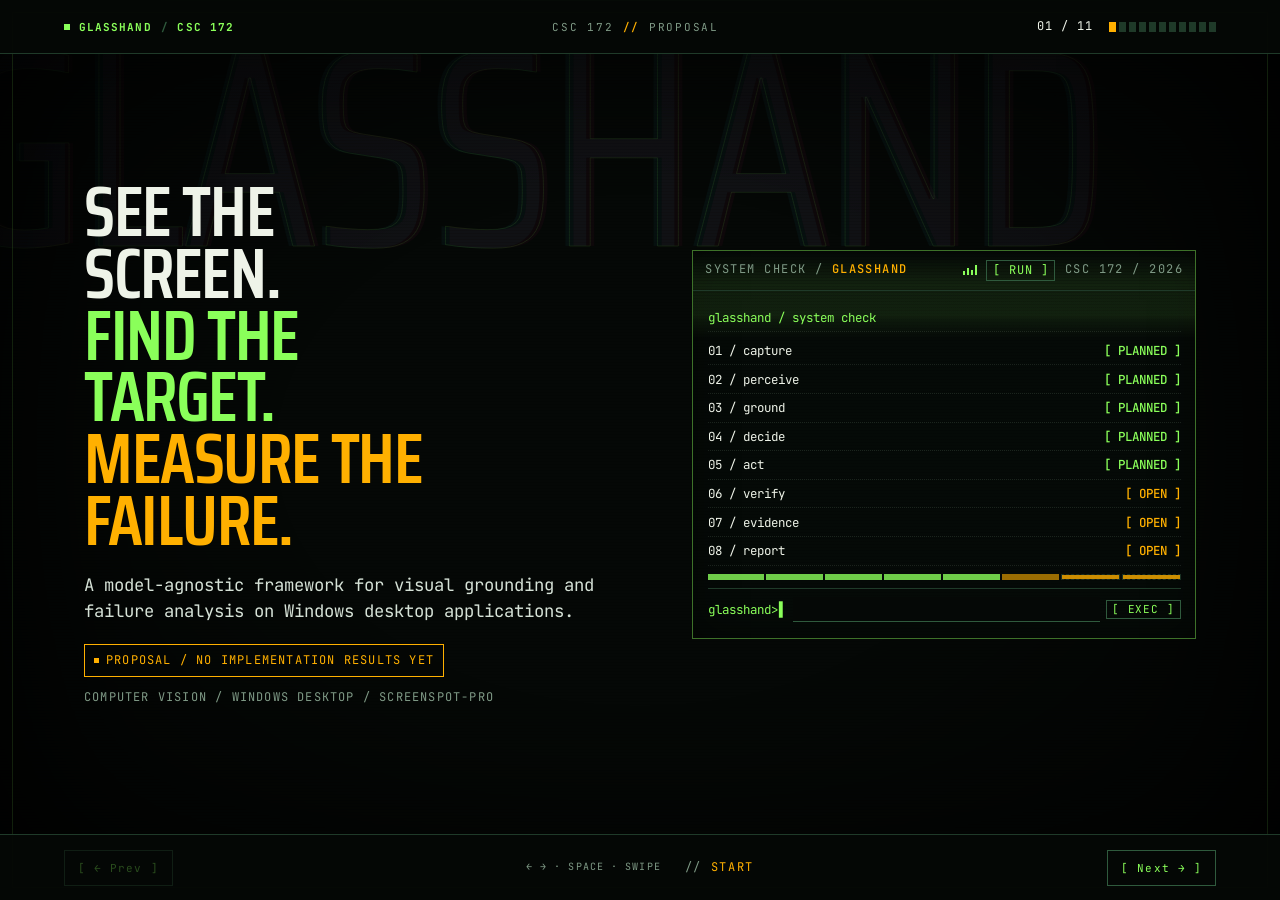
<file: presentation/index.html>
<!doctype html>
<html lang="en">
<head>
  <meta charset="utf-8">
  <meta name="viewport" content="width=device-width, initial-scale=1">
  <meta name="theme-color" content="#050806">
  <meta name="description" content="Proposal deck: a model-agnostic Computer Vision framework for Windows desktop automation, evaluated on ScreenSpot-Pro and analyzed with a CART decision tree.">
  <meta name="status" content="proposal">
  <title>Computer Vision–Driven Desktop Automation — CSC 172</title>
  <link rel="icon" type="image/svg+xml" href="favicon.svg">
  <link rel="stylesheet" href="tokens.css">
  <link rel="preconnect" href="https://fonts.googleapis.com">
  <link rel="preconnect" href="https://fonts.gstatic.com" crossorigin>
  <link href="https://fonts.googleapis.com/css2?family=Saira+Condensed:wght@400;500;600;700&family=JetBrains+Mono:wght@400;500;700&display=swap" rel="stylesheet">
  <style>
    /* ------------------------------------------------------------------
       Base and browser surfaces
       ------------------------------------------------------------------ */
    *{box-sizing:border-box}
    .sr-only{position:absolute;width:1px;height:1px;padding:0;margin:-1px;overflow:hidden;clip:rect(0,0,0,0);white-space:nowrap;border:0}
    html{scroll-behavior:smooth;scrollbar-width:thin;scrollbar-color:var(--phosphor-dim) var(--void)}
    body{
      margin:0;background:var(--void);color:var(--cream);
      font-family:var(--mono);font-size:clamp(16px,1.1vw,17px);line-height:1.65;font-weight:400;
      -webkit-font-smoothing:antialiased;text-rendering:optimizeLegibility;
      overflow-x:hidden;
    }
    ::selection{background:var(--phosphor);color:var(--void)}
    :focus-visible{outline:2px solid var(--amber);outline-offset:4px}
    ::-webkit-scrollbar{width:10px;height:10px}
    ::-webkit-scrollbar-track{background:var(--void)}
    ::-webkit-scrollbar-thumb{background:var(--line-2);border:2px solid var(--void)}
    a{color:var(--phosphor);text-decoration:underline;text-decoration-thickness:1px;text-underline-offset:.18em}
    a:hover{background:var(--phosphor);color:var(--void);text-decoration:none}
    button{font:inherit;color:inherit}
    h1,h2,h3,p{margin-top:0}
    h1,h2{font-family:var(--display);font-weight:600;text-transform:uppercase;text-wrap:balance;color:var(--cream)}
    h1{font-size:clamp(3.1rem,5.5vw,5.8rem);line-height:.88;letter-spacing:-.02em;margin:0 0 1.2rem;max-width:11ch}
    h2{font-size:clamp(2.4rem,4.6vw,4.6rem);line-height:.94;letter-spacing:-.02em;margin:0 0 1.1rem;max-width:18ch;text-wrap:balance}
    h3{font-family:var(--mono);font-size:clamp(.95rem,1.1vw,1.08rem);line-height:1.3;letter-spacing:.02em;text-transform:uppercase;font-weight:700;color:var(--cream);margin:0 0 .45rem}
    p{max-width:var(--measure);color:var(--body);margin:0 0 1rem}
    .phosphor{color:var(--phosphor)}
    .amber{color:var(--amber)}
    .lead{font-size:clamp(1.05rem,1.35vw,1.32rem);line-height:1.55;color:#d6e2d7;max-width:66ch;margin-bottom:1.2rem}
    .small{font-size:clamp(.86rem,.95vw,.96rem);line-height:1.6;color:var(--body)}
    .muted{color:var(--muted)}
    .boot-mask{
      position:fixed;inset:0;z-index:9999;background:var(--void);pointer-events:none;
      animation:bootMask .5s var(--ease) .04s both;
    }
    @keyframes bootMask{0%,50%{opacity:1;visibility:visible}100%{opacity:0;visibility:hidden}}

    /* ------------------------------------------------------------------
       CRT atmosphere
       The ghost, scanlines, roll, and vignette are fixed behind the deck.
       They never cover the content, so body copy keeps its contrast.
       ------------------------------------------------------------------ */
    .crt-ghost{
      position:fixed;left:-4vw;top:4vh;z-index:0;pointer-events:none;user-select:none;
      font-family:var(--display);font-size:clamp(12rem,22vw,24rem);line-height:.8;letter-spacing:-.02em;
      color:transparent;-webkit-text-stroke:1px rgba(138,255,90,.10);
      text-shadow:4px 0 rgba(255,46,136,.04),-4px 0 rgba(53,231,255,.04);
      white-space:nowrap;transition:opacity .7s var(--ease);
    }
    body:not([data-slide="1"]) .crt-ghost{opacity:.45}
    .crt-roll{
      position:fixed;left:0;right:0;top:-180px;height:180px;z-index:2;pointer-events:none;
      background:linear-gradient(180deg,transparent,rgba(138,255,90,.05),transparent);
      animation:roll 9s linear infinite;
    }
    @keyframes roll{to{transform:translateY(120vh)}}
    .crt-scanlines{
      position:fixed;inset:0;z-index:3;pointer-events:none;
      background:repeating-linear-gradient(0deg,rgba(0,0,0,.22) 0 1px,transparent 1px 3px);
      opacity:.5;
    }
    .crt-vignette{
      position:fixed;inset:0;z-index:3;pointer-events:none;
      background:radial-gradient(ellipse at center,transparent 40%,rgba(0,0,0,.72) 100%);
      box-shadow:inset 0 0 160px rgba(0,0,0,.85);
    }
    .crt-edge{position:fixed;inset:12px;z-index:3;border:1px solid rgba(138,255,90,.12);pointer-events:none}

    /* ------------------------------------------------------------------
       Fixed terminal chrome
       ------------------------------------------------------------------ */
    .top{
      position:fixed;inset:0 0 auto;z-index:30;height:var(--top-h);
      display:flex;align-items:center;justify-content:space-between;gap:1rem;
      padding:0 var(--gutter);border-bottom:1px solid var(--line);
      background:rgba(5,8,6,.94);font-size:11px;letter-spacing:.12em;text-transform:uppercase;color:var(--muted);
    }
    .brand{display:flex;align-items:center;gap:.55rem;color:var(--phosphor);font-weight:700;letter-spacing:.1em;white-space:nowrap}
    .brand .dot{width:6px;height:6px;background:var(--phosphor)}
    .brand .slash{color:var(--line-2)}
    .top-mid{color:var(--muted);letter-spacing:.16em;white-space:nowrap}
    .top-mid b{color:var(--amber);font-weight:500}
    .top-right{display:flex;align-items:center;gap:1rem}
    #count{color:var(--cream);font-size:12px;letter-spacing:.08em;white-space:nowrap}
    .progress{display:flex;align-items:center;gap:3px}
    .progress .seg{appearance:none;border:0;padding:0;display:block;width:7px;height:10px;background:var(--line);cursor:pointer;transition:background .3s var(--ease),transform .3s var(--ease),opacity .3s var(--ease)}
    .progress .seg.on{background:var(--phosphor)}
    .progress .seg.current{background:var(--amber);animation:segPulse 2.4s ease-in-out infinite}
    .progress .seg:hover{background:var(--cream);transform:scaleY(1.25)}
    .progress .seg:focus-visible{outline:2px solid var(--amber);outline-offset:3px}
    .controls{
      position:fixed;inset:auto 0 0;z-index:30;height:var(--bar-h);
      display:flex;align-items:center;justify-content:space-between;gap:1rem;
      padding:0 var(--gutter);border-top:1px solid var(--line);
      background:rgba(5,8,6,.94);font-size:11px;letter-spacing:.1em;text-transform:uppercase;
    }
    .controls button{
      appearance:none;border:1px solid var(--line-2);background:transparent;color:var(--phosphor);
      padding:.5rem .8rem;font-size:11px;letter-spacing:.1em;cursor:pointer;
      transition:background .2s var(--ease),color .2s var(--ease),border-color .2s var(--ease);
    }
    .controls button:hover:not(:disabled){background:var(--phosphor);color:var(--void);border-color:var(--phosphor)}
    .controls button:disabled{opacity:.28;cursor:not-allowed}
    .control-mid{display:flex;align-items:center;justify-content:center;gap:1.5rem;min-width:0}
    .keys{color:var(--muted);font-size:10px;white-space:nowrap}
    #label{color:var(--amber);font-size:12px;letter-spacing:.14em;white-space:nowrap}
    #label::before{content:"// ";color:var(--muted)}

    /* ------------------------------------------------------------------
       Slide frame and entrances
       ------------------------------------------------------------------ */
    main{position:relative;z-index:10}
    .slide{
      min-height:100svh;width:100%;margin:0;display:none;align-items:center;position:relative;
      padding:calc(var(--top-h) + 1.8rem) var(--gutter) calc(var(--bar-h) + 1.5rem);
    }
    .slide.active{display:flex}
    .slide.active .inner{animation:slideIn .5s var(--ease) both}
    @keyframes slideIn{from{opacity:0;transform:translateY(10px)}to{opacity:1;transform:none}}
    .slide.cover{padding:0;align-items:stretch}
    .slide.cover.active .cover-inner{animation:crtOn .55s var(--ease) both}
    @keyframes crtOn{
      0%{opacity:0;filter:brightness(2.2) blur(3px);clip-path:inset(0 0 100% 0)}
      45%{opacity:1;filter:brightness(1.25) blur(.6px);clip-path:inset(0)}
      100%{opacity:1;filter:none;clip-path:inset(0)}
    }
    .inner{width:min(100%,1180px);margin:0 auto;position:relative;z-index:10}
    .cover-inner{
      width:min(100%,1240px);margin:0 auto;min-height:100svh;position:relative;z-index:10;
      display:grid;grid-template-columns:1.05fr .95fr;gap:clamp(2rem,4vw,4rem);align-items:center;
      padding:calc(var(--top-h) + 1.6rem) var(--gutter) calc(var(--bar-h) + 1.6rem);
    }
    .cover-copy{min-width:0}
    .cover-line{display:block}
    .cover-copy .lead{max-width:52ch}
    .cover-status{display:flex;flex-wrap:wrap;align-items:center;gap:.7rem 1rem;margin-top:1rem}
    .status-chip{
      display:inline-flex;align-items:center;gap:.45rem;border:1px solid var(--amber);color:var(--amber);
      padding:.35rem .55rem;font-size:12px;letter-spacing:.1em;text-transform:uppercase;background:rgba(5,8,6,.45);
    }
    .status-chip::before{content:"";width:5px;height:5px;background:var(--amber)}
    .status-line{font-size:12px;letter-spacing:.1em;text-transform:uppercase;color:var(--muted)}

    /* ------------------------------------------------------------------
       Boot panel: the cover's demonstration of the loop
       ------------------------------------------------------------------ */
    .boot-panel{
      position:relative;align-self:center;border:1px solid rgba(138,255,90,.42);
      background:rgba(6,12,8,.9);box-shadow:inset 0 0 40px rgba(0,0,0,.5);overflow:hidden;
    }
    .boot-panel::before{
      content:"";position:absolute;left:0;right:0;top:0;height:18%;z-index:0;pointer-events:none;
      background:linear-gradient(180deg,transparent,rgba(138,255,90,.10),transparent);
      animation:bootScan 4.2s linear infinite;
    }
    .boot-panel::after{
      content:"";position:absolute;inset:0;pointer-events:none;
      background:repeating-linear-gradient(0deg,rgba(0,0,0,.16) 0 1px,transparent 1px 3px);
    }
    @keyframes bootScan{0%{transform:translateY(-120%)}100%{transform:translateY(650%)}}
    .boot-signal{display:inline-flex;align-items:flex-end;gap:2px;height:10px}
    .boot-signal i{display:block;width:2px;background:var(--phosphor);animation:signalBars 1.4s ease-in-out infinite;transform-origin:bottom}
    .boot-signal i:nth-child(1){height:4px;animation-delay:0s}
    .boot-signal i:nth-child(2){height:7px;animation-delay:.12s}
    .boot-signal i:nth-child(3){height:5px;animation-delay:.24s}
    .boot-signal i:nth-child(4){height:10px;animation-delay:.36s}
    @keyframes signalBars{0%,100%{transform:scaleY(.4);opacity:.5}50%{transform:scaleY(1);opacity:1}}
    .panel-head{
      display:flex;align-items:center;justify-content:space-between;gap:1rem;
      padding:.55rem .75rem;border-bottom:1px solid var(--line);
      font-size:12px;letter-spacing:.12em;text-transform:uppercase;color:var(--muted);
    }
    .panel-head b{color:var(--amber);font-weight:500}
    .panel-actions{display:flex;align-items:center;gap:.6rem;min-width:0}
    .panel-head button{
      appearance:none;border:1px solid var(--line-2);background:transparent;color:var(--phosphor);
      padding:.15rem .35rem;font:inherit;font-size:12px;line-height:1.2;letter-spacing:.08em;text-transform:uppercase;white-space:nowrap;cursor:pointer;
      transition:background .2s var(--ease),color .2s var(--ease),border-color .2s var(--ease);
    }
    .panel-head button:hover,.panel-head button:focus-visible{background:var(--phosphor);color:var(--void);border-color:var(--phosphor)}
    .panel-head button:focus-visible{outline:2px solid var(--amber);outline-offset:2px}
    .boot-panel .panel-head,.panel > .panel-head{position:relative;z-index:2}
    .boot-body{padding:.8rem .9rem 1rem;position:relative;z-index:1;font-size:clamp(.78rem,.88vw,.86rem);line-height:1.7}
    .boot-body::before{
      content:"";position:absolute;left:0;right:0;top:0;height:14%;z-index:2;pointer-events:none;
      background:linear-gradient(180deg,transparent,rgba(138,255,90,.08),transparent);
      animation:bootRowScan 3.6s linear infinite;
    }
    @keyframes bootRowScan{0%{transform:translateY(-150%)}100%{transform:translateY(820%)}}
    .boot-line{display:flex;justify-content:space-between;gap:1rem;border-bottom:1px dotted rgba(127,154,134,.18);padding:.2rem 0;opacity:0}
    .boot-panel.booted .boot-line{opacity:1}
    .boot-line b{font-weight:500;color:var(--phosphor)}
    .boot-line.pending b{color:var(--amber)}
    .boot-line.cmd{color:var(--phosphor);margin-bottom:.3rem}
    .boot-console{display:flex;align-items:center;gap:.4rem;margin-top:.5rem;border-top:1px solid var(--line);padding-top:.45rem}
    .boot-console .prompt{color:var(--phosphor);white-space:nowrap;font-size:.78rem}
    .boot-console .prompt::after{content:"▌";margin-left:.12rem;color:var(--phosphor);animation:cursorBlink .9s steps(2,end) infinite}
    @keyframes cursorBlink{0%,45%{opacity:1}46%,100%{opacity:0}}
    .boot-command{
      flex:1;min-width:0;appearance:none;border:0;border-bottom:1px solid var(--line-2);
      background:var(--void);color:var(--cream);font:inherit;font-size:.78rem;padding:.1rem .05rem;caret-color:var(--phosphor);
    }
    .boot-command:focus{outline:none;border-bottom-color:var(--phosphor)}
    .boot-console button{
      appearance:none;border:1px solid var(--line-2);background:transparent;color:var(--phosphor);
      padding:.12rem .3rem;font:inherit;font-size:11px;line-height:1.2;letter-spacing:.08em;text-transform:uppercase;cursor:pointer;
      transition:background .2s var(--ease),color .2s var(--ease);
    }
    .boot-console button:hover,.boot-console button:focus-visible{background:var(--phosphor);color:var(--void);border-color:var(--phosphor)}
    .console-out{margin:.35rem 0 0;min-height:1.15em;font-size:.78rem;line-height:1.4;color:var(--muted);white-space:pre-wrap}
    .console-out:empty{display:none}
    .console-out b{color:var(--phosphor);font-weight:500}
    .boot-bar{display:flex;gap:2px;margin-top:.55rem}
    .boot-bar i{display:block;position:relative;height:6px;flex:1;background:rgba(138,255,90,.14);opacity:.8;overflow:hidden}
    .boot-bar i::after{content:"";position:absolute;inset:0;background:var(--phosphor);transform:scaleX(0);transform-origin:left}
    .boot-panel.booted .boot-bar i::after{transform:scaleX(1)}
    .boot-panel.is-running .boot-bar i::after{animation:bootSegment .12s steps(1,end) both;animation-delay:var(--bar-d,0s)}
    @keyframes bootSegment{0%{transform:scaleX(0)}100%{transform:scaleX(1)}}
    .boot-bar i:nth-child(1){--bar-d:.08s}
    .boot-bar i:nth-child(2){--bar-d:.17s}
    .boot-bar i:nth-child(3){--bar-d:.31s}
    .boot-bar i:nth-child(4){--bar-d:.38s}
    .boot-bar i:nth-child(5){--bar-d:.52s}
    .boot-bar i:nth-child(6){--bar-d:.59s;background:rgba(255,176,0,.16);opacity:.6}
    .boot-bar i:nth-child(7){--bar-d:.74s;background:rgba(255,176,0,.08);border:1px dashed var(--line)}
    .boot-bar i:nth-child(8){--bar-d:.81s;background:transparent;border:1px dashed var(--line)}
    .boot-bar i:nth-child(6)::after,.boot-bar i:nth-child(7)::after,.boot-bar i:nth-child(8)::after{background:var(--amber)}

    /* ------------------------------------------------------------------
       Content primitives
       Rows and readouts replace the old card grid; panels are reserved for
       terminal windows (boot log, schema).
       ------------------------------------------------------------------ */
    .rows{border-top:1px solid var(--line)}
    .row{
      display:grid;grid-template-columns:3.2rem minmax(7rem,.7fr) minmax(0,1.3fr) auto;gap:1rem;
      align-items:start;padding:.85rem 0;border-bottom:1px solid var(--line);
    }
    .row .n{font-family:var(--display);font-size:1.5rem;line-height:1;color:var(--phosphor);letter-spacing:.02em}
    .row h3{margin:0 0 .25rem}
    .row p{margin:0;max-width:66ch;font-size:.9rem;line-height:1.55}
    .row .state{font-size:11px;letter-spacing:.1em;color:var(--amber);text-transform:uppercase;white-space:nowrap;padding-top:.2rem}
    .readout{display:grid;grid-template-columns:repeat(4,1fr);border-top:1px solid var(--line);border-bottom:1px solid var(--line);margin:.95rem 0}
    .readout div{padding:.75rem .8rem;border-right:1px solid var(--line)}
    .readout div:last-child{border-right:0}
    .readout b{display:block;font-family:var(--display);font-size:clamp(2rem,3.4vw,3.4rem);line-height:.9;letter-spacing:-.02em;color:var(--phosphor);font-weight:600}
    .readout span{display:block;margin-top:.35rem;font-size:11px;letter-spacing:.12em;text-transform:uppercase;color:var(--muted)}
    .pipeline{display:grid;grid-template-columns:repeat(6,1fr);gap:.55rem;margin:1.2rem 0 0}
    .node{position:relative;appearance:none;display:block;width:100%;text-align:left;font:inherit;color:inherit;cursor:pointer;border:1px solid var(--line);background:rgba(7,16,10,.78);padding:.7rem .65rem;min-height:7.6rem;overflow:hidden}
    .node > *{position:relative;z-index:1}
    .node .id{display:block;margin-bottom:.35rem;font-size:11px;letter-spacing:.12em;color:var(--muted)}
    .node b{display:block;margin-bottom:.35rem;font-family:var(--display);font-size:clamp(1.05rem,1.4vw,1.45rem);line-height:1;text-transform:uppercase;color:var(--cream);font-weight:600}
    .node small{display:block;font-size:.76rem;line-height:1.4;color:var(--body)}
    .boundaries{display:grid;grid-template-columns:3fr 1fr 2fr;gap:1px;background:var(--line);border:1px solid var(--line);margin-top:1rem}
    .boundaries div{background:rgba(5,8,6,.85);padding:.55rem .7rem;font-size:11px;letter-spacing:.12em;text-transform:uppercase;color:var(--muted)}
    .boundaries b{display:block;margin-bottom:.2rem;color:var(--cream);font-weight:500}
    .channels{display:grid;grid-template-columns:1fr 1fr;gap:1.2rem;margin-top:1rem}
    .channel{display:flex;flex-direction:column;height:100%;border-top:1px solid var(--line-2);padding-top:.8rem;transition:background .25s var(--ease)}
    .channel:hover{background:rgba(138,255,90,.025)}
    .channel .ch-head{display:flex;justify-content:space-between;gap:1rem;margin-bottom:.55rem;font-size:11px;letter-spacing:.1em;text-transform:uppercase;color:var(--muted)}
    .channel .ch-head b{color:var(--phosphor);font-weight:500}
    .channel:nth-child(2) .ch-head b{color:var(--amber)}
    .channel h3{font-family:var(--display);font-size:clamp(1.6rem,2.2vw,2.2rem);line-height:1;text-transform:uppercase;letter-spacing:-.01em;margin-bottom:.55rem}
    .channel p{font-size:.9rem;line-height:1.55;margin-bottom:.55rem}
    .channel ul{list-style:none;padding:0;margin:0;font-size:.8rem;line-height:1.6;color:var(--muted)}
    .channel li::before{content:"+ ";color:var(--phosphor)}
    .channel:nth-child(2) li::before{content:"+ ";color:var(--amber)}
    .channel-flow{position:relative;display:flex;align-items:center;gap:.4rem;margin-top:auto;border-top:1px solid var(--line);padding-top:.7rem;overflow:hidden}
    .channel-flow::after{content:"";position:absolute;top:0;bottom:0;left:0;width:18%;pointer-events:none;background:linear-gradient(90deg,transparent,rgba(138,255,90,.16),transparent);animation:flowScan 3.6s linear infinite}
    .channel:nth-child(2) .channel-flow::after{background:linear-gradient(90deg,transparent,rgba(255,176,0,.16),transparent);animation-delay:-1.2s}
    .channel-flow span{flex:1;text-align:center;border:1px solid var(--line-2);padding:.35rem .3rem;font-size:11px;line-height:1.3;letter-spacing:.08em;text-transform:uppercase;color:var(--body);background:rgba(5,8,6,.45)}
    .channel-flow i{font-style:normal;color:var(--phosphor);font-size:12px;line-height:1}
    .channel:nth-child(2) .channel-flow i{color:var(--amber)}
    .channel-flow span:last-child{color:var(--phosphor);border-color:var(--phosphor)}
    .channel:nth-child(2) .channel-flow span:last-child{color:var(--amber);border-color:var(--amber)}
    .queries{display:grid;gap:.8rem;margin-top:1.1rem}
    .questions-grid{display:grid;grid-template-columns:minmax(0,1.55fr) minmax(280px,.75fr);gap:1.2rem;align-items:start;margin-top:1.1rem}
    .questions-grid .queries{margin-top:0}
    .evidence-panel{display:flex;flex-direction:column;align-self:stretch}
    .evidence-chain{position:relative;padding:.65rem 0 .7rem 1rem;border-top:1px solid var(--line)}
    .evidence-chain::before{content:"";position:absolute;left:0;top:.8rem;bottom:.8rem;border-left:1px solid var(--line-2)}
    .evidence-chain::after{content:"";position:absolute;left:-2px;top:.8rem;width:5px;height:5px;background:var(--amber);animation:evidenceRun 3.8s linear infinite}
    .evidence-chain span{display:block;font-size:11px;line-height:1.35;letter-spacing:.1em;text-transform:uppercase;color:var(--muted)}
    .evidence-chain b{display:block;margin:.1rem 0;font-size:12px;line-height:1.3;letter-spacing:.04em;text-transform:uppercase;color:var(--phosphor);font-weight:500}
    .evidence-chain small{display:block;font-size:11px;line-height:1.4;letter-spacing:.02em;color:var(--muted)}
    .evidence-chain.amber b{color:var(--amber)}
    .evidence-chain.shared b{color:var(--cream)}
    @keyframes evidenceRun{0%{top:.8rem;opacity:0}10%{opacity:1}90%{opacity:1}100%{top:calc(100% - .8rem);opacity:0}}
    .question-basis{position:relative;display:grid;grid-template-columns:repeat(3,minmax(0,1fr));gap:1px;background:var(--line);border:1px solid var(--line);margin-top:1rem;overflow:hidden}
    .question-basis div{background:rgba(5,8,6,.9);padding:.55rem .65rem}
    .question-basis span{display:block;font-size:11px;line-height:1.35;letter-spacing:.08em;text-transform:uppercase;color:var(--muted)}
    .question-basis b{display:block;margin:.1rem 0;font-size:12px;line-height:1.3;letter-spacing:.04em;text-transform:uppercase;color:var(--cream);font-weight:500}
    .question-basis small{display:block;font-size:11px;line-height:1.4;color:var(--muted)}
    .question-basis::after{content:"";position:absolute;top:0;bottom:0;left:0;width:14%;pointer-events:none;background:linear-gradient(90deg,transparent,rgba(138,255,90,.1),transparent);animation:flowScan 4.6s linear infinite}
    .channel-output{position:relative;display:grid;grid-template-columns:1fr 1fr;gap:1px;background:var(--line);border:1px solid var(--line);margin-top:1rem;overflow:hidden}
    .channel-output div{background:rgba(5,8,6,.9);padding:.55rem .65rem}
    .channel-output span{display:block;font-size:11px;line-height:1.35;letter-spacing:.08em;text-transform:uppercase;color:var(--muted)}
    .channel-output b{display:block;margin:.1rem 0;font-size:12px;line-height:1.3;letter-spacing:.04em;text-transform:uppercase;color:var(--phosphor);font-weight:500}
    .channel-output div:last-child b{color:var(--amber)}
    .channel-output small{display:block;font-size:11px;line-height:1.4;color:var(--muted)}
    .channel-output::after{content:"";position:absolute;top:0;bottom:0;left:0;width:14%;pointer-events:none;background:linear-gradient(90deg,transparent,rgba(138,255,90,.1),transparent);animation:flowScan 4.6s linear infinite}
    .check-rail{position:relative;display:flex;align-items:center;gap:.4rem;margin-top:.8rem;border-top:1px solid var(--line);padding-top:.6rem;font-size:11px;line-height:1.3;letter-spacing:.06em;text-transform:uppercase;color:var(--muted);overflow:hidden;flex-wrap:wrap}
    .check-rail span{border:1px solid var(--line-2);padding:.28rem .4rem;background:rgba(5,8,6,.45);color:var(--body)}
    .check-rail span:first-child,.check-rail span:last-child{color:var(--phosphor);border-color:var(--phosphor)}
    .check-rail i{font-style:normal;color:var(--amber);font-size:12px;animation:arrowPulse 2.6s ease-in-out infinite}
    .check-rail::after{content:"";position:absolute;top:0;bottom:0;left:0;width:18%;pointer-events:none;background:linear-gradient(90deg,transparent,rgba(138,255,90,.12),transparent);animation:flowScan 4.4s linear infinite}
    .query{border:1px solid var(--line);background:rgba(7,16,10,.78);padding:1rem 1.1rem;transition:background .25s var(--ease),border-color .25s var(--ease)}
    .query:hover{border-color:var(--line-2);background:rgba(7,16,10,.92)}
    .query-head{display:flex;justify-content:space-between;gap:1rem;margin-bottom:.45rem;font-size:11px;letter-spacing:.12em;text-transform:uppercase;color:var(--muted)}
    .query-head b{color:var(--amber);font-weight:500}
    .query p{margin:0;max-width:75ch;font-size:clamp(.92rem,1.1vw,1.02rem);line-height:1.6}
    .query p::before{content:"> ";color:var(--phosphor)}
    .split{display:grid;grid-template-columns:minmax(0,1.05fr) minmax(0,.95fr);gap:1.4rem;align-items:start}
    .panel{border:1px solid var(--line);background:rgba(7,16,10,.82);box-shadow:inset 0 0 32px rgba(0,0,0,.28)}
    .panel .panel-head{padding:.55rem .75rem}
    .schema{width:100%;border-collapse:collapse;font-size:.78rem;line-height:1.45}
    .schema th,.schema td{text-align:left;padding:.42rem .55rem;border-bottom:1px solid var(--line);vertical-align:top}
    .schema th{font-size:11px;letter-spacing:.12em;text-transform:uppercase;color:var(--muted);font-weight:500}
    .schema td:first-child{color:var(--phosphor);white-space:nowrap}
    .schema td:last-child{color:var(--body)}
    .methods{display:grid;grid-template-columns:1fr 1fr;gap:.9rem 1.2rem;margin-top:.2rem}
    .method{border-top:1px solid var(--line);padding-top:.55rem}
    .method h3{margin-bottom:.3rem}
    .method p{margin:0;font-size:.82rem;line-height:1.55}
    .reasons .row{grid-template-columns:2.4rem minmax(0,1fr)}
    .slide[data-n="08"] .reasons{display:grid;grid-template-columns:1fr 1fr;column-gap:2rem;border-top:1px solid var(--line)}
    .claims{display:grid;grid-template-columns:1fr 1fr;gap:1.4rem;margin-top:1rem}
    .claim h3{font-family:var(--display);font-size:clamp(1.6rem,2.2vw,2.2rem);line-height:1;text-transform:uppercase;margin-bottom:.6rem}
    .claim:first-child h3{color:var(--phosphor)}
    .claim:last-child h3{color:var(--amber)}
    .claim ul{list-style:none;padding:0;margin:0}
    .claim li{position:relative;padding-left:1.1rem;margin-bottom:.45rem;font-size:.88rem;line-height:1.5;color:var(--body)}
    .claim:first-child li::before{content:"+";position:absolute;left:0;color:var(--phosphor)}
    .claim:last-child li::before{content:"-";position:absolute;left:0;color:var(--amber)}
    .risks{margin-top:1.1rem;border:1px solid var(--line);padding:.65rem .8rem;font-size:.78rem;line-height:1.55;color:var(--muted);transition:border-color .25s var(--ease)}
    .risks:hover{border-color:var(--line-2)}
    .risks b{color:var(--amber);font-weight:500}
    .note{margin-top:1rem;border:1px solid var(--line);padding:.65rem .8rem;background:rgba(7,16,10,.65);font-size:.8rem;line-height:1.55;color:var(--muted)}
    .note b{color:var(--amber);font-weight:500}
    .note.warn{border-color:rgba(255,176,0,.4)}
    .dataset h2{max-width:26ch}
    .dataset .lead{max-width:76ch;font-size:clamp(1rem,1.2vw,1.18rem);line-height:1.5;margin-bottom:.8rem}
    .dataset .readout{margin:.6rem 0}
    .dataset .readout div{padding:.7rem}
    .dataset .readout b{font-size:clamp(1.9rem,3vw,3rem)}
    .dataset .row{grid-template-columns:2.6rem minmax(6.5rem,.65fr) minmax(0,1.45fr) auto;padding:.55rem 0}
    .dataset .row p{font-size:.84rem;line-height:1.5}
    .dataset .note{margin-top:.45rem;padding:.42rem .65rem;font-size:.76rem;line-height:1.5}
    .refs{list-style:none;padding:0;margin:.6rem 0 0;counter-reset:ref}
    .refs li{position:relative;padding-left:2rem;padding-bottom:.35rem;margin-bottom:.35rem;border-bottom:1px solid rgba(31,58,41,.6);font-size:clamp(.8rem,.86vw,.86rem);line-height:1.42;color:var(--body)}
    .refs li::before{position:absolute;left:0;top:0;counter-increment:ref;content:"[" counter(ref) "]";color:var(--muted);font-size:.8rem}
    .refs a{overflow-wrap:anywhere}
    .refs .used{display:inline-block;margin-left:.35rem;vertical-align:.08em;font-size:11px;letter-spacing:.08em;text-transform:uppercase;color:var(--amber);border:1px solid var(--line);padding:.08rem .22rem;white-space:nowrap}

    /* ------------------------------------------------------------------
       Diagram surfaces
       The loop, the dataset record, and the contribution checks turn the
       slide's argument into a second reading surface. Each is built from
       1px instrument strokes, mono labels, and one signal color.
       ------------------------------------------------------------------ */
    .problem-grid,.dataset-body,.support-grid{display:grid;gap:1.2rem;align-items:start}
    .problem-grid{grid-template-columns:minmax(0,1.12fr) minmax(0,.88fr)}
    .dataset-body{grid-template-columns:minmax(0,1.08fr) minmax(0,.92fr)}
    .support-grid{grid-template-columns:minmax(0,1.12fr) minmax(0,.88fr);align-items:stretch}
    .problem-copy,.dataset-body .rows{min-width:0}
    .problem-copy .row{grid-template-columns:3.2rem minmax(0,1fr) auto}
    .dataset-body .row{grid-template-columns:2.6rem minmax(0,1fr) auto}
    .support-grid .row{grid-template-columns:3.2rem minmax(0,1fr) auto}
    .loop-panel,.record-panel,.tri-panel{display:flex;flex-direction:column;align-self:stretch}
    .loop-panel{align-self:center;justify-content:flex-start}

    .loop-svg,.tri-svg{display:block;width:100%;height:auto;padding:.45rem .55rem .55rem}
    .loop-svg text,.tri-svg text{font-family:var(--mono);letter-spacing:.08em;text-transform:uppercase}
    .loop-node{fill:rgba(7,16,10,.92);stroke:var(--line-2);stroke-width:1}
    .loop-step{fill:var(--muted);font-size:10px}
    .loop-label{fill:var(--cream);font-size:12px;font-weight:700}
    .loop-sub{fill:var(--muted);font-size:11px}
    .loop-link,.loop-return{fill:none;stroke:var(--phosphor);stroke-width:3}
    .loop-return{stroke-dasharray:none}
    .loop-trace{fill:none;stroke:var(--amber);stroke-width:2;stroke-linecap:butt;stroke-dasharray:5 17;animation:loopTrace 2.8s linear infinite}
    @keyframes loopTrace{to{stroke-dashoffset:-22}}
    .loop-cut{stroke:var(--amber);stroke-width:1;stroke-dasharray:3 4;animation:cutMove 3s linear infinite}
    .loop-cut-label{fill:var(--amber);font-size:10.5px;paint-order:stroke;stroke:var(--panel);stroke-width:4;stroke-linejoin:round}
    .loop-legend{fill:var(--muted);font-size:10.5px}
    .loop-legend.amber{fill:var(--amber)}

    .record-panel{padding-bottom:.05rem;align-self:start}
    .record-head-right{display:flex;align-items:center;gap:.55rem}
    .record-flow{
      display:flex;flex-direction:column;gap:0;
      margin:.45rem .75rem 0;
    }
    .record-step{
      display:grid;grid-template-columns:6.7rem minmax(0,1fr);align-items:center;gap:.8rem;
      min-height:0;border:0;border-top:1px solid var(--line);background:none;padding:.42rem 0;
      opacity:.58;transition:opacity .25s var(--ease),background .25s var(--ease),border-color .25s var(--ease);
    }
    .record-step.is-current{opacity:1;background:rgba(138,255,90,.035);border-color:var(--line-2)}
    .record-step.is-current span{color:var(--amber)}
    .record-step.is-current b{color:var(--phosphor)}
    .record-step span{display:block;font-size:11px;line-height:1.35;letter-spacing:.1em;text-transform:uppercase;color:var(--muted)}
    .record-step b{display:block;font-size:12px;line-height:1.3;letter-spacing:.04em;text-transform:uppercase;color:var(--phosphor);font-weight:500;text-align:right}
    .record-value{text-align:right}
    .record-value small{display:block;margin-top:.12rem;font-size:11px;line-height:1.35;letter-spacing:.02em;text-transform:none;color:var(--muted)}
    .record-step-screen{display:block;padding:.5rem 0}
    .record-step-screen > span{display:block;margin-bottom:.3rem}
    .record-window{position:relative;display:flex;flex-direction:column;height:6.2rem;padding:.5rem;border:1px solid var(--line);background:rgba(5,8,6,.72);overflow:hidden;transition:border-color .3s var(--ease)}
    .record-window-bar{display:flex;align-items:center;gap:.22rem;padding:.5rem;border-bottom:1px solid var(--line);background:rgba(138,255,90,.035)}
    .record-window-bar i{display:block;width:4px;height:4px;background:var(--muted);border-radius:50%}
    .record-window-bar span{margin-left:auto;font-size:10px;line-height:1;letter-spacing:.1em;text-transform:uppercase;color:var(--body)}
    .record-window-body{display:grid;grid-template-columns:24% minmax(0,1fr);flex:1;min-height:0}
    .record-window-side{display:flex;flex-direction:column;gap:.32rem;padding:.42rem .35rem;border-right:1px solid var(--line)}
    .record-window-side i{display:block;height:3px;background:var(--line-2)}
    .record-window-side i:nth-child(2){width:72%}
    .record-window-side i:nth-child(3){width:84%}
    .record-window-side i:nth-child(4){width:48%}
    .record-window-canvas{position:relative;padding:.48rem .5rem}
    .record-window-line{display:block;width:42%;height:4px;margin-bottom:.3rem;background:var(--line-2)}
    .record-window-line.short{width:28%}
    .record-control{position:absolute;left:58%;top:53%;width:20%;height:18%;border:1px solid var(--line-2);background:rgba(138,255,90,.07)}
    .record-target{position:absolute;left:58%;top:53%;width:20%;height:18%;border:2px solid var(--amber);background:rgba(255,176,0,.06);opacity:0;transform:scale(.92);transition:opacity .28s var(--ease),transform .28s var(--ease);z-index:2}
    .record-target b{position:absolute;left:0;top:-.95rem;padding:0 .2rem;background:rgba(7,16,10,.95);font-size:11px;line-height:1.2;letter-spacing:.1em;text-transform:uppercase;color:var(--amber);font-weight:500;white-space:nowrap}
    .record-window.is-targeted .record-target{opacity:1;transform:none;animation:targetPulse 2.2s ease-in-out infinite}
    .record-scan{position:absolute;left:0;right:0;top:0;height:2px;background:linear-gradient(90deg,transparent,var(--phosphor),transparent);opacity:0;pointer-events:none}
    .record-window.is-scanning .record-scan{animation:recordScan 1.8s linear both;opacity:1}
    .record-cursor{position:absolute;left:8%;top:18%;width:26px;height:26px;opacity:0;transform:rotate(10deg);transition:left .9s cubic-bezier(.22,.8,.24,1),top .9s cubic-bezier(.22,.8,.24,1),opacity .25s var(--ease);pointer-events:none;z-index:3}
    .record-window.is-scanning .record-cursor,.record-window.is-targeted .record-cursor{left:68%;top:62%;opacity:1}
    .record-target-crop{display:block;width:6.8rem;height:1.3rem;margin:.25rem 0 0 auto;position:relative;border:1px solid var(--line-2);background:rgba(5,8,6,.75)}
    .record-target-crop i{position:absolute;left:32%;top:26%;width:36%;height:48%;border:2px solid var(--amber);background:rgba(255,176,0,.08)}
    .record-step.is-current .record-target-crop i{animation:targetPulse 2.2s ease-in-out infinite}
    .record-arrow{display:none}
    .coverage{margin:.45rem .65rem .5rem;border-top:1px solid var(--line);padding-top:.35rem}
    .coverage-head{display:flex;justify-content:space-between;gap:.5rem;font-size:11px;line-height:1.4;letter-spacing:.08em;text-transform:uppercase;color:var(--muted)}
    .coverage-head b{color:var(--phosphor);font-weight:500}
    .coverage-bar{display:flex;height:6px;border:1px solid var(--line-2);margin-top:.3rem}
    .coverage-bar i{display:block;width:64.5%;background:linear-gradient(90deg,var(--phosphor),rgba(138,255,90,.55),var(--phosphor));background-size:200% 100%;animation:coverageShimmer 3.5s linear infinite}
    .coverage-bar span{display:block;flex:1;background:var(--line)}
    .coverage-scale{display:flex;justify-content:space-between;gap:.5rem;margin-top:.25rem;font-size:11px;line-height:1.4;letter-spacing:.08em;text-transform:uppercase;color:var(--muted)}

    .tri-panel{display:flex;flex-direction:column}
    .tri-svg{flex:1}
    .tri-link{fill:none;stroke:var(--line-2);stroke-width:1;stroke-dasharray:2 4;animation:triDash 4s linear infinite}
    .tri-link:nth-of-type(2){animation-delay:.8s}
    .tri-link:nth-of-type(3){animation-delay:1.6s}
    .tri-link:nth-of-type(4){animation-delay:2.4s}
    .tri-satellite{fill:rgba(7,16,10,.92);stroke:var(--line-2);stroke-width:1}
    .tri-primary{fill:rgba(138,255,90,.06);stroke:var(--phosphor);stroke-width:1.4;animation:triPulse 3.6s ease-in-out infinite}
    .tri-label{fill:var(--cream);font-size:10.5px;font-weight:700}
    .tri-role{fill:var(--muted);font-size:10.5px}
    .tri-primary-label{fill:var(--phosphor);font-size:16px;font-weight:700}
    .tri-primary-role{fill:var(--phosphor)}
    .tri-legend{display:flex;justify-content:space-between;gap:.4rem;margin:0 .65rem .65rem;border-top:1px solid var(--line);padding-top:.45rem;font-size:11px;line-height:1.4;letter-spacing:.04em;text-transform:uppercase;color:var(--muted)}
    .tri-legend span{display:flex;align-items:center;gap:.35rem}
    .tri-legend i{display:block;width:5px;height:5px;background:var(--phosphor)}
    .tri-legend span:nth-child(2) i{background:var(--line-2)}
    @keyframes triPulse{0%,100%{stroke-opacity:1}50%{stroke-opacity:.55}}

    .scope-map{margin-top:1rem;border:1px solid var(--line);background:rgba(7,16,10,.72)}
    .scope-head{display:flex;justify-content:space-between;gap:1rem;padding:.5rem .7rem;border-bottom:1px solid var(--line);font-size:11px;line-height:1.4;letter-spacing:.1em;text-transform:uppercase;color:var(--muted)}
    .scope-head b{color:var(--amber);font-weight:500}
    .scope-track{position:relative;display:grid;grid-template-columns:repeat(3,minmax(0,1fr)) 3rem repeat(2,minmax(0,1fr));gap:1px;background:var(--line);overflow:hidden}
    .scope-track::after{content:"";position:absolute;top:0;left:0;width:5px;height:5px;background:var(--amber);z-index:2;pointer-events:none;animation:scopeRun 6.5s ease-in-out infinite}
    .scope-node{background:rgba(5,8,6,.94);padding:.5rem .6rem;min-height:3.6rem}
    .scope-node span,.scope-node small{display:block;font-size:11px;line-height:1.35;letter-spacing:.08em;text-transform:uppercase;color:var(--muted)}
    .scope-node b{display:block;margin:.1rem 0;font-size:12px;line-height:1.3;letter-spacing:.04em;text-transform:uppercase;color:var(--cream);font-weight:500}
    .scope-node.in{border-top:1px solid var(--phosphor)}
    .scope-node.out{border-top:1px dashed var(--amber)}
    .scope-node.out b{color:var(--amber)}
    .scope-cut{position:relative;display:flex;align-items:center;justify-content:center;background:rgba(5,8,6,.94)}
    .scope-cut::before{content:"";position:absolute;top:0;bottom:0;left:50%;border-left:1px dashed var(--amber);animation:boundaryPulse 3.8s ease-in-out infinite}
    .artifact-chain{position:relative;display:flex;align-items:center;gap:.45rem;margin-top:.8rem;border-top:1px solid var(--line);padding-top:.6rem;font-size:11px;line-height:1.35;letter-spacing:.04em;text-transform:uppercase;color:var(--muted);overflow:hidden;flex-wrap:wrap}
    .artifact-chain span{border:1px solid var(--line-2);padding:.28rem .4rem;background:rgba(5,8,6,.45);color:var(--body)}
    .artifact-chain span:last-child{color:var(--phosphor);border-color:var(--phosphor)}
    .artifact-chain i{font-style:normal;color:var(--amber);font-size:12px;animation:arrowPulse 2.6s ease-in-out infinite}
    .artifact-chain::after{content:"";position:absolute;top:0;bottom:0;left:0;width:18%;pointer-events:none;background:linear-gradient(90deg,transparent,rgba(138,255,90,.12),transparent);animation:flowScan 4.8s linear infinite}
    .scope-cut span{position:relative;z-index:1;padding:.25rem 0;background:var(--void);writing-mode:vertical-rl;transform:rotate(180deg);font-size:11px;line-height:1.3;letter-spacing:.1em;text-transform:uppercase;color:var(--amber)}
    @keyframes boundaryPulse{0%,100%{opacity:1}50%{opacity:.45}}

    /* ------------------------------------------------------------------
       Authored motion
       The deck is a presentation surface, not a general web UI. Motion is
       part of the argument: the screen refreshes, signals travel, and the
       boot log can be replayed. None of these loops are reduced or disabled;
       the presentation is the product.
       ------------------------------------------------------------------ */
    @keyframes ghostDrift{
      0%,100%{transform:translate3d(0,0,0)}
      50%{transform:translate3d(-1.2%,-.8%,0)}
    }
    @keyframes cutMove{to{stroke-dashoffset:-14}}
    @keyframes flowScan{0%{transform:translateX(-110%)}100%{transform:translateX(620%)}}
    @keyframes shotScan{0%{transform:translateY(-110%)}100%{transform:translateY(420%)}}
    @keyframes recordScan{0%{transform:translateY(0);opacity:0}10%{opacity:1}88%{opacity:1}100%{transform:translateY(calc(6.2rem - 2px));opacity:0}}
    @keyframes arrowPulse{0%,100%{opacity:.55}50%{opacity:1}}
    @keyframes coverageShimmer{0%{background-position:200% 0}100%{background-position:-200% 0}}
    @keyframes triDash{to{stroke-dashoffset:-12}}
    @keyframes scopeRun{0%{left:0;opacity:0}8%{opacity:1}55%{left:58%;opacity:1}65%,100%{left:58%;opacity:0}}
    @keyframes targetPulse{0%,100%{border-color:var(--amber);opacity:.85}50%{border-color:var(--phosphor);opacity:1}}
    .crt-ghost{animation:ghostDrift 26s ease-in-out infinite}

    @keyframes vignetteBreathe{0%,100%{opacity:.92}50%{opacity:1}}
    .crt-vignette{animation:vignetteBreathe 8s ease-in-out infinite}

    @keyframes dotPulse{0%,100%{opacity:1}50%{opacity:.35}}
    .brand .dot{animation:dotPulse 3.2s ease-in-out infinite}

    @keyframes segPulse{
      0%,100%{opacity:1;transform:scaleY(1)}
      50%{opacity:.55;transform:scaleY(.72)}
    }

    @keyframes slideSweep{0%{transform:translateY(0)}100%{transform:translateY(100vh)}}
    .slide::before{
      content:"";position:absolute;left:0;right:0;top:0;height:1px;z-index:5;pointer-events:none;
      background:linear-gradient(90deg,transparent,rgba(138,255,90,.5),transparent);opacity:0;
    }
    .slide.active::before{opacity:.45;animation:slideSweep 7s linear infinite}

    @keyframes rowScan{0%{transform:translateY(-40%)}100%{transform:translateY(420%)}}
    .rows{position:relative;overflow:hidden}
    .rows::after{
      content:"";position:absolute;left:0;right:0;top:0;height:35%;pointer-events:none;
      background:linear-gradient(180deg,transparent,rgba(138,255,90,.055),transparent);
      animation:rowScan 6s linear infinite;
    }
    .row{transition:background .25s var(--ease)}
    .row:hover{background:rgba(138,255,90,.035)}
    @keyframes statePulse{0%,100%{opacity:.72}50%{opacity:1}}
    .row .state{animation:statePulse 3.6s ease-in-out infinite}
    .readout div{transition:background .25s var(--ease)}
    .readout div:hover{background:rgba(138,255,90,.04)}
    @keyframes numberPulse{0%,100%{opacity:1}50%{opacity:.86}}
    .readout b{animation:numberPulse 4.5s ease-in-out infinite}

    /* The pipeline is a live signal path: a beam crosses the row while
       each node's status light blinks in sequence. Nodes are controls, so
       hovering or selecting one updates the readout below the boundary. */
    @keyframes signalFlowA{0%{left:0}100%{left:100%}}
    @keyframes signalFlowB{0%{left:-100%}100%{left:0}}
    .pipeline{position:relative}
    .pipeline-beams{position:absolute;left:0;right:0;top:-.55rem;height:1px;overflow:hidden;pointer-events:none;z-index:2}
    .pipeline-beams i{position:absolute;top:0;width:30%;height:1px;background:linear-gradient(90deg,transparent,var(--phosphor),transparent)}
    .pipeline-beams i:first-child{animation:signalFlowA 3s linear infinite}
    .pipeline-beams i:last-child{animation:signalFlowB 3s linear infinite}
    .pipeline-relay{position:absolute;left:0;top:0;width:10px;height:10px;margin:-5px 0 0 -5px;opacity:0;pointer-events:none;z-index:3}
    .pipeline-relay::before{content:"";position:absolute;right:5px;top:50%;width:96px;height:3px;transform-origin:right center;transform:translateY(-50%) rotate(var(--relay-angle,0deg));background:linear-gradient(90deg,transparent,rgba(255,176,0,.62))}
    .pipeline-relay img{position:absolute;left:50%;top:50%;width:30px;height:30px;transform:translate(-50%,-50%) rotate(var(--relay-tilt,0deg));opacity:0;pointer-events:none}
    .pipeline-relay.is-running{animation:relayTravel .62s cubic-bezier(.22,.8,.24,1) both;will-change:transform,opacity}
    .pipeline-relay.is-running .relay-hand{animation:relayHand .62s steps(1,end) both,relayWobble .62s ease-in-out both}
    .pipeline-relay.is-running .relay-click{animation:relayClick .62s steps(1,end) both,relayPress .62s cubic-bezier(.22,.8,.24,1) both}
    .pipeline-relay.is-thinking{opacity:1;transform:translate3d(var(--relay-x1),var(--relay-y1),0);animation:none}
    .pipeline-relay.is-thinking::before{opacity:0}
    .pipeline-relay.is-thinking .relay-hand{opacity:1;animation:relayThink 1s ease-in-out infinite}
    .pipeline-relay.is-thinking .relay-click{opacity:0;animation:none}
    .pipeline-relay.is-thinking::after{content:"···";position:absolute;left:50%;bottom:calc(100% + 2px);transform:translateX(-50%);font:12px/1 var(--mono);letter-spacing:.12em;color:var(--amber);opacity:.9;animation:thinkPulse 1s steps(2,end) infinite}
    @keyframes relayTravel{0%{transform:translate3d(var(--relay-x1),var(--relay-y1),0);opacity:0}12%{opacity:1}90%{opacity:1}100%{transform:translate3d(var(--relay-x2),var(--relay-y2),0);opacity:0}}
    @keyframes relayHand{0%,72%{opacity:1}72.01%,100%{opacity:0}}
    @keyframes relayClick{0%,72%{opacity:0}72.01%,100%{opacity:1}}
    @keyframes relayPress{0%,74%{transform:translate(-50%,-50%) rotate(var(--relay-tilt,0deg)) scale(1)}82%{transform:translate(-50%,-50%) rotate(var(--relay-tilt,0deg)) scale(.86)}90%,100%{transform:translate(-50%,-50%) rotate(var(--relay-tilt,0deg)) scale(1)}}
    @keyframes relayWobble{0%{transform:translate(-50%,-50%) rotate(calc(var(--relay-tilt,0deg) - 3deg))}55%{transform:translate(-50%,-50%) rotate(calc(var(--relay-tilt,0deg) + 3deg))}100%{transform:translate(-50%,-50%) rotate(var(--relay-tilt,0deg))}}
    @keyframes relayThink{0%,100%{opacity:.7;transform:translate(-50%,-50%) rotate(calc(var(--relay-tilt,0deg) - 3deg))}50%{opacity:1;transform:translate(-50%,-50%) rotate(calc(var(--relay-tilt,0deg) + 3deg))}}
    @keyframes thinkPulse{0%,100%{opacity:.35}50%{opacity:1}}
    @keyframes nodeBlink{0%,55%,100%{opacity:1}65%,90%{opacity:.2}}
    .node::after{
      content:"";position:absolute;right:.5rem;top:.5rem;width:5px;height:5px;background:var(--line-2);
      animation:nodeBlink 3.2s steps(2,end) infinite;animation-delay:var(--d,0s);
    }
    .node:nth-child(1)::after{--d:0s}
    .node:nth-child(2)::after{--d:.3s}
    .node:nth-child(3)::after{--d:.6s}
    .node:nth-child(4)::after{--d:.9s}
    .node:nth-child(5)::after{--d:1.2s}
    .node:nth-child(6)::after{--d:1.5s}
    .node.is-active::after{background:var(--phosphor)}
    .node:focus-visible{outline:2px solid var(--amber);outline-offset:2px;border-color:var(--phosphor)}
    .node.is-active{border-color:var(--phosphor);background:rgba(138,255,90,.06);transform:translateY(-2px);animation:nodeArrive .42s var(--ease),nodeAdvance 1.6s linear 1}
    .node.is-leaving{border-color:var(--phosphor);background:rgba(138,255,90,.06);transform:translateY(-2px);animation:nodeLeave .62s var(--ease) both;pointer-events:none}
    .node.is-active::before{content:"";position:absolute;left:0;right:0;top:0;height:18%;z-index:0;pointer-events:none;background:linear-gradient(180deg,transparent,rgba(138,255,90,.14),transparent);animation:nodeScan 1.6s linear 1}
    @keyframes nodeScan{0%{transform:translateY(-120%)}100%{transform:translateY(620%)}}
    @keyframes nodeArrive{0%{border-color:var(--line);background:rgba(7,16,10,.78);transform:translateY(0)}65%{border-color:var(--phosphor);background:rgba(138,255,90,.1);transform:translateY(-3px)}100%{border-color:var(--phosphor);background:rgba(138,255,90,.06);transform:translateY(-2px)}}
    @keyframes nodeLeave{0%{border-color:var(--phosphor);background:rgba(138,255,90,.06);transform:translateY(-2px)}100%{border-color:var(--line);background:rgba(7,16,10,.78);transform:translateY(0)}}
    /* Sentinel animation with the same duration as the scan; its end event advances the sequence. */
    @keyframes nodeAdvance{0%{outline-offset:0}100%{outline-offset:0}}
    .node.is-active b{color:var(--phosphor)}
    .boundaries div{transition:background .25s var(--ease),outline-color .25s var(--ease)}
    .boundaries div.is-linked{outline:1px solid var(--phosphor);outline-offset:-1px;background:rgba(138,255,90,.055);animation:boundaryLock .45s steps(2,end)}
    .boundaries div.is-linked b{color:var(--phosphor)}
    @keyframes boundaryLock{0%{outline-color:var(--amber)}100%{outline-color:var(--phosphor)}}
    .pipeline-readout.is-refreshed{animation:readoutIn .28s var(--ease)}
    @keyframes readoutIn{0%{opacity:.35;transform:translateX(-6px)}100%{opacity:1;transform:none}}
    .pipeline-readout{
      margin:.75rem 0 0;border-top:1px solid var(--line);padding-top:.5rem;
      font-size:11px;line-height:1.5;letter-spacing:.1em;text-transform:uppercase;color:var(--muted);
    }
    .pipeline-readout b{color:var(--phosphor);font-weight:500}

    @keyframes channelScan{0%{transform:translateY(-40%)}100%{transform:translateY(420%)}}
    .channel{position:relative;overflow:hidden}
    .channel::after{
      content:"";position:absolute;left:0;right:0;top:0;height:30%;pointer-events:none;
      background:linear-gradient(180deg,transparent,rgba(138,255,90,.05),transparent);
      animation:channelScan 7s linear infinite;
    }
    .channel:nth-child(2)::after{animation-delay:1.4s}

    @keyframes promptBlink{0%,55%,100%{opacity:1}65%,90%{opacity:.2}}
    .query p::before{animation:promptBlink 1.8s steps(2,end) infinite}
    @keyframes queryScan{0%{transform:translateY(-40%)}100%{transform:translateY(420%)}}
    .query{position:relative;overflow:hidden}
    .query::after{
      content:"";position:absolute;left:0;right:0;top:0;height:28%;pointer-events:none;
      background:linear-gradient(180deg,transparent,rgba(138,255,90,.05),transparent);
      animation:queryScan 7s linear infinite;
    }
    .query:nth-child(2)::after{animation-delay:1.3s}

    .panel{position:relative;overflow:hidden}
    @keyframes panelScan{0%{transform:translateY(-40%)}100%{transform:translateY(420%)}}
    .panel::after{
      content:"";position:absolute;left:0;right:0;top:0;height:30%;pointer-events:none;
      background:linear-gradient(180deg,transparent,rgba(138,255,90,.05),transparent);
      animation:panelScan 7s linear infinite;
    }
    .schema tbody tr{transition:background .2s var(--ease)}
    .schema tbody tr:hover{background:rgba(138,255,90,.04)}
    .method{transition:border-color .25s var(--ease)}
    .method:hover{border-color:var(--phosphor)}

    .claims{position:relative;overflow:hidden}
    .claims::after{
      content:"";position:absolute;left:0;right:0;top:0;height:26%;pointer-events:none;
      background:linear-gradient(180deg,transparent,rgba(138,255,90,.05),transparent);
      animation:panelScan 8s linear infinite;
    }
    .claim li{transition:color .2s var(--ease),transform .2s var(--ease)}
    .claim li:hover{color:var(--cream);transform:translateX(2px)}
    .refs li{transition:background .2s var(--ease),transform .2s var(--ease)}
    .refs li:hover{background:rgba(138,255,90,.035);transform:translateX(2px)}
    .refs{position:relative}
    .refs::after{
      content:"";position:absolute;left:0;right:0;top:0;height:24%;pointer-events:none;
      background:linear-gradient(180deg,transparent,rgba(138,255,90,.04),transparent);
      animation:panelScan 8s linear infinite;
    }

    @keyframes bootLine{
      0%{opacity:0;transform:translateY(3px)}
      100%{opacity:1;transform:none}
    }
    .boot-panel.is-running .boot-line{animation:bootLine .12s steps(1,end) both}
    .boot-panel.is-running .boot-line:nth-child(2){animation-delay:.08s}
    .boot-panel.is-running .boot-line:nth-child(3){animation-delay:.17s}
    .boot-panel.is-running .boot-line:nth-child(4){animation-delay:.31s}
    .boot-panel.is-running .boot-line:nth-child(5){animation-delay:.38s}
    .boot-panel.is-running .boot-line:nth-child(6){animation-delay:.52s}
    .boot-panel.is-running .boot-line:nth-child(7){animation-delay:.59s}
    .boot-panel.is-running .boot-line:nth-child(8){animation-delay:.74s}
    .boot-panel.is-running .boot-line:nth-child(9){animation-delay:.81s}
    @keyframes bootStatus{0%,100%{opacity:1}50%{opacity:.55}}
    .boot-panel.booted .boot-line b{animation:bootStatus 2.6s steps(2,end) infinite}
    .boot-line:nth-child(2) b{animation-delay:.08s}
    .boot-line:nth-child(3) b{animation-delay:.16s}
    .boot-line:nth-child(4) b{animation-delay:.24s}
    .boot-line:nth-child(5) b{animation-delay:.32s}
    .boot-line:nth-child(6) b{animation-delay:.4s}
    .boot-line:nth-child(7) b{animation-delay:.48s}
    .boot-line:nth-child(8) b{animation-delay:.56s}
    .boot-line:nth-child(9) b{animation-delay:.64s}
    @keyframes barPulse{0%,100%{opacity:.8}50%{opacity:.3}}
    .boot-bar i{animation:barPulse 1.7s ease-in-out infinite}
    .boot-bar i:nth-child(2){animation-delay:.08s}
    .boot-bar i:nth-child(3){animation-delay:.16s}
    .boot-bar i:nth-child(4){animation-delay:.24s}
    .boot-bar i:nth-child(5){animation-delay:.32s}
    .boot-bar i:nth-child(6){animation-delay:.4s}

    /* ------------------------------------------------------------------
       Responsive structure
       ------------------------------------------------------------------ */
    @media(max-width:1100px){
      .pipeline{grid-template-columns:repeat(3,1fr)}
      .node{min-height:6.4rem}
      .contrib-heading{max-width:none;text-wrap:pretty}
    }
    @media(max-width:900px){
      .top-mid{display:none}
      .cover-inner{grid-template-columns:1fr;min-height:auto;gap:1.5rem;padding-top:calc(var(--top-h) + 1rem);padding-bottom:calc(var(--bar-h) + 1rem)}
      .cover-copy h1{max-width:none}
      .cover-line{display:inline}
      .cover-line br{display:none}
      .slide h2{max-width:none;text-wrap:pretty}
      .boot-panel{width:100%;max-width:560px;margin:0 auto}
      .channels,.claims,.split,.methods{grid-template-columns:1fr}
      .slide[data-n="08"] .reasons{grid-template-columns:1fr}
      .questions-grid,.question-basis,.channel-output{grid-template-columns:1fr}
      .problem-grid,.dataset-body,.support-grid{grid-template-columns:1fr}
      .loop-panel,.record-panel,.tri-panel{width:100%;max-width:560px}
      .loop-panel{margin-inline:auto}
      .scope-track{grid-template-columns:1fr}
      .scope-track::after{display:none}
      .scope-cut{min-height:2rem}
      .scope-cut span{writing-mode:horizontal-tb;transform:none;padding:.15rem .3rem}
      .readout{grid-template-columns:repeat(2,1fr)}
      .readout div:nth-child(2){border-right:0}
      .readout div:nth-child(3),.readout div:nth-child(4){border-top:1px solid var(--line)}
      .boundaries{grid-template-columns:1fr}
      .row{grid-template-columns:2.4rem minmax(0,1fr)}
      .row .state{grid-column:2;padding-top:0}
      .row p{grid-column:2}
      .reasons .row{grid-template-columns:2.4rem minmax(0,1fr)}
    }
    @media(max-width:600px){
      :root{--top-h:3rem;--bar-h:3.6rem;--gutter:1rem}
      .crt-ghost{display:none}
      body{font-size:15px}
      h1{font-size:clamp(2.7rem,13vw,4.4rem)}
      h2{font-size:clamp(2rem,10vw,3.2rem)}
      .keys,#count{display:none}
      .progress .seg{width:5px;height:8px}
      .controls button{padding:.45rem .55rem;font-size:11px}
      .readout{grid-template-columns:1fr}
      .readout div{border-right:0;border-bottom:1px solid var(--line)}
      .readout div:last-child{border-bottom:0}
      .pipeline{grid-template-columns:1fr}
      .node{min-height:auto}
      .record-flow{grid-template-columns:1fr;gap:.3rem}
      .record-arrow{transform:rotate(90deg);justify-self:start;padding-left:.5rem}
      .record-step{min-height:auto}
      .refs li{padding-left:1.7rem}
      .refs .used{margin-left:.25rem}
    }
    @media(max-height:800px) and (min-width:901px){
      :root{--top-h:3rem;--bar-h:3.6rem}
      h1{font-size:clamp(2.9rem,5.3vw,5.3rem)}
      h2{font-size:clamp(2rem,3.7vw,3.7rem);margin-bottom:.8rem}
      .lead{font-size:clamp(.98rem,1.15vw,1.12rem);line-height:1.5;margin-bottom:.8rem}
      .slide{padding-top:calc(var(--top-h) + 1rem);padding-bottom:calc(var(--bar-h) + .8rem)}
      .cover-inner{padding-top:calc(var(--top-h) + .8rem);padding-bottom:calc(var(--bar-h) + .8rem)}
      .pipeline{gap:.4rem;margin-top:.8rem}
      .node{min-height:6rem;padding:.5rem .45rem}
      .node b{font-size:1.08rem}
      .node small{font-size:.74rem}
      .row{padding:.55rem 0}
      .row .n{font-size:1.2rem}
      .row p{font-size:.82rem;line-height:1.45}
      .readout b{font-size:clamp(1.7rem,2.6vw,2.6rem)}
      .dataset .rows{display:grid;grid-template-columns:repeat(3,1fr);gap:1rem;border-top:0}
      .dataset-body .rows{display:block;gap:0}
      .dataset .note{margin-top:.5rem}
      .dataset .row{display:grid;grid-template-columns:2rem minmax(0,1fr) auto;grid-template-rows:auto auto;gap:.2rem .4rem;border-top:1px solid var(--line);border-bottom:0;padding:.55rem 0}
      .dataset .row .n{grid-row:1;grid-column:1;font-size:1.2rem}
      .dataset .row div{display:contents}
      .dataset .row h3{grid-row:1;grid-column:2;margin:0}
      .dataset .row p{grid-row:2;grid-column:2 / 4;font-size:.8rem;line-height:1.45}
      .dataset .row .state{grid-row:1;grid-column:3;padding-top:0}
      .dataset-body .row{padding:.42rem 0}
      .query{padding:.75rem .85rem}
      .query p{font-size:.9rem;line-height:1.5}
      .tree{font-size:.76rem;padding:.7rem}
      .refs li{font-size:.8rem;line-height:1.4}
      .note{padding:.5rem .65rem;font-size:.76rem;line-height:1.45;margin-top:.7rem}
      .boot-body{font-size:.78rem;line-height:1.6}
      .channel h3,.claim h3{font-size:1.5rem}
      .record-panel .panel-head{padding:.4rem .65rem}
      .record-flow{margin:.3rem .65rem 0}
      .record-step{padding:.3rem 0}
      .record-value small{display:none}
      .record-step-screen{padding:.35rem 0}
      .record-step-screen > span{margin-bottom:.2rem}
      .record-window{height:3.6rem;padding:.26rem}
      .record-window-bar{padding:.18rem .3rem}
      .record-window-bar span{font-size:10px}
      .record-window-canvas{padding:.26rem}
      .record-step{padding:.22rem 0}
      .record-step-screen{padding:.26rem 0}
      .record-step-screen > span{margin-bottom:.16rem}
      .record-target-crop{width:4.8rem;height:.95rem;margin-top:.1rem}
      .record-target b{top:-.7rem;font-size:10px}
      .record-cursor{width:18px;height:18px}
      .coverage{margin:.22rem .65rem .18rem;padding-top:.24rem}
      .dataset .note{padding:.4rem .6rem;font-size:.72rem;line-height:1.35;margin-top:.5rem}
    }
    @media print{
      .top,.controls,.crt-ghost,.crt-roll,.crt-scanlines,.crt-vignette,.crt-edge,.boot-mask,.panel-head button{display:none!important}
      *,*::before,*::after{animation:none!important;transition:none!important}
      body{background:#fff;color:#000;font-size:10pt}
      body *{color:#111!important;background:transparent!important;border-color:#999!important;text-shadow:none!important;box-shadow:none!important}
      .slide{display:flex!important;min-height:auto;break-after:page;page-break-after:always;padding:1.2cm;color:#111!important}
      .slide .inner{max-width:none}
      .panel,.row,.note,.readout,.node,.query,.risks,.refs li{border-color:#999!important;background:#fff!important}
      a{color:#000!important}
      .slide.active .inner,.slide.cover.active .cover-inner{animation:none}
    }
  </style>
</head>
<body data-slide="1">
  <div class="boot-mask" aria-hidden="true"></div>
  <div class="crt-ghost" aria-hidden="true">GLASSHAND</div>
  <div class="crt-roll" aria-hidden="true"></div>
  <div class="crt-scanlines" aria-hidden="true"></div>
  <div class="crt-vignette" aria-hidden="true"></div>
  <div class="crt-edge" aria-hidden="true"></div>

  <header class="top">
    <div class="brand"><span class="dot"></span>GLASSHAND <span class="slash">/</span> CSC 172</div>
    <div class="top-mid">CSC 172 <b>//</b> PROPOSAL</div>
    <div class="top-right">
      <span id="count">01 / 11</span>
      <nav class="progress" aria-label="Jump to slide">
        <button type="button" class="seg on current" aria-label="Go to slide 1: Start" aria-current="step"></button>
        <button type="button" class="seg" aria-label="Go to slide 2: The problem"></button>
        <button type="button" class="seg" aria-label="Go to slide 3: Architecture"></button>
        <button type="button" class="seg" aria-label="Go to slide 4: Contributions"></button>
        <button type="button" class="seg" aria-label="Go to slide 5: Dataset"></button>
        <button type="button" class="seg" aria-label="Go to slide 6: Research questions"></button>
        <button type="button" class="seg" aria-label="Go to slide 7: Method"></button>
        <button type="button" class="seg" aria-label="Go to slide 8: CART"></button>
        <button type="button" class="seg" aria-label="Go to slide 9: Supporting analyses"></button>
        <button type="button" class="seg" aria-label="Go to slide 10: Scope"></button>
        <button type="button" class="seg" aria-label="Go to slide 11: References"></button>
      </nav>
      <div id="progress-status" class="sr-only" role="progressbar" aria-label="Presentation progress" aria-valuemin="1" aria-valuemax="11" aria-valuenow="1"></div>
    </div>
  </header>

  <main aria-live="polite">
    <section class="slide cover active" data-n="01" aria-label="Slide 1 of 11" aria-hidden="false">
      <div class="cover-inner">
        <div class="cover-copy">
          <h1><span class="cover-line">See the <br>screen.</span> <span class="cover-line phosphor">Find the <br>target.</span> <span class="cover-line amber">Measure the <br>failure.</span></h1>
          <p class="lead">A model-agnostic framework for visual grounding and failure analysis on Windows desktop applications.</p>
          <div class="cover-status">
            <span class="status-chip">Proposal / no implementation results yet</span>
            <span class="status-line">Computer Vision / Windows desktop / ScreenSpot-Pro</span>
          </div>
        </div>

        <aside class="boot-panel" aria-label="Proposal system check">
          <div class="panel-head"><span>SYSTEM CHECK / <b>GLASSHAND</b></span><span class="panel-actions"><span class="boot-signal" aria-hidden="true"><i></i><i></i><i></i><i></i></span><button id="boot-replay" type="button" aria-label="Replay boot sequence">[ RUN ]</button><span>CSC 172 / 2026</span></span></div>
          <div class="boot-body">
            <div class="boot-line cmd">glasshand / system check</div>
            <div class="boot-line"><span>01 / capture</span><b>[ PLANNED ]</b></div>
            <div class="boot-line"><span>02 / perceive</span><b>[ PLANNED ]</b></div>
            <div class="boot-line"><span>03 / ground</span><b>[ PLANNED ]</b></div>
            <div class="boot-line"><span>04 / decide</span><b>[ PLANNED ]</b></div>
            <div class="boot-line"><span>05 / act</span><b>[ PLANNED ]</b></div>
            <div class="boot-line pending"><span>06 / verify</span><b>[ OPEN ]</b></div>
            <div class="boot-line pending"><span>07 / evidence</span><b>[ OPEN ]</b></div>
            <div class="boot-line pending"><span>08 / report</span><b>[ OPEN ]</b></div>
            <div class="boot-bar"><i></i><i></i><i></i><i></i><i></i><i></i><i></i><i></i></div>
            <form class="boot-console" id="boot-console">
              <span class="prompt" aria-hidden="true">glasshand&gt;</span>
              <input class="boot-command" id="boot-command" name="command" type="text" autocomplete="off" spellcheck="false" aria-label="Terminal command">
              <button type="submit" aria-label="Run terminal command">[ EXEC ]</button>
            </form>
            <p class="console-out" id="console-out" aria-live="polite"></p>
            <span class="sr-only" id="console-announce" aria-live="polite"></span>
          </div>
        </aside>
      </div>
    </section>

    <section class="slide" data-n="02" aria-label="Slide 2 of 11" aria-hidden="true">
      <div class="inner">
        <h2>The screen is not an API.</h2>
        <div class="problem-grid">
          <div class="problem-copy">
            <p class="lead">Desktop applications expose pixels, not structured intent. A model can decide what to do, but it cannot act until it can see the interface, locate the right control, and verify what changed.</p>
            <div class="rows">
              <div class="row"><span class="n">01</span><div><h3>Perceive</h3><p>High-resolution screenshots, mixed DPI, small icons, and text at different scales.</p></div></div>
              <div class="row"><span class="n">02</span><div><h3>Ground</h3><p>Map a natural-language instruction to a target coordinate on the screen.</p></div></div>
              <div class="row"><span class="n">03</span><div><h3>Act, then verify</h3><p>Click or type, then check whether the visible state actually changed.</p></div></div>
            </div>
          </div>
          <aside class="panel loop-panel" role="img" aria-label="Three-stage closed loop: perceive pixels, ground a target, then act and verify state. A dashed benchmark cut after grounding marks where most benchmarks stop; a return path shows the full project loop.">
            <div class="panel-head"><span>Inference loop</span><span>Pixels only</span></div>
            <svg class="loop-svg" viewBox="0 0 400 220" aria-hidden="true">
              <defs>
                <marker id="loop-arrow" viewBox="0 0 8 8" refX="7" refY="4" markerWidth="7" markerHeight="7" markerUnits="userSpaceOnUse" orient="auto">
                  <path d="M0 0 L8 4 L0 8 Z" fill="#8aff5a"/>
                </marker>
              </defs>
              <rect class="loop-node" x="20" y="24" width="100" height="54"/>
              <text class="loop-step" x="28" y="39">01</text>
              <text class="loop-label" x="70" y="47" text-anchor="middle">PERCEIVE</text>
              <text class="loop-sub" x="70" y="63" text-anchor="middle">pixels</text>
              <rect class="loop-node" x="150" y="24" width="100" height="54"/>
              <text class="loop-step" x="158" y="39">02</text>
              <text class="loop-label" x="200" y="47" text-anchor="middle">GROUND</text>
              <text class="loop-sub" x="200" y="63" text-anchor="middle">target</text>
              <rect class="loop-node" x="280" y="24" width="100" height="54"/>
              <text class="loop-step" x="288" y="39">03</text>
              <text class="loop-label" x="334" y="44" text-anchor="middle">ACT +</text>
              <text class="loop-label" x="334" y="58" text-anchor="middle">VERIFY</text>
              <text class="loop-sub" x="334" y="72" text-anchor="middle">state check</text>
              <path class="loop-link" d="M122 51 H146" marker-end="url(#loop-arrow)"/>
              <path class="loop-link" d="M252 51 H276" marker-end="url(#loop-arrow)"/>
              <path class="loop-return" d="M334 80 V150 H70 V84" marker-end="url(#loop-arrow)"/>
              <path class="loop-trace" d="M122 51 H138 M252 51 H268 M334 80 V150 H70 V92"/>
              <path class="loop-cut" d="M265 6 V36"/>
              <path class="loop-cut" d="M265 66 V96"/>
              <text class="loop-cut-label" x="265" y="110" text-anchor="middle">STOP HERE</text>
              <circle cx="27" cy="201" r="3" fill="#8aff5a"/>
              <text class="loop-legend" x="38" y="205">PROJECT LOOP</text>
              <path d="M215 201 H235" stroke="#ffb000" stroke-width="1" stroke-dasharray="3 4"/>
              <text class="loop-legend amber" x="244" y="205">BENCHMARKS STOP</text>
            </svg>
          </aside>
        </div>
      </div>
    </section>

    <section class="slide" data-n="03" aria-label="Slide 3 of 11" aria-hidden="true">
      <div class="inner">
        <h2>The pipeline has three boundaries.</h2>
        <p class="lead">The framework separates perception, decision, and execution. The decision layer is model-agnostic; Jev is the first adapter, not the architecture.</p>
        <div class="pipeline">
          <button class="node" type="button" data-stage="A.01" data-name="Capture" data-detail="Windows screen or browser surface" data-boundary="perception" aria-pressed="false"><span class="id">A.01</span><b>Capture</b><small>Windows screen or browser surface</small></button>
          <button class="node" type="button" data-stage="A.02" data-name="Perceive" data-detail="Detection, OCR, element classification" data-boundary="perception" aria-pressed="false"><span class="id">A.02</span><b>Perceive</b><small>Detection, OCR, element classification</small></button>
          <button class="node" type="button" data-stage="A.03" data-name="Ground" data-detail="Instruction to target coordinate" data-boundary="perception" aria-pressed="false"><span class="id">A.03</span><b>Ground</b><small>Instruction → target coordinate</small></button>
          <button class="node" type="button" data-stage="A.04" data-name="Decide" data-detail="Model-agnostic action choice" data-boundary="decision" aria-pressed="false"><span class="id">A.04</span><b>Decide</b><small>Model-agnostic action choice</small></button>
          <button class="node" type="button" data-stage="A.05" data-name="Act" data-detail="Mouse and keyboard execution" data-boundary="execution" aria-pressed="false"><span class="id">A.05</span><b>Act</b><small>Mouse and keyboard execution</small></button>
          <button class="node" type="button" data-stage="A.06" data-name="Verify" data-detail="Visual state check" data-boundary="execution" aria-pressed="false"><span class="id">A.06</span><b>Verify</b><small>Visual state check</small></button>
          <div class="pipeline-beams" aria-hidden="true"><i></i><i></i></div>
          <div class="pipeline-relay" aria-hidden="true"><img class="relay-hand" src="assets/cursor-hand.svg" alt=""><img class="relay-click" src="assets/cursor-hand-click.svg" alt=""></div>
        </div>
        <div class="boundaries">
          <div data-boundary="perception"><b>Perception / A.01–A.03</b>Capture, detection, OCR, grounding</div>
          <div data-boundary="decision"><b>Decision / A.04</b>Model-agnostic boundary</div>
          <div data-boundary="execution"><b>Execution / A.05–A.06</b>Act, then verify the change</div>
        </div>
        <p class="pipeline-readout" id="pipeline-readout" aria-live="polite"><b>Select a stage</b> — click a card to inspect its boundary.</p>
      </div>
    </section>

    <section class="slide" data-n="04" aria-label="Slide 4 of 11" aria-hidden="true">
      <div class="inner">
        <h2 class="contrib-heading">Grounding outcomes lead to failure analysis.</h2>
        <p class="lead">One request-level study: measure where the text-anchored baseline lands, then use those same outcomes to examine when it misses.</p>
        <div class="channels">
          <div class="channel">
            <div class="ch-head"><span>Stage 1 / Grounding</span><b>01</b></div>
            <h3>Does the point land in the target?</h3>
            <p>Evaluate point-in-box accuracy on high-resolution Windows screenshots, with results broken down by application and target type.</p>
            <ul><li>OCR ensemble</li><li>Bilingual matching</li><li>Point-in-box outcome</li></ul>
            <div class="channel-flow" aria-label="Grounding evaluation flow: instruction and screenshot to target point to outcome">
              <span>Request</span><i>→</i><span>Target point</span><i>→</i><span>Outcome</span>
            </div>
          </div>
          <div class="channel">
            <div class="ch-head"><span>Stage 2 / Failure conditions</span><b>02</b></div>
            <h3>When does grounding fail?</h3>
            <p>Analyze the same request records with CART and application-grouped validation to describe conditions associated with failure.</p>
            <ul><li>Request conditions</li><li>CART</li><li>Grouped validation</li></ul>
            <div class="channel-flow" aria-label="Failure analysis flow: grounding outcomes to request conditions to CART analysis">
              <span>Outcomes</span><i>→</i><span>Conditions</span><i>→</i><span>CART</span>
            </div>
          </div>
        </div>
        <div class="channel-output" aria-label="Connected evidence from the study">
          <div><span>Shared unit</span><b>One grounding request</b><small>instruction / screenshot / target / outcome</small></div>
          <div><span>Evidence chain</span><b>Grounding outcome → failure conditions</b><small>same corpus, grouped by application</small></div>
        </div>
      </div>
    </section>

    <section class="slide dataset" data-n="05" aria-label="Slide 5 of 11" aria-hidden="true">
      <div class="inner">
        <h2>Windows subset: 1,020 examples.</h2>
        <p class="lead">A high-resolution GUI grounding benchmark: 1,581 examples across 23 professional applications and three operating systems. The Windows subset contains 1,020 examples, matching the framework's target platform.</p>
        <div class="readout">
          <div><b>1,581</b><span>Total examples</span></div>
          <div><b>1,020</b><span>Windows subset</span></div>
          <div><b>23</b><span>Applications</span></div>
          <div><b>3</b><span>Operating systems</span></div>
        </div>
        <div class="dataset-body">
          <div class="rows">
            <div class="row"><span class="n">+</span><div><h3>What it gives</h3><p>Instruction, screenshot, and ground-truth target box. Icon and text targets, including buttons, menu items, and controls.</p></div><span class="state">Input</span></div>
            <div class="row"><span class="n">!</span><div><h3>Why it fits</h3><p>Professional interfaces, small targets, high resolution. A hard test of grounding rather than an easy toy set.</p></div><span class="state">Fit</span></div>
            <div class="row"><span class="n">-</span><div><h3>What it does not give</h3><p>No browser tasks, no action sequences, no state transitions. Static screenshots only.</p></div><span class="state">Limit</span></div>
          </div>
          <aside class="panel record-panel" role="group" aria-label="ScreenSpot-Pro record format: a natural-language instruction, a high-resolution screenshot with a target box, and the Windows coverage of 1,020 of 1,581 examples.">
            <div class="panel-head"><span>Record format</span><span class="record-head-right"><span>ScreenSpot-Pro</span><button type="button" data-record-replay aria-label="Replay record format sequence">Replay</button></span></div>
            <div class="record-flow">
              <div class="record-step" data-record-step="instruction">
                <span>01 / Instruction</span>
                <div class="record-value"><b>Natural language</b><small>“Activate the target control.”</small></div>
              </div>
              <div class="record-step record-step-screen" data-record-step="screenshot">
                <span>02 / Screenshot</span>
                <div class="record-window" aria-hidden="true">
                  <div class="record-window-bar"><i></i><i></i><i></i><span>application window</span></div>
                  <div class="record-window-body">
                    <div class="record-window-side"><i></i><i></i><i></i><i></i></div>
                    <div class="record-window-canvas">
                      <span class="record-window-line"></span>
                      <span class="record-window-line short"></span>
                      <span class="record-control"></span>
                      <span class="record-target"><b>target</b></span>
                      <img class="record-cursor" src="assets/cursor-hand-click.svg" alt="">
                    </div>
                  </div>
                  <span class="record-scan"></span>
                </div>
              </div>
              <div class="record-step" data-record-step="target">
                <span>03 / Target</span>
                <div class="record-value"><b>Ground-truth box</b><span class="record-target-crop" aria-hidden="true"><i></i></span></div>
              </div>
            </div>
            <div class="coverage">
              <div class="coverage-head"><span>Windows coverage</span><b>1,020 / 1,581</b></div>
              <div class="coverage-bar"><i></i><span></span></div>
              <div class="coverage-scale"><span>Windows subset</span><span>Other OS</span></div>
            </div>
          </aside>
        </div>
        <div class="note"><b>License: MIT.</b> The dataset card and the project repository declare MIT. The screenshots depict proprietary applications, so the dataset license does not grant rights to the applications themselves. The full benchmark spans Windows, macOS, and Linux; this study uses the Windows subset.</div>
      </div>
    </section>

    <section class="slide" data-n="06" aria-label="Slide 6 of 11" aria-hidden="true">
      <div class="inner">
        <h2>One question, one evidence chain.</h2>
        <p class="lead">How accurately does a text-anchored baseline ground GUI targets in high-resolution Windows screenshots, and which request conditions are associated with its failures?</p>
        <div class="questions-grid">
          <div class="queries">
            <article class="query">
              <div class="query-head"><b>Research question</b><span>Grounding and failure conditions</span></div>
              <p>Measure point-in-box outcomes for each request, then use those same records to examine failure conditions and test whether a shallow CART model generalizes across held-out applications.</p>
            </article>
          </div>
          <aside class="panel evidence-panel" aria-label="Evidence chain for the integrated research question">
            <div class="panel-head"><span>Evidence chain</span><span>Same request records</span></div>
            <div class="evidence-chain">
              <span>01 / Outcome</span>
              <b>Point-in-box accuracy</b>
              <small>application / target type / condition</small>
            </div>
            <div class="evidence-chain amber">
              <span>02 / Analysis</span>
              <b>Failure conditions with CART</b>
              <small>validated by held-out application</small>
            </div>
          </aside>
        </div>
        <div class="question-basis" aria-label="Operational definitions for the research question">
          <div><span>Unit</span><b>One grounding request</b><small>instruction + screenshot + target</small></div>
          <div><span>Labels</span><b>Four outcomes</b><small>correct / mislocalized / not found / ambiguous</small></div>
          <div><span>Validation</span><b>Grouped by application</b><small>report per application, not pooled</small></div>
        </div>
      </div>
    </section>

    <section class="slide" data-n="07" aria-label="Slide 7 of 11" aria-hidden="true">
      <div class="inner">
        <h2>One row per request.</h2>
        <p class="lead">Each grounding request becomes a record: instruction, screenshot, target box, predicted point, model, application, element type, and outcome. Labels are correct, mislocalized, not found, or ambiguous.</p>
        <div class="split">
          <div class="panel">
            <div class="panel-head"><span>Record schema / JSONL</span><span>One row</span></div>
            <table class="schema">
              <thead><tr><th>Field</th><th>Content</th></tr></thead>
              <tbody>
                <tr><td>instruction</td><td>Natural-language task</td></tr>
                <tr><td>screenshot</td><td>Screen or browser surface</td></tr>
                <tr><td>target box</td><td>Ground-truth rectangle</td></tr>
                <tr><td>predicted point</td><td>Model output coordinate</td></tr>
                <tr><td>model</td><td>Adapter identity</td></tr>
                <tr><td>application</td><td>Grouping key</td></tr>
                <tr><td>element type</td><td>Icon, text, control</td></tr>
                <tr><td>outcome</td><td>Correct, mislocalized, not found, ambiguous</td></tr>
              </tbody>
            </table>
          </div>
          <div>
            <div class="methods">
              <div class="method"><h3>Primary metric</h3><p><strong>Point-in-box accuracy</strong> on the Windows subset. Secondary: distance to target, per-application accuracy, per-element-type accuracy.</p></div>
              <div class="method"><h3>Validation</h3><p><strong>Grouped cross-validation by application.</strong> Report per-application results, not only the pooled average.</p></div>
              <div class="method"><h3>Records</h3><p><strong>JSONL</strong> source of truth → <strong>DuckDB</strong> query and feature assembly → <strong>Parquet</strong> derived tables. Arrow only as an in-memory handoff.</p></div>
              <div class="method"><h3>Sample target</h3><p>At least <strong>500 labeled requests</strong> and <strong>100 observed failures</strong> before fitting models. The target is a planning heuristic; it is not a formal power calculation.</p></div>
            </div>
            <div class="note warn"><b>Rows are grouped by application.</b> Ground-truth target geometry does not enter the predictor.</div>
          </div>
        </div>
      </div>
    </section>

    <section class="slide" data-n="08" aria-label="Slide 8 of 11" aria-hidden="true">
      <div class="inner">
        <h2>CART tests the failure analysis.</h2>
        <p class="lead">CART is the primary analysis model because it produces readable rules, not just a score.</p>
        <div class="rows reasons">
          <div class="row"><span class="n">01</span><div><h3>Interpretable</h3><p>Each root-to-leaf path is a conjunction of conditions that leads to a success or failure.</p></div></div>
          <div class="row"><span class="n">02</span><div><h3>Mixed features</h3><p>Numeric and categorical predictors without manual pre-binning.</p></div></div>
          <div class="row"><span class="n">03</span><div><h3>Interactions</h3><p>Small predicted target × icon type × low OCR confidence.</p></div></div>
          <div class="row"><span class="n">04</span><div><h3>Controlled</h3><p>Depth 3–5, cost-complexity pruning, grouped validation.</p></div></div>
        </div>
        <div class="note"><b>The rules describe; grouped validation tests.</b> Features must be available before the ground-truth box is consulted.</div>
      </div>
    </section>

    <section class="slide" data-n="09" aria-label="Slide 9 of 11" aria-hidden="true">
      <div class="inner">
        <h2>CART is primary; four checks.</h2>
        <div class="support-grid">
          <div class="rows">
            <div class="row"><span class="n">A</span><div><h3>Association rules</h3><p><strong>Descriptive co-occurrence.</strong> Report support, confidence, and lift for conditions such as small target + icon + low OCR confidence. Not a second predictor.</p></div><span class="state">Descriptive</span></div>
            <div class="row"><span class="n">B</span><div><h3>Random forest</h3><p><strong>Accuracy benchmark and feature importance.</strong> Check whether the same features dominate under an ensemble. Not per-request rules.</p></div><span class="state">Benchmark</span></div>
            <div class="row"><span class="n">C</span><div><h3>Logistic regression</h3><p><strong>Linear baseline.</strong> Test whether the tree's non-linear interactions actually buy predictive performance.</p></div><span class="state">Baseline</span></div>
            <div class="row"><span class="n">D</span><div><h3>Clustering</h3><p><strong>Exploratory profiles.</strong> Describe failure subgroups and check whether tree leaves align with natural clusters. Not predictive.</p></div><span class="state">Exploratory</span></div>
            <div class="check-rail" role="img" aria-label="Analysis order: fit CART, read rules, compare baselines, report by application.">
              <span>Fit CART</span><i>→</i><span>Read rules</span><i>→</i><span>Compare</span><i>→</i><span>Report by app</span>
            </div>
          </div>
          <aside class="panel tri-panel" role="img" aria-label="CART is the primary model. Four supporting analyses check it as cross-checks, not model inputs: association rules describe, random forest benchmarks, logistic regression is a linear baseline, and clustering explores failure subgroups.">
            <div class="panel-head"><span>Supporting analyses</span><span>CART primary</span></div>
            <svg class="tri-svg" viewBox="0 0 400 260" aria-hidden="true">
              <path class="tri-link" d="M79 63 L200 132"/>
              <path class="tri-link" d="M321 63 L200 132"/>
              <path class="tri-link" d="M79 221 L200 132"/>
              <path class="tri-link" d="M321 221 L200 132"/>
              <rect class="tri-satellite" x="20" y="15" width="118" height="48"/>
              <text class="tri-label" x="79" y="35" text-anchor="middle">A / ASSOCIATION</text>
              <text class="tri-role" x="79" y="51" text-anchor="middle">DESCRIBE</text>
              <rect class="tri-satellite" x="262" y="15" width="118" height="48"/>
              <text class="tri-label" x="321" y="35" text-anchor="middle">B / RANDOM FOREST</text>
              <text class="tri-role" x="321" y="51" text-anchor="middle">BENCHMARK</text>
              <rect class="tri-satellite" x="20" y="197" width="118" height="48"/>
              <text class="tri-label" x="79" y="217" text-anchor="middle">C / LOGISTIC</text>
              <text class="tri-role" x="79" y="233" text-anchor="middle">BASELINE</text>
              <rect class="tri-satellite" x="262" y="197" width="118" height="48"/>
              <text class="tri-label" x="321" y="217" text-anchor="middle">D / CLUSTERS</text>
              <text class="tri-role" x="321" y="233" text-anchor="middle">EXPLORE</text>
              <rect class="tri-primary" x="145" y="99" width="110" height="66"/>
              <text class="tri-primary-label" x="200" y="128" text-anchor="middle">CART</text>
              <text class="tri-role tri-primary-role" x="200" y="146" text-anchor="middle">PRIMARY</text>
            </svg>
            <div class="tri-legend"><span><i></i>Primary / CART</span><span><i></i>Supporting / A–D</span><span>Dashed = check</span></div>
          </aside>
        </div>
      </div>
    </section>

    <section class="slide" data-n="10" aria-label="Slide 10 of 11" aria-hidden="true">
      <div class="inner">
        <h2>The claim stops at failure conditions.</h2>
        <div class="claims">
          <div class="claim">
            <h3>Will claim</h3>
            <ul><li>A model-agnostic, vision-only grounding pipeline.</li><li>Measured accuracy on the Windows subset of ScreenSpot-Pro.</li><li>Interpretable failure conditions with grouped validation.</li><li>A reproducible record schema for later work.</li></ul>
          </div>
          <div class="claim">
            <h3>Will not claim</h3>
            <ul><li>Full autonomous computer use.</li><li>Live Windows control or end-to-end task success.</li><li>Browser coverage from ScreenSpot-Pro.</li><li>Causal effects or generalization beyond the benchmark.</li></ul>
          </div>
        </div>
        <div class="risks"><b>Known risks.</b> Screenshot rights remain with application vendors · no browser tasks · static screenshots do not test capture or DPI · single-tree instability · small sample · ground-truth leakage if post-hoc features enter the predictor.</div>
        <div class="scope-map" role="img" aria-label="Scope: benchmark evidence, grounding accuracy, and failure conditions are in scope; live control and full autonomy are outside the claim.">
          <div class="scope-head"><span>In scope / out of scope</span><span>Benchmark evidence <b>≠</b> live control</span></div>
          <div class="scope-track">
            <div class="scope-node in"><span>01</span><b>Benchmark</b><small>ScreenSpot-Pro / Windows</small></div>
            <div class="scope-node in"><span>02</span><b>Grounding</b><small>accuracy</small></div>
            <div class="scope-node in"><span>03</span><b>Failure conditions</b><small>grouped validation</small></div>
            <div class="scope-cut"><span>Boundary</span></div>
            <div class="scope-node out"><span>04</span><b>Live control</b><small>not claimed</small></div>
            <div class="scope-node out"><span>05</span><b>Autonomy</b><small>not claimed</small></div>
          </div>
        </div>
      </div>
    </section>

    <section class="slide" data-n="11" aria-label="Slide 11 of 11" aria-hidden="true">
      <div class="inner">
        <h2>References.</h2>
        <ol class="refs">
          <li>Li, K., Meng, Z., Lin, H., Luo, Z., Tian, Y., Ma, J., Huang, Z., &amp; Chua, T.-S. (2025). <em>ScreenSpot-Pro: GUI Grounding for Professional High-Resolution Computer Use</em>. arXiv:2504.07981. <a href="https://arxiv.org/abs/2504.07981">arxiv.org/abs/2504.07981</a> <span class="used">slides 5–6</span></li>
          <li>Cheng, K., Sun, Q., Chu, Y., Xu, F., Li, Y., Zhang, J., &amp; Wu, Z. (2024). <em>SeeClick: Harnessing GUI Grounding for Advanced Visual GUI Agents</em>. arXiv:2401.10935. <a href="https://arxiv.org/abs/2401.10935">arxiv.org/abs/2401.10935</a> <span class="used">slide 5</span></li>
          <li>Molnar, C. (2022). <em>Interpretable Machine Learning: A Guide for Making Black Box Models Explainable</em> (2nd ed.). <a href="https://christophm.github.io/interpretable-ml-book/">christophm.github.io/interpretable-ml-book</a> <span class="used">slide 8</span></li>
          <li>James, G., Witten, D., Hastie, T., &amp; Tibshirani, R. (2021). <em>An Introduction to Statistical Learning: with Applications in R</em> (2nd ed.). Springer. <a href="https://www.statlearning.com/">statlearning.com</a> <span class="used">slide 8</span></li>
          <li>Grinsztajn, L., Oyallon, E., &amp; Varoquaux, G. (2022). <em>Why do tree-based models still outperform deep learning on typical tabular data?</em> NeurIPS Datasets and Benchmarks. <a href="https://arxiv.org/abs/2207.08815">arxiv.org/abs/2207.08815</a> <span class="used">slide 8</span></li>
          <li>Breiman, L. (2001). Random Forests. <em>Machine Learning, 45</em>(1), 5–32. <a href="https://doi.org/10.1023/A:1010933404324">doi.org/10.1023/A:1010933404324</a> <span class="used">slide 9</span></li>
          <li>Han, J., Kamber, M., &amp; Pei, J. (2022). <em>Data Mining: Concepts and Techniques</em> (4th ed.). Morgan Kaufmann. <span class="used">slide 9</span></li>
        </ol>
        <div class="artifact-chain" role="img" aria-label="Planned artifact chain: ScreenSpot-Pro to JSONL records to DuckDB to Parquet to CART.">
          <span>ScreenSpot-Pro</span><i>→</i><span>JSONL</span><i>→</i><span>DuckDB</span><i>→</i><span>Parquet</span><i>→</i><span>CART</span>
        </div>
        <div class="note"><b>Proposal deck.</b> No experimental results are reported. Dataset: <a href="https://huggingface.co/datasets/likaixin/ScreenSpot-Pro">huggingface.co/datasets/likaixin/ScreenSpot-Pro</a>.</div>
      </div>
    </section>
  </main>

  <nav class="controls" aria-label="Presentation controls">
    <button id="prev" type="button" aria-label="Previous slide">[ ← Prev ]</button>
    <div class="control-mid">
      <span class="keys" aria-hidden="true">← → · Space · Swipe</span>
      <span id="label">START</span>
    </div>
    <button id="next" type="button" aria-label="Next slide">[ Next → ]</button>
  </nav>

  <script>
    /* Slide controller: one active section, hash-linked, keyboard and swipe. */
    (() => {
      const slides = [...document.querySelectorAll('.slide')];
      const labels = ['START', 'THE PROBLEM', 'ARCHITECTURE', 'CONTRIBUTIONS', 'DATASET', 'QUESTIONS', 'METHOD', 'CART', 'SUPPLEMENTS', 'SCOPE', 'REFERENCES'];
      const segments = [...document.querySelectorAll('.progress .seg')];
      let current = 0;
      const count = document.querySelector('#count');
      const label = document.querySelector('#label');
      const prev = document.querySelector('#prev');
      const next = document.querySelector('#next');
      const progressStatus = document.querySelector('#progress-status');
      let coverBootTimer;
      let coverHasBooted = false;
      let startPipelineAutoplay = () => {};
      let stopPipelineAutoplay = () => {};
      let startRecordLoop = () => {};
      let stopRecordLoop = () => {};

      function show(n) {
        current = Math.max(0, Math.min(slides.length - 1, n));
        slides.forEach((slide, i) => {
          slide.classList.toggle('active', i === current);
          slide.setAttribute('aria-hidden', i === current ? 'false' : 'true');
        });
        count.textContent = `${String(current + 1).padStart(2, '0')} / ${String(slides.length).padStart(2, '0')}`;
        segments.forEach((segment, i) => {
          segment.classList.toggle('on', i <= current);
          segment.classList.toggle('current', i === current);
          if (i === current) segment.setAttribute('aria-current', 'step');
          else segment.removeAttribute('aria-current');
        });
        label.textContent = labels[current] || '';
        prev.disabled = current === 0;
        next.disabled = current === slides.length - 1;
        progressStatus.setAttribute('aria-valuenow', String(current + 1));
        document.body.dataset.slide = String(current + 1);
        clearTimeout(coverBootTimer);
        if (current === 0) {
          if (bootPanel) {
            bootPanel.classList.remove('booted', 'is-running');
            clearTimeout(bootTimer);
          }
          scheduleCoverBoot(coverHasBooted ? 40 : 350);
        }
        if (current === 2) startPipelineAutoplay();
        else stopPipelineAutoplay();
        if (current === 4) startRecordLoop();
        else stopRecordLoop();
        try { history.replaceState(null, '', `#${current + 1}`); } catch (_) {}
      }

      prev.addEventListener('click', () => show(current - 1));
      next.addEventListener('click', () => show(current + 1));
      segments.forEach((segment, i) => segment.addEventListener('click', () => show(i)));

      const bootPanel = document.querySelector('.boot-panel');
      const bootReplay = document.querySelector('#boot-replay');
      let bootTimer;
      let consoleCancel = () => {};
      function replayBoot() {
        if (!bootPanel) return;
        consoleCancel();
        bootPanel.classList.remove('is-running');
        void bootPanel.offsetWidth;
        bootPanel.classList.add('booted', 'is-running');
        clearTimeout(bootTimer);
        bootTimer = setTimeout(() => bootPanel.classList.remove('is-running'), 2200);
      }
      if (bootPanel && bootReplay) bootReplay.addEventListener('click', replayBoot);

      function scheduleCoverBoot(delay = 900) {
        clearTimeout(coverBootTimer);
        coverBootTimer = setTimeout(() => {
          if (current === 0 && bootPanel && !bootPanel.classList.contains('is-running')) replayBoot();
        }, delay);
      }

      const coverInner = document.querySelector('.cover-inner');
      if (coverInner) {
        coverInner.addEventListener('animationend', (event) => {
          if (event.animationName === 'crtOn' && current === 0) scheduleCoverBoot(80);
        });
      }

      const bootForm = document.querySelector('#boot-console');
      const bootCommand = document.querySelector('#boot-command');
      const consoleOut = document.querySelector('#console-out');
      const consoleAnnounce = document.querySelector('#console-announce');
      if (bootForm && bootCommand && consoleOut) {
        let typeTimer;
        let commandHistory = [];
        let historyIndex = 0;
        consoleCancel = () => {
          clearInterval(typeTimer);
          consoleOut.textContent = '';
          if (consoleAnnounce) consoleAnnounce.textContent = '';
        };
        const typeOutput = (text) => {
          clearInterval(typeTimer);
          consoleOut.textContent = '';
          if (consoleAnnounce) consoleAnnounce.textContent = text;
          let index = 0;
          typeTimer = setInterval(() => {
            consoleOut.textContent = text.slice(0, ++index);
            if (index >= text.length) clearInterval(typeTimer);
          }, 16);
        };
        const runCommand = (raw) => {
          const command = (raw || '').trim().toLowerCase();
          if (command) {
            commandHistory.push(command);
            historyIndex = commandHistory.length;
          }
          switch (command) {
            case '':
              typeOutput('ready.');
              break;
            case 'help':
              typeOutput('run · status · whoami · target · clear');
              break;
            case 'whoami':
              typeOutput('John-Ronan Beira');
              break;
            case 'status':
              typeOutput('proposal / no implementation results yet');
              break;
            case 'target':
              typeOutput('pixels in -> target coordinate out');
              break;
            case 'run':
              replayBoot();
              typeOutput('boot sequence replayed.');
              break;
            case 'clear':
              consoleCancel();
              if (consoleAnnounce) consoleAnnounce.textContent = 'console cleared.';
              break;
            default:
              typeOutput(`unknown command: ${command}. try help.`);
          }
        };
        bootForm.addEventListener('submit', (event) => {
          event.preventDefault();
          runCommand(bootCommand.value);
          bootCommand.value = '';
        });
        bootCommand.addEventListener('keydown', (event) => {
          if (event.key === 'ArrowUp') {
            event.preventDefault();
            historyIndex = Math.max(0, historyIndex - 1);
            bootCommand.value = commandHistory[historyIndex] || '';
          }
          if (event.key === 'ArrowDown') {
            event.preventDefault();
            historyIndex = Math.min(commandHistory.length, historyIndex + 1);
            bootCommand.value = commandHistory[historyIndex] || '';
          }
        });
      }

      const nodes = [...document.querySelectorAll('.node[data-stage]')];
      const pipelineReadout = document.querySelector('#pipeline-readout');
      const pipeline = document.querySelector('.pipeline');
      const pipelineRelay = document.querySelector('.pipeline-relay');
      const boundaryBoxes = [...document.querySelectorAll('.boundaries [data-boundary]')];
      if (nodes.length && pipelineReadout && pipeline && pipelineRelay) {
        let pipelineAuto = false;
        let pipelineFallbackTimer;
        let pipelineRelayTimer;
        let pipelineThinkTimer;
        let pipelineRelayToken = 0;
        let pipelineIndex = 0;
        let pipelineActive = null;
        const relayMs = 620;
        const thinkMs = 500;

        const paintReadout = (node) => {
          const stage = node.dataset.stage || '';
          const name = (node.dataset.name || '').toUpperCase();
          const detail = node.dataset.detail || '';
          pipelineReadout.replaceChildren();
          const stageLabel = document.createElement('b');
          stageLabel.textContent = `${stage} / ${name}`;
          pipelineReadout.append(stageLabel, document.createTextNode(` — ${detail}`));
          pipelineReadout.classList.remove('is-refreshed');
          void pipelineReadout.offsetWidth;
          pipelineReadout.classList.add('is-refreshed');
        };

        const activateNode = (node, fromAuto = false) => {
          clearTimeout(pipelineFallbackTimer);
          pipelineRelayToken += 1;
          pipelineRelay.classList.remove('is-running');
          nodes.forEach((candidate) => {
            const active = candidate === node;
            candidate.classList.toggle('is-active', active);
            candidate.classList.remove('is-leaving', 'is-thinking');
            candidate.setAttribute('aria-pressed', active ? 'true' : 'false');
          });
          node.classList.remove('is-active');
          void node.offsetWidth;
          node.classList.add('is-active');
          pipelineActive = node;
          const boundary = node.dataset.boundary;
          boundaryBoxes.forEach((box) => {
            box.classList.toggle('is-linked', box.dataset.boundary === boundary);
          });
          paintReadout(node);
          if (!fromAuto) pipelineIndex = nodes.indexOf(node);
          if (pipelineAuto) pipelineFallbackTimer = setTimeout(advancePipeline, 1600);
        };

        const cancelRelay = () => {
          pipelineRelayToken += 1;
          clearTimeout(pipelineRelayTimer);
          clearTimeout(pipelineThinkTimer);
          pipelineRelay.classList.remove('is-running', 'is-thinking');
        };

        const placeRelay = (from, to) => {
          const base = pipeline.getBoundingClientRect();
          const start = from.getBoundingClientRect();
          const end = to.getBoundingClientRect();
          const x1 = start.left + start.width / 2 - base.left;
          const y1 = start.top + start.height / 2 - base.top;
          const x2 = end.left + end.width / 2 - base.left;
          const y2 = end.top + end.height / 2 - base.top;
          pipelineRelay.style.setProperty('--relay-x1', `${x1}px`);
          pipelineRelay.style.setProperty('--relay-y1', `${y1}px`);
          pipelineRelay.style.setProperty('--relay-x2', `${x2}px`);
          pipelineRelay.style.setProperty('--relay-y2', `${y2}px`);
          const angle = Math.atan2(y2 - y1, x2 - x1) * 180 / Math.PI;
          const horizontal = Math.abs(x2 - x1) >= Math.abs(y2 - y1);
          const tilt = horizontal ? (x2 >= x1 ? 13 : -13) : (y2 >= y1 ? 7 : -7);
          pipelineRelay.style.setProperty('--relay-angle', `${angle}deg`);
          pipelineRelay.style.setProperty('--relay-tilt', `${tilt}deg`);
        };

        const runRelay = (from, to, fromAuto = false) => {
          cancelRelay();
          clearTimeout(pipelineFallbackTimer);
          const token = pipelineRelayToken;
          placeRelay(from, to);
          nodes.forEach((candidate) => {
            candidate.classList.remove('is-active');
            candidate.setAttribute('aria-pressed', 'false');
            if (candidate !== from) candidate.classList.remove('is-leaving');
          });
          from.classList.add('is-leaving');
          pipelineActive = from;
          pipelineRelay.classList.remove('is-running', 'is-thinking');
          void pipelineRelay.offsetWidth;
          pipelineRelay.classList.add('is-running');
          pipelineRelayTimer = setTimeout(() => {
            if (token !== pipelineRelayToken) return;
            pipelineRelay.classList.remove('is-running');
            from.classList.remove('is-leaving');
            activateNode(to, fromAuto);
          }, relayMs);
        };

        const startThinking = (from, to) => {
          cancelRelay();
          clearTimeout(pipelineFallbackTimer);
          const token = pipelineRelayToken;
          placeRelay(from, to);
          pipelineRelay.classList.remove('is-running');
          pipelineRelay.classList.add('is-thinking');
          pipelineThinkTimer = setTimeout(() => {
            if (token !== pipelineRelayToken) return;
            pipelineRelay.classList.remove('is-thinking');
            selectNode(to, true);
          }, thinkMs);
        };

        const selectNode = (node, fromAuto = false) => {
          if (!node) return;
          if (!pipelineActive || pipelineActive === node) {
            cancelRelay();
            activateNode(node, fromAuto);
            return;
          }
          runRelay(pipelineActive, node, fromAuto);
        };

        const advancePipeline = () => {
          if (!pipelineAuto) return;
          if (pipelineRelay.classList.contains('is-thinking') || pipelineRelay.classList.contains('is-running')) return;
          clearTimeout(pipelineFallbackTimer);
          const from = pipelineActive;
          if (!from) return;
          pipelineIndex = (pipelineIndex + 1) % nodes.length;
          startThinking(from, nodes[pipelineIndex]);
        };

        startPipelineAutoplay = () => {
          pipelineAuto = true;
          pipelineIndex = 0;
          pipelineActive = null;
          clearTimeout(pipelineFallbackTimer);
          cancelRelay();
          nodes.forEach((node) => node.classList.remove('is-active', 'is-leaving'));
          activateNode(nodes[0], true);
        };
        stopPipelineAutoplay = () => {
          pipelineAuto = false;
          clearTimeout(pipelineFallbackTimer);
          cancelRelay();
        };
        nodes.forEach((node, index) => {
          node.addEventListener('click', () => selectNode(node));
          // The sentinel animation ends exactly when the scan completes; the timer is only a fallback.
          node.addEventListener('animationend', (event) => {
            if (event.animationName !== 'nodeAdvance' || !node.classList.contains('is-active')) return;
            clearTimeout(pipelineFallbackTimer);
            advancePipeline();
          });
          node.addEventListener('keydown', (event) => {
            if (event.key !== 'ArrowLeft' && event.key !== 'ArrowRight') return;
            event.preventDefault();
            const direction = event.key === 'ArrowRight' ? 1 : -1;
            const next = nodes[(index + direction + nodes.length) % nodes.length];
            next.focus();
          });
        });
      }

      const recordPanel = document.querySelector('.record-panel');
      if (recordPanel) {
        const recordSteps = [...recordPanel.querySelectorAll('[data-record-step]')];
        const recordWindow = recordPanel.querySelector('.record-window');
        const recordReplay = recordPanel.querySelector('[data-record-replay]');
        const recordDurations = [900, 1900, 900];
        let recordAuto = false;
        let recordTimer;
        let recordIndex = 0;
        const setRecordState = (index) => {
          recordIndex = index;
          recordSteps.forEach((step, stepIndex) => {
            step.classList.toggle('is-current', stepIndex === index);
          });
          recordWindow.classList.toggle('is-active', index > 0);
          recordWindow.classList.toggle('is-scanning', index === 1);
          recordWindow.classList.toggle('is-targeted', index > 0);
        };
        const runRecordState = () => {
          if (!recordAuto) return;
          setRecordState(recordIndex);
          clearTimeout(recordTimer);
          recordTimer = setTimeout(() => {
            if (!recordAuto) return;
            recordIndex = (recordIndex + 1) % recordSteps.length;
            runRecordState();
          }, recordDurations[recordIndex]);
        };
        startRecordLoop = () => {
          recordAuto = true;
          recordIndex = 0;
          clearTimeout(recordTimer);
          runRecordState();
        };
        stopRecordLoop = () => {
          recordAuto = false;
          clearTimeout(recordTimer);
          recordSteps.forEach((step) => step.classList.remove('is-current'));
          recordWindow.classList.remove('is-active', 'is-scanning', 'is-targeted');
        };
        if (recordReplay) recordReplay.addEventListener('click', startRecordLoop);
      }

      document.addEventListener('keydown', (event) => {
        if (event.defaultPrevented || event.altKey || event.ctrlKey || event.metaKey) return;
        const target = event.target;
        if (target.closest && target.closest('button, a, input, textarea, select, [contenteditable="true"]')) return;
        if (['ArrowRight', 'PageDown', ' '].includes(event.key)) { event.preventDefault(); show(current + 1); }
        if (['ArrowLeft', 'PageUp'].includes(event.key)) { event.preventDefault(); show(current - 1); }
        if (event.key === 'Home') { event.preventDefault(); show(0); }
        if (event.key === 'End') { event.preventDefault(); show(slides.length - 1); }
      });

      const SWIPE_THRESHOLD = 100;
      const SWIPE_DOMINANCE = 1.35;
      let touchStart = null;
      document.addEventListener('touchstart', (event) => {
        const target = event.target;
        if (event.touches.length !== 1 || (target.closest && target.closest('a, button, input, textarea, select, [contenteditable="true"]'))) {
          touchStart = null;
          return;
        }
        const touch = event.changedTouches[0];
        touchStart = { x: touch.clientX, y: touch.clientY };
      }, { passive: true });
      document.addEventListener('touchend', (event) => {
        if (!touchStart || event.changedTouches.length !== 1) { touchStart = null; return; }
        const touch = event.changedTouches[0];
        const dx = touch.clientX - touchStart.x;
        const dy = touch.clientY - touchStart.y;
        touchStart = null;
        if (Math.abs(dx) >= SWIPE_THRESHOLD && Math.abs(dx) > Math.abs(dy) * SWIPE_DOMINANCE) {
          show(current + (dx < 0 ? 1 : -1));
        }
      }, { passive: true });
      document.addEventListener('touchcancel', () => { touchStart = null; }, { passive: true });

      window.addEventListener('hashchange', () => {
        const n = Number(location.hash.slice(1));
        if (n > 0 && n <= slides.length && n - 1 !== current) show(n - 1);
      });

      const hash = Number(location.hash.slice(1));
      if (hash > 0 && hash <= slides.length) current = hash - 1;
      show(current);
      coverHasBooted = true;
    })();
  </script>
</body>
</html>
</file>
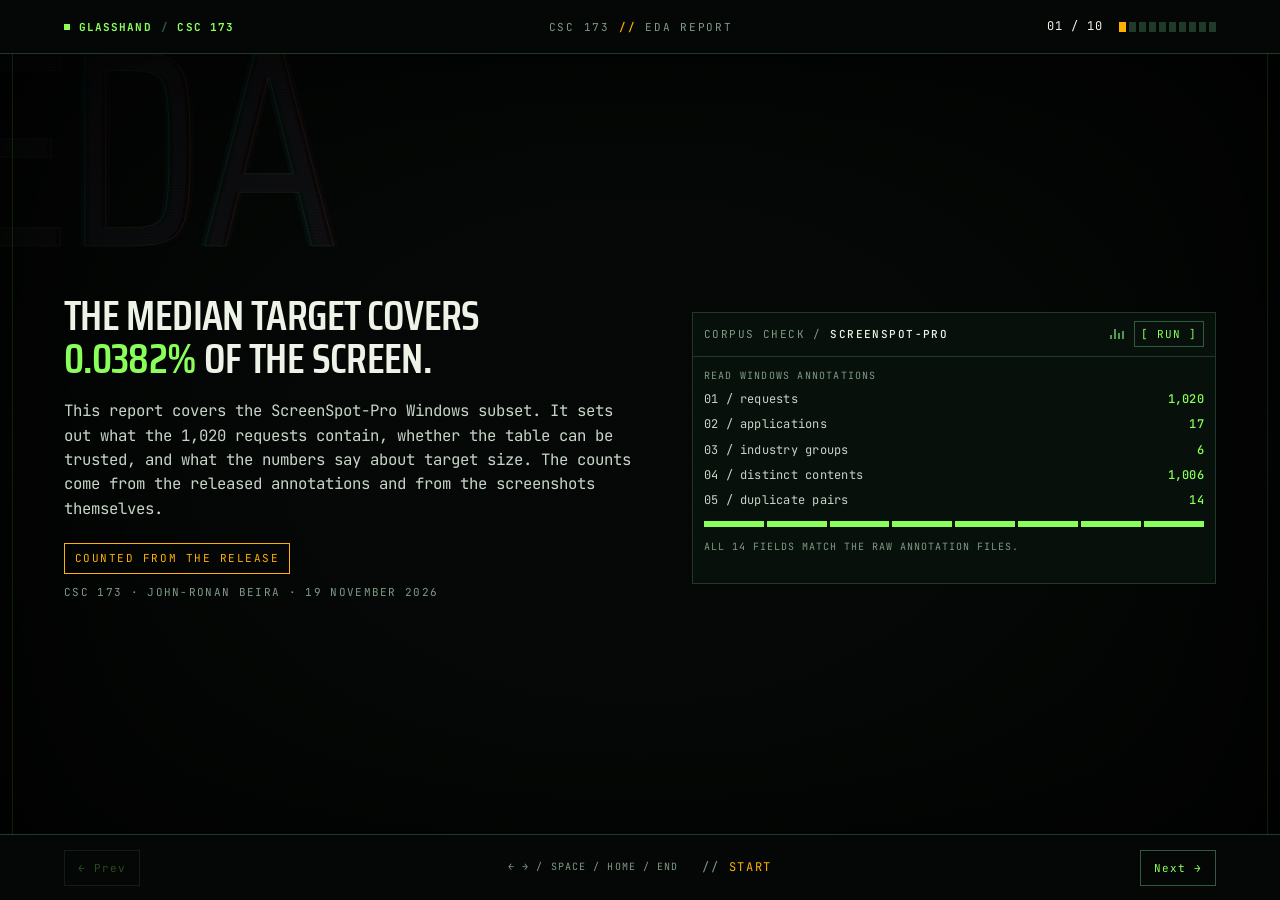
<file: presentation/eda/index.html>
<!doctype html>
<html lang="en">
<head>
  <meta charset="utf-8">
  <meta name="viewport" content="width=device-width, initial-scale=1">
  <meta name="theme-color" content="#050806">
  <meta name="description" content="Exploratory data analysis of the ScreenSpot-Pro Windows subset: 1,020 GUI grounding requests across 17 applications.">
  <meta name="status" content="report">
  <title>EDA — ScreenSpot-Pro Windows Subset — CSC 173</title>
  <link rel="icon" type="image/svg+xml" href="../favicon.svg">
  <link rel="stylesheet" href="../tokens.css">
  <link rel="stylesheet" href="deck.css">
  <link rel="preconnect" href="https://fonts.googleapis.com">
  <link rel="preconnect" href="https://fonts.gstatic.com" crossorigin>
  <link href="https://fonts.googleapis.com/css2?family=Saira+Condensed:wght@400;500;600;700&family=JetBrains+Mono:wght@400;500;700&display=swap" rel="stylesheet">
</head>
<body data-slide="1">
  <div class="boot-mask" aria-hidden="true"></div>
  <div class="crt-ghost" aria-hidden="true">EDA</div>
  <div class="crt-roll" aria-hidden="true"></div>
  <div class="crt-scanlines" aria-hidden="true"></div>
  <div class="crt-vignette" aria-hidden="true"></div>
  <div class="crt-edge" aria-hidden="true"></div>

  <header class="top">
    <div class="brand"><span class="dot"></span>GLASSHAND <span class="slash">/</span> CSC 173</div>
    <div class="top-mid">CSC 173 <b>//</b> EDA REPORT</div>
    <div class="top-right">
      <span id="count">01 / 10</span>
      <nav class="progress" aria-label="Jump to slide">
        <button type="button" class="seg on current" aria-label="Go to slide 1: Start" aria-current="step"></button>
        <button type="button" class="seg" aria-label="Go to slide 2: Corpus"></button>
        <button type="button" class="seg" aria-label="Go to slide 3: Quality"></button>
        <button type="button" class="seg" aria-label="Go to slide 4: Cleaning"></button>
        <button type="button" class="seg" aria-label="Go to slide 5: Target size"></button>
        <button type="button" class="seg" aria-label="Go to slide 6: Target type"></button>
        <button type="button" class="seg" aria-label="Go to slide 7: Application"></button>
        <button type="button" class="seg" aria-label="Go to slide 8: Resolution"></button>
        <button type="button" class="seg" aria-label="Go to slide 9: Instructions"></button>
        <button type="button" class="seg" aria-label="Go to slide 10: Rules"></button>
      </nav>
      <div id="progress-status" class="sr-only" role="progressbar" aria-label="Presentation progress" aria-valuemin="1" aria-valuemax="10" aria-valuenow="1"></div>
    </div>
  </header>

  <main aria-live="polite">

    <!-- 01 · Start -->
    <section class="slide cover active" data-n="01" aria-label="Slide 1 of 10" aria-hidden="false">
      <div class="cover-inner">
        <div class="cover-copy">
          <h1><span class="cover-line">The median</span> <span class="cover-line">target covers</span> <span class="cover-line"><span class="num">0.0382%</span> of</span> <span class="cover-line">the screen.</span></h1>
          <p class="lead">This report covers the ScreenSpot-Pro Windows subset. It sets out what the 1,020 requests contain, whether the table can be trusted, and what the numbers say about target size. The counts come from the released annotations and from the screenshots themselves.</p>
          <div class="cover-status">
            <span class="status-chip">Counted from the release</span>
            <span class="status-line">CSC 173 · John-Ronan Beira · 19 November 2026</span>
          </div>
        </div>

        <aside class="panel" id="corpus-panel" aria-label="Corpus check">
          <div class="panel-head">
            <span>Corpus check / <b>ScreenSpot-Pro</b></span>
            <span class="panel-actions">
              <span class="boot-signal" aria-hidden="true"><i></i><i></i><i></i><i></i></span>
              <button id="boot-replay" type="button" aria-label="Replay corpus check">[ RUN ]</button>
            </span>
          </div>
          <div class="boot-body">
            <div class="boot-line cmd" style="--d:0">read windows annotations</div>
            <div class="boot-line" style="--d:260"><span>01 / requests</span><b>1,020</b></div>
            <div class="boot-line" style="--d:420"><span>02 / applications</span><b>17</b></div>
            <div class="boot-line" style="--d:520"><span>03 / industry groups</span><b>6</b></div>
            <div class="boot-line" style="--d:700"><span>04 / distinct contents</span><b>1,006</b></div>
            <div class="boot-line" style="--d:860"><span>05 / duplicate pairs</span><b class="amber">14</b></div>
            <div class="boot-bar" aria-hidden="true"><i style="--d:0"></i><i style="--d:520"></i><i style="--d:700"></i><i style="--d:860"></i><i style="--d:1020"></i><i style="--d:1140"></i><i style="--d:1280"></i><i style="--d:1420"></i></div>
            <p class="boot-foot">All 14 fields match the raw annotation files.</p>
          </div>
        </aside>
      </div>
    </section>

    <!-- 02 · Corpus -->
    <section class="slide" data-n="02" aria-label="Slide 2 of 10" aria-hidden="true">
      <div class="inner">
        <h2>One table holds 1,020 requests from 17 applications.</h2>
        <p class="lead">The table merges 17 raw annotation files into 1,020 rows. A row is one request: a screenshot, an instruction, and the box drawn around the matching element.</p>
        <div class="rows">
          <div class="row"><span class="n">01</span><div><h3>What a request is</h3><p>The release records no outcome label, confidence score or timestamp. Each measure below describes the task, not a model's attempt at it.</p></div></div>
          <div class="row"><span class="n">02</span><div><h3>The industry groups are uneven</h3><p>Creative holds 297 requests, or 29.1%. Dev holds 45, all of them in a single application. Averaging by group therefore mixes very different sample sizes.</p></div></div>
          <div class="row"><span class="n a">03</span><div><h3>Fourteen pairs repeat a file</h3><p>Each pair of files is byte-identical and carries two different instructions. Both requests stay in the table, but they are not independent observations.</p></div></div>
        </div>
        <dl class="readout">
          <div><dt>Requests</dt><dd class="p">1,020</dd></div>
          <div><dt>Applications</dt><dd>17</dd></div>
          <div><dt>Industry groups</dt><dd>6</dd></div>
          <div><dt>Distinct byte contents</dt><dd>1,006</dd></div>
        </dl>
        <p class="figure-note">A byte comparison finds the 14 repeated files. It says nothing about whether the remaining screenshots look alike.</p>
      </div>
    </section>

    <!-- 03 · Quality -->
    <section class="slide" data-n="03" aria-label="Slide 3 of 10" aria-hidden="true">
      <div class="inner">
        <h2>The merged table matches the source annotation in every field.</h2>
        <p class="lead">The merge compares 14 fields against the 17 raw files and all 1,020 rows agree. No row is missing on either side. Every image also decodes as RGB at the size the table records.</p>
        <table class="verify">
          <tbody>
            <tr><th scope="row">Merged rows that match the raw record</th><td>1,020</td></tr>
            <tr><th scope="row">Raw rows without a merged row</th><td class="zero">0</td></tr>
            <tr><th scope="row">Merged rows without a raw record</th><td class="zero">0</td></tr>
            <tr><th scope="row">Missing values</th><td class="zero">0</td></tr>
            <tr><th scope="row">Duplicate rows and duplicate ids</th><td class="zero">0</td></tr>
            <tr><th scope="row">Images that decode as RGB</th><td>1,020</td></tr>
            <tr><th scope="row">Decoded sizes that differ from the recorded size</th><td class="zero">0</td></tr>
          </tbody>
        </table>
        <dl class="readout">
          <div><dt>Fields compared</dt><dd>14</dd></div>
          <div><dt>Exact matches</dt><dd class="p">1,020</dd></div>
          <div><dt>Unmatched rows</dt><dd style="color:var(--muted)">0</dd></div>
          <div><dt>Duplicate ids</dt><dd style="color:var(--muted)">0</dd></div>
        </dl>
      </div>
    </section>

    <!-- 04 · Cleaning -->
    <section class="slide" data-n="04" aria-label="Slide 4 of 10" aria-hidden="true">
      <div class="inner">
        <h2>Three repairs touch 102 rows. No row is dropped.</h2>
        <p class="lead">Each repair was counted before it was applied. The cleaned table keeps all 1,020 rows and adds 15 derived columns; the source file is never modified.</p>
        <div class="rows">
          <div class="row"><span class="n a">93</span><div><h3>Platform label</h3><p>The release marks 93 MATLAB captures as macos. The screenshots show a Windows taskbar and a D: path, and the paper lists MATLAB under Windows, so the label becomes windows.</p></div></div>
          <div class="row"><span class="n a">08</span><div><h3>Instruction whitespace</h3><p>Eight instructions begin, end or repeat a space. The text was stripped and collapsed before any character count was taken from it.</p></div></div>
          <div class="row"><span class="n a">01</span><div><h3>Bounding box coordinate</h3><p>One box starts at y = −1, above the top edge of the screen. The value was clamped to 0, which puts the box on the edge.</p></div></div>
        </div>
      </div>
    </section>

    <!-- 05 · Target size -->
              <section class="slide" data-n="05" aria-label="Slide 5 of 10" aria-hidden="true">
  <div class="inner">
        <h2>Half the targets cover less than 0.0382% of the screen.</h2>
        <p class="lead">Areas run from 0.0021% to 4.73%, more than three orders of magnitude. Skewness is 20.3, so the median is the honest summary and the comparisons use rank tests.</p>
        <dl class="readout">
          <div><dt>Median</dt><dd class="p">0.0382%</dd></div>
          <div><dt>Interquartile range</dt><dd>0.014–0.081</dd></div>
          <div><dt>Skew</dt><dd>20.3</dd></div>
          <div><dt>Mean</dt><dd style="color:var(--muted)">0.0653%</dd></div>
        </dl>
        <figure class="figure">
          <div class="scan" aria-hidden="true"></div>
          <img src="assets/figs/fig-area.svg" alt="Histogram of annotated target area on a log scale. Bars peak between 0.01% and 0.1% of the screen. A bright line marks the median at 0.0382%, inside an interquartile band from 0.014% to 0.081%.">
        </figure>
        <p class="source">Target area for all 1,020 requests in 58 logarithmic bins. A bar's height is the number of requests in that band.</p>
      </div>
    </section>

    <!-- 06 · Target type -->
              <section class="slide" data-n="06" aria-label="Slide 6 of 10" aria-hidden="true">
  <div class="inner">
        <h2>An icon is 4.7 times smaller than a text target.</h2>
        <p class="lead">The median icon covers 0.0144% of the screen against 0.0684% for a text target. The gap holds inside almost every application that contains both icons and text.</p>
        <dl class="readout">
          <div><dt>Text median</dt><dd class="p">0.0684%</dd></div>
          <div><dt>Icon median</dt><dd>0.0144%</dd></div>
          <div><dt>Ratio</dt><dd>4.7×</dd></div>
          <div><dt>Text and icon requests</dt><dd>622, 398</dd></div>
        </dl>
        <figure class="figure">
          <div class="scan" aria-hidden="true"></div>
          <img src="assets/figs/fig-type.svg" alt="Two box plots on a log axis. Text targets have a median of 0.0684% of screen area across 622 requests. Icon targets have a median of 0.0144% across 398 requests.">
        </figure>
        <p class="source">Boxes give the interquartile range and whiskers run from the 5th to the 95th percentile.</p>
      </div>
    </section>

    <!-- 07 · Application -->
              <section class="slide" data-n="07" aria-label="Slide 7 of 10" aria-hidden="true">
  <div class="inner">
        <h2>Median size varies 11.8 times across applications.</h2>
        <p class="lead">Origin's median is the smallest at 0.0067% and MATLAB's the largest at 0.0783%. Part of that spread is interface style and part is the target mix.</p>
        <dl class="readout">
          <div><dt>Spread</dt><dd class="p">11.8×</dd></div>
          <div><dt>Variance between applications</dt><dd>16.9%</dd></div>
          <div><dt>Variance within applications</dt><dd style="color:var(--muted)">83.1%</dd></div>
          <div><dt>Icon share: Stata, EViews</dt><dd>84%, 14%</dd></div>
        </dl>
        <figure class="figure">
          <div class="scan" aria-hidden="true"></div>
          <img src="assets/figs/fig-app.svg" alt="Dot plot of median target area for 17 applications, sorted from Origin at 0.0067% to MATLAB at 0.0783%, paired with a bar chart of each application's icon share, from EViews at 14% to Stata at 84%.">
        </figure>
        <p class="source">Each dot is one application's median; the bars show its icon share.</p>
      </div>
    </section>

    <!-- 08 · Resolution -->
              <section class="slide" data-n="08" aria-label="Slide 8 of 10" aria-hidden="true">
  <div class="inner">
        <h2>Resolution cannot be separated from application here.</h2>
        <p class="lead">Seven fixed resolutions, and 15 of the 17 applications were captured at only one of them. 1920×1080 carries 19 requests, and with resolution locked to application this analysis estimates no resolution effect.</p>
        <dl class="readout">
          <div><dt>Resolutions</dt><dd>7</dd></div>
          <div><dt>Single-resolution apps</dt><dd>15 / 17</dd></div>
          <div><dt>Requests at 1920×1080</dt><dd class="a">19</dd></div>
          <div><dt>Pooled rank correlation</dt><dd style="color:var(--muted)">−0.088</dd></div>
        </dl>
        <figure class="figure">
          <div class="scan" aria-hidden="true"></div>
          <img src="assets/figs/fig-resolution.svg" alt="Bar chart of requests per screen resolution. 2560×1440 has 430 requests, 3840×1080 has 181, 3840×2160 has 148, 2160×1440 has 99, 2880×1800 has 82, 5120×1440 has 61, and 1920×1080 has 19, marked in amber.">
        </figure>
      </div>
    </section>

    <!-- 09 · Instructions -->
              <section class="slide" data-n="09" aria-label="Slide 9 of 10" aria-hidden="true">
  <div class="inner">
        <h2>Instruction length does not predict the target.</h2>
        <p class="lead">The median instruction runs to 4 words and 20 characters, and 78 requests use a single word. Only 25 instructions name a position.</p>
        <dl class="readout">
          <div><dt>Median length</dt><dd class="p">4 words</dd></div>
          <div><dt>Median characters</dt><dd>20</dd></div>
          <div><dt>Give a position</dt><dd class="a">2.5%</dd></div>
          <div><dt>Association with area</dt><dd style="color:var(--muted)">−0.023</dd></div>
        </dl>
        <figure class="figure">
          <div class="scan" aria-hidden="true"></div>
          <img src="assets/figs/fig-instruction.svg" alt="Bar chart of words per instruction. Most instructions have 3, 4, or 5 words, with 240, 207, and 101 requests. The median of 4 words is marked in bright phosphor. Counts fall to 1 or 2 requests beyond 12 words.">
        </figure>
        <p class="source">Words per instruction across all 1,020 requests, after whitespace was normalized.</p>
      </div>
    </section>

    <!-- 10 · Rules -->
    <section class="slide" data-n="10" aria-label="Slide 10 of 10" aria-hidden="true">
      <div class="inner">
        <h2>Four decisions follow from these measurements.</h2>
        <div class="rows">
          <div class="row"><span class="n">01</span><div><h3>Use the median, not the mean</h3><p>The distribution is skewed at 20.3. A mean would describe a target that few requests contain.</p></div></div>
          <div class="row"><span class="n">02</span><div><h3>Report icons and text apart</h3><p>The two differ by 4.7 times in median area, so one coefficient across both would be misleading.</p></div></div>
          <div class="row"><span class="n">03</span><div><h3>Keep application in every model</h3><p>16.9% of the variance in log target area sits between applications and 83.1% within them.</p></div></div>
          <div class="row"><span class="n">04</span><div><h3>Do not use resolution as a feature</h3><p>15 of 17 applications use a single resolution, so the corpus cannot separate the two.</p></div></div>
        </div>
        <p class="reference">Li, K., Meng, Z., Lin, H., Luo, Z., Tian, Y., Ma, J., Huang, Z., &amp; Chua, T.-S. (2025). ScreenSpot-Pro: GUI grounding for professional high-resolution computer use. arXiv:2504.07981. doi.org/10.48550/arXiv.2504.07981.<br>Data: likaixin/ScreenSpot-Pro, MIT licence.</p>
      </div>
    </section>

  </main>

  <footer class="controls">
    <button id="prev" type="button">← Prev</button>
    <div class="control-mid">
      <span class="keys">← → / space / home / end</span>
      <span id="label">Start</span>
    </div>
    <button id="next" type="button">Next →</button>
  </footer>

<script>
  /* Slide controller.
     One source of truth: the active slide index. Classes, the body attribute,
     the hash, the counter, the label, and the navigator all derive from it. */
  (function () {
    var slides = Array.prototype.slice.call(document.querySelectorAll('.slide'));
    var segs = Array.prototype.slice.call(document.querySelectorAll('.progress .seg'));
    var names = ['Start','Corpus','Quality','Cleaning','Target size','Target type','Application','Resolution','Instructions','Rules'];
    var count = document.getElementById('count');
    var status = document.getElementById('progress-status');
    var label = document.getElementById('label');
    var prev = document.getElementById('prev');
    var next = document.getElementById('next');
    var current = 0;

    function pad(n) { return n < 10 ? '0' + n : String(n); }

    function show(i) {
      i = Math.max(0, Math.min(slides.length - 1, i));
      current = i;
      slides.forEach(function (s, k) {
        s.classList.toggle('active', k === i);
        s.setAttribute('aria-hidden', k === i ? 'false' : 'true');
      });
      segs.forEach(function (b, k) {
        b.classList.toggle('on', k <= i);
        b.classList.toggle('current', k === i);
        if (k === i) { b.setAttribute('aria-current', 'step'); } else { b.removeAttribute('aria-current'); }
      });
      document.body.setAttribute('data-slide', String(i + 1));
      count.textContent = pad(i + 1) + ' / ' + slides.length;
      status.setAttribute('aria-valuenow', String(i + 1));
      label.textContent = names[i];
      prev.disabled = i === 0;
      next.disabled = i === slides.length - 1;
      if (history.replaceState) { history.replaceState(null, '', '#' + pad(i + 1)); }
      window.scrollTo(0, 0);
      if (i === 0) { runCheck(); }
    }

    segs.forEach(function (b, k) { b.addEventListener('click', function () { show(k); }); });
    prev.addEventListener('click', function () { show(current - 1); });
    next.addEventListener('click', function () { show(current + 1); });

    document.addEventListener('keydown', function (e) {
      if (e.target.closest('button, a, input, textarea, select, [contenteditable="true"]')) { return; }
      if (e.key === 'ArrowRight' || e.key === 'PageDown' || e.key === ' ') { e.preventDefault(); show(current + 1); }
      else if (e.key === 'ArrowLeft' || e.key === 'PageUp') { e.preventDefault(); show(current - 1); }
      else if (e.key === 'Home') { e.preventDefault(); show(0); }
      else if (e.key === 'End') { e.preventDefault(); show(slides.length - 1); }
    });

    var startX = null, startY = null;
    document.addEventListener('touchstart', function (e) {
      startX = e.touches[0].clientX; startY = e.touches[0].clientY;
    }, { passive: true });
    document.addEventListener('touchend', function (e) {
      if (startX === null) { return; }
      var dx = e.changedTouches[0].clientX - startX;
      var dy = e.changedTouches[0].clientY - startY;
      if (Math.abs(dx) > 50 && Math.abs(dx) > Math.abs(dy) * 1.4) { show(current + (dx < 0 ? 1 : -1)); }
      startX = startY = null;
    }, { passive: true });

    // Cover check: reveal the six counted lines in order, then fill the bar.
    var panel = document.getElementById('corpus-panel');
    function runCheck() {
      if (!panel) { return; }
      panel.classList.remove('booted');
      void panel.offsetWidth;
      window.setTimeout(function () { panel.classList.add('booted'); }, 40);
    }
    var replay = document.getElementById('boot-replay');
    if (replay) { replay.addEventListener('click', runCheck); }

    var fromHash = parseInt((location.hash || '').replace('#', ''), 10);
    show(isFinite(fromHash) && fromHash >= 1 && fromHash <= slides.length ? fromHash - 1 : 0);
  })();
</script>
</body>
</html>
</file>
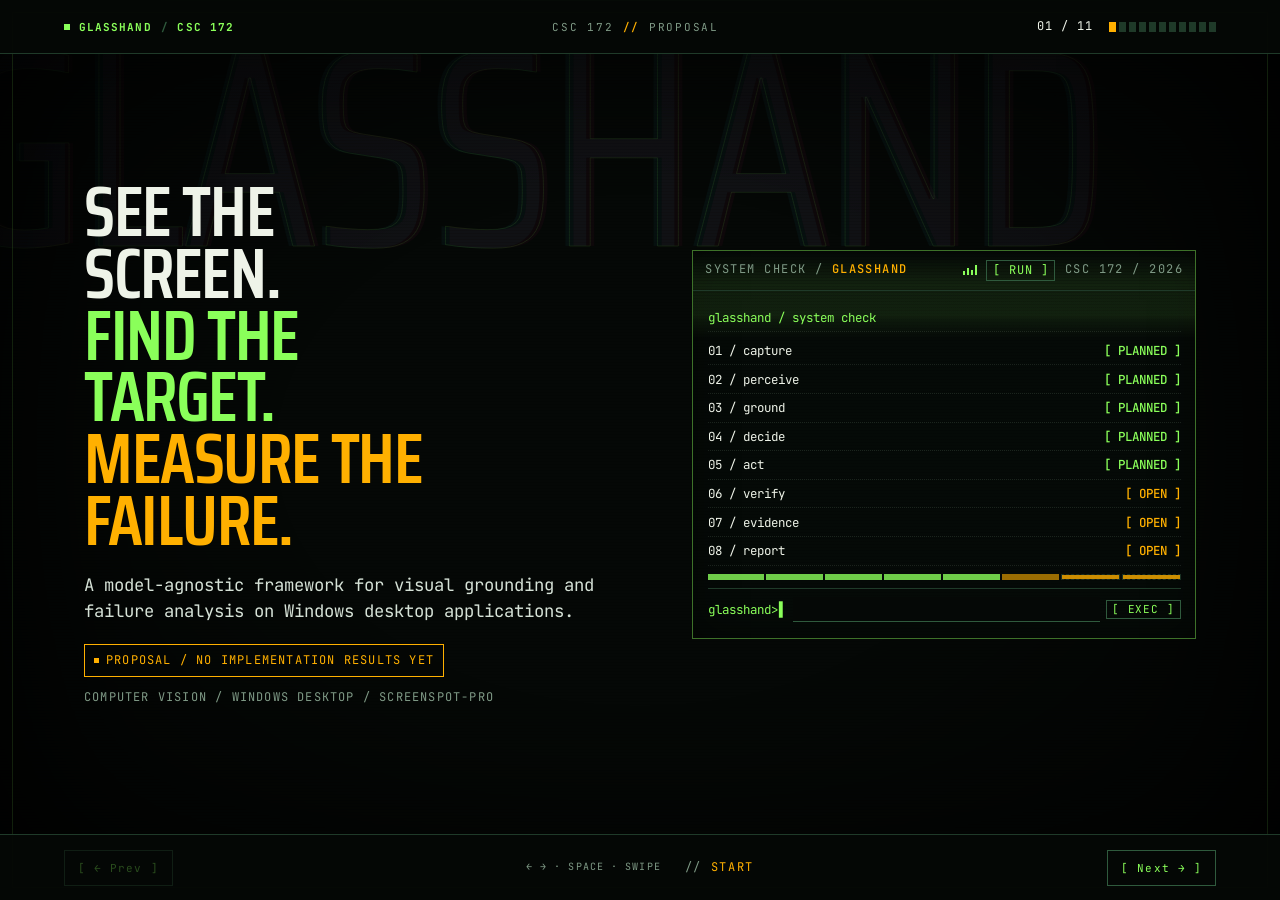
<file: presentation/pitch/index.html>
<!doctype html>
<html lang="en">
<head>
  <meta charset="utf-8">
  <meta name="viewport" content="width=device-width, initial-scale=1">
  <meta name="theme-color" content="#050806">
  <meta name="description" content="Proposal deck: a model-agnostic Computer Vision framework for Windows desktop automation, evaluated on ScreenSpot-Pro and analyzed with a CART decision tree.">
  <meta name="status" content="proposal">
  <title>Computer Vision–Driven Desktop Automation — CSC 172</title>
  <link rel="icon" type="image/svg+xml" href="../favicon.svg">
  <link rel="stylesheet" href="../tokens.css">
  <link rel="preconnect" href="https://fonts.googleapis.com">
  <link rel="preconnect" href="https://fonts.gstatic.com" crossorigin>
  <link href="https://fonts.googleapis.com/css2?family=Saira+Condensed:wght@400;500;600;700&family=JetBrains+Mono:wght@400;500;700&display=swap" rel="stylesheet">
  <style>
    /* ------------------------------------------------------------------
       Base and browser surfaces
       ------------------------------------------------------------------ */
    *{box-sizing:border-box}
    .sr-only{position:absolute;width:1px;height:1px;padding:0;margin:-1px;overflow:hidden;clip:rect(0,0,0,0);white-space:nowrap;border:0}
    html{scroll-behavior:smooth;scrollbar-width:thin;scrollbar-color:var(--phosphor-dim) var(--void)}
    body{
      margin:0;background:var(--void);color:var(--cream);
      font-family:var(--mono);font-size:clamp(16px,1.1vw,17px);line-height:1.65;font-weight:400;
      -webkit-font-smoothing:antialiased;text-rendering:optimizeLegibility;
      overflow-x:hidden;
    }
    ::selection{background:var(--phosphor);color:var(--void)}
    :focus-visible{outline:2px solid var(--amber);outline-offset:4px}
    ::-webkit-scrollbar{width:10px;height:10px}
    ::-webkit-scrollbar-track{background:var(--void)}
    ::-webkit-scrollbar-thumb{background:var(--line-2);border:2px solid var(--void)}
    a{color:var(--phosphor);text-decoration:underline;text-decoration-thickness:1px;text-underline-offset:.18em}
    a:hover{background:var(--phosphor);color:var(--void);text-decoration:none}
    button{font:inherit;color:inherit}
    h1,h2,h3,p{margin-top:0}
    h1,h2{font-family:var(--display);font-weight:600;text-transform:uppercase;text-wrap:balance;color:var(--cream)}
    h1{font-size:clamp(3.1rem,5.5vw,5.8rem);line-height:.88;letter-spacing:-.02em;margin:0 0 1.2rem;max-width:11ch}
    h2{font-size:clamp(2.4rem,4.6vw,4.6rem);line-height:.94;letter-spacing:-.02em;margin:0 0 1.1rem;max-width:18ch;text-wrap:balance}
    h3{font-family:var(--mono);font-size:clamp(.95rem,1.1vw,1.08rem);line-height:1.3;letter-spacing:.02em;text-transform:uppercase;font-weight:700;color:var(--cream);margin:0 0 .45rem}
    p{max-width:var(--measure);color:var(--body);margin:0 0 1rem}
    .phosphor{color:var(--phosphor)}
    .amber{color:var(--amber)}
    .lead{font-size:clamp(1.05rem,1.35vw,1.32rem);line-height:1.55;color:#d6e2d7;max-width:66ch;margin-bottom:1.2rem}
    .small{font-size:clamp(.86rem,.95vw,.96rem);line-height:1.6;color:var(--body)}
    .muted{color:var(--muted)}
    .boot-mask{
      position:fixed;inset:0;z-index:9999;background:var(--void);pointer-events:none;
      animation:bootMask .5s var(--ease) .04s both;
    }
    @keyframes bootMask{0%,50%{opacity:1;visibility:visible}100%{opacity:0;visibility:hidden}}

    /* ------------------------------------------------------------------
       CRT atmosphere
       The ghost, scanlines, roll, and vignette are fixed behind the deck.
       They never cover the content, so body copy keeps its contrast.
       ------------------------------------------------------------------ */
    .crt-ghost{
      position:fixed;left:-4vw;top:4vh;z-index:0;pointer-events:none;user-select:none;
      font-family:var(--display);font-size:clamp(12rem,22vw,24rem);line-height:.8;letter-spacing:-.02em;
      color:transparent;-webkit-text-stroke:1px rgba(138,255,90,.10);
      text-shadow:4px 0 rgba(255,46,136,.04),-4px 0 rgba(53,231,255,.04);
      white-space:nowrap;transition:opacity .7s var(--ease);
    }
    body:not([data-slide="1"]) .crt-ghost{opacity:.45}
    .crt-roll{
      position:fixed;left:0;right:0;top:-180px;height:180px;z-index:2;pointer-events:none;
      background:linear-gradient(180deg,transparent,rgba(138,255,90,.05),transparent);
      animation:roll 9s linear infinite;
    }
    @keyframes roll{to{transform:translateY(120vh)}}
    .crt-scanlines{
      position:fixed;inset:0;z-index:3;pointer-events:none;
      background:repeating-linear-gradient(0deg,rgba(0,0,0,.22) 0 1px,transparent 1px 3px);
      opacity:.5;
    }
    .crt-vignette{
      position:fixed;inset:0;z-index:3;pointer-events:none;
      background:radial-gradient(ellipse at center,transparent 40%,rgba(0,0,0,.72) 100%);
      box-shadow:inset 0 0 160px rgba(0,0,0,.85);
    }
    .crt-edge{position:fixed;inset:12px;z-index:3;border:1px solid rgba(138,255,90,.12);pointer-events:none}

    /* ------------------------------------------------------------------
       Fixed terminal chrome
       ------------------------------------------------------------------ */
    .top{
      position:fixed;inset:0 0 auto;z-index:30;height:var(--top-h);
      display:flex;align-items:center;justify-content:space-between;gap:1rem;
      padding:0 var(--gutter);border-bottom:1px solid var(--line);
      background:rgba(5,8,6,.94);font-size:11px;letter-spacing:.12em;text-transform:uppercase;color:var(--muted);
    }
    .brand{display:flex;align-items:center;gap:.55rem;color:var(--phosphor);font-weight:700;letter-spacing:.1em;white-space:nowrap}
    .brand .dot{width:6px;height:6px;background:var(--phosphor)}
    .brand .slash{color:var(--line-2)}
    .top-mid{color:var(--muted);letter-spacing:.16em;white-space:nowrap}
    .top-mid b{color:var(--amber);font-weight:500}
    .top-right{display:flex;align-items:center;gap:1rem}
    #count{color:var(--cream);font-size:12px;letter-spacing:.08em;white-space:nowrap}
    .progress{display:flex;align-items:center;gap:3px}
    .progress .seg{appearance:none;border:0;padding:0;display:block;width:7px;height:10px;background:var(--line);cursor:pointer;transition:background .3s var(--ease),transform .3s var(--ease),opacity .3s var(--ease)}
    .progress .seg.on{background:var(--phosphor)}
    .progress .seg.current{background:var(--amber);animation:segPulse 2.4s ease-in-out infinite}
    .progress .seg:hover{background:var(--cream);transform:scaleY(1.25)}
    .progress .seg:focus-visible{outline:2px solid var(--amber);outline-offset:3px}
    .controls{
      position:fixed;inset:auto 0 0;z-index:30;height:var(--bar-h);
      display:flex;align-items:center;justify-content:space-between;gap:1rem;
      padding:0 var(--gutter);border-top:1px solid var(--line);
      background:rgba(5,8,6,.94);font-size:11px;letter-spacing:.1em;text-transform:uppercase;
    }
    .controls button{
      appearance:none;border:1px solid var(--line-2);background:transparent;color:var(--phosphor);
      padding:.5rem .8rem;font-size:11px;letter-spacing:.1em;cursor:pointer;
      transition:background .2s var(--ease),color .2s var(--ease),border-color .2s var(--ease);
    }
    .controls button:hover:not(:disabled){background:var(--phosphor);color:var(--void);border-color:var(--phosphor)}
    .controls button:disabled{opacity:.28;cursor:not-allowed}
    .control-mid{display:flex;align-items:center;justify-content:center;gap:1.5rem;min-width:0}
    .keys{color:var(--muted);font-size:10px;white-space:nowrap}
    #label{color:var(--amber);font-size:12px;letter-spacing:.14em;white-space:nowrap}
    #label::before{content:"// ";color:var(--muted)}

    /* ------------------------------------------------------------------
       Slide frame and entrances
       ------------------------------------------------------------------ */
    main{position:relative;z-index:10}
    .slide{
      min-height:100svh;width:100%;margin:0;display:none;align-items:center;position:relative;
      padding:calc(var(--top-h) + 1.8rem) var(--gutter) calc(var(--bar-h) + 1.5rem);
    }
    .slide.active{display:flex}
    .slide.active .inner{animation:slideIn .5s var(--ease) both}
    @keyframes slideIn{from{opacity:0;transform:translateY(10px)}to{opacity:1;transform:none}}
    .slide.cover{padding:0;align-items:stretch}
    .slide.cover.active .cover-inner{animation:crtOn .55s var(--ease) both}
    @keyframes crtOn{
      0%{opacity:0;filter:brightness(2.2) blur(3px);clip-path:inset(0 0 100% 0)}
      45%{opacity:1;filter:brightness(1.25) blur(.6px);clip-path:inset(0)}
      100%{opacity:1;filter:none;clip-path:inset(0)}
    }
    .inner{width:min(100%,1180px);margin:0 auto;position:relative;z-index:10}
    .cover-inner{
      width:min(100%,1240px);margin:0 auto;min-height:100svh;position:relative;z-index:10;
      display:grid;grid-template-columns:1.05fr .95fr;gap:clamp(2rem,4vw,4rem);align-items:center;
      padding:calc(var(--top-h) + 1.6rem) var(--gutter) calc(var(--bar-h) + 1.6rem);
    }
    .cover-copy{min-width:0}
    .cover-line{display:block}
    .cover-copy .lead{max-width:52ch}
    .cover-status{display:flex;flex-wrap:wrap;align-items:center;gap:.7rem 1rem;margin-top:1rem}
    .status-chip{
      display:inline-flex;align-items:center;gap:.45rem;border:1px solid var(--amber);color:var(--amber);
      padding:.35rem .55rem;font-size:12px;letter-spacing:.1em;text-transform:uppercase;background:rgba(5,8,6,.45);
    }
    .status-chip::before{content:"";width:5px;height:5px;background:var(--amber)}
    .status-line{font-size:12px;letter-spacing:.1em;text-transform:uppercase;color:var(--muted)}

    /* ------------------------------------------------------------------
       Boot panel: the cover's demonstration of the loop
       ------------------------------------------------------------------ */
    .boot-panel{
      position:relative;align-self:center;border:1px solid rgba(138,255,90,.42);
      background:rgba(6,12,8,.9);box-shadow:inset 0 0 40px rgba(0,0,0,.5);overflow:hidden;
    }
    .boot-panel::before{
      content:"";position:absolute;left:0;right:0;top:0;height:18%;z-index:0;pointer-events:none;
      background:linear-gradient(180deg,transparent,rgba(138,255,90,.10),transparent);
      animation:bootScan 4.2s linear infinite;
    }
    .boot-panel::after{
      content:"";position:absolute;inset:0;pointer-events:none;
      background:repeating-linear-gradient(0deg,rgba(0,0,0,.16) 0 1px,transparent 1px 3px);
    }
    @keyframes bootScan{0%{transform:translateY(-120%)}100%{transform:translateY(650%)}}
    .boot-signal{display:inline-flex;align-items:flex-end;gap:2px;height:10px}
    .boot-signal i{display:block;width:2px;background:var(--phosphor);animation:signalBars 1.4s ease-in-out infinite;transform-origin:bottom}
    .boot-signal i:nth-child(1){height:4px;animation-delay:0s}
    .boot-signal i:nth-child(2){height:7px;animation-delay:.12s}
    .boot-signal i:nth-child(3){height:5px;animation-delay:.24s}
    .boot-signal i:nth-child(4){height:10px;animation-delay:.36s}
    @keyframes signalBars{0%,100%{transform:scaleY(.4);opacity:.5}50%{transform:scaleY(1);opacity:1}}
    .panel-head{
      display:flex;align-items:center;justify-content:space-between;gap:1rem;
      padding:.55rem .75rem;border-bottom:1px solid var(--line);
      font-size:12px;letter-spacing:.12em;text-transform:uppercase;color:var(--muted);
    }
    .panel-head b{color:var(--amber);font-weight:500}
    .panel-actions{display:flex;align-items:center;gap:.6rem;min-width:0}
    .panel-head button{
      appearance:none;border:1px solid var(--line-2);background:transparent;color:var(--phosphor);
      padding:.15rem .35rem;font:inherit;font-size:12px;line-height:1.2;letter-spacing:.08em;text-transform:uppercase;white-space:nowrap;cursor:pointer;
      transition:background .2s var(--ease),color .2s var(--ease),border-color .2s var(--ease);
    }
    .panel-head button:hover,.panel-head button:focus-visible{background:var(--phosphor);color:var(--void);border-color:var(--phosphor)}
    .panel-head button:focus-visible{outline:2px solid var(--amber);outline-offset:2px}
    .boot-panel .panel-head,.panel > .panel-head{position:relative;z-index:2}
    .boot-body{padding:.8rem .9rem 1rem;position:relative;z-index:1;font-size:clamp(.78rem,.88vw,.86rem);line-height:1.7}
    .boot-body::before{
      content:"";position:absolute;left:0;right:0;top:0;height:14%;z-index:2;pointer-events:none;
      background:linear-gradient(180deg,transparent,rgba(138,255,90,.08),transparent);
      animation:bootRowScan 3.6s linear infinite;
    }
    @keyframes bootRowScan{0%{transform:translateY(-150%)}100%{transform:translateY(820%)}}
    .boot-line{display:flex;justify-content:space-between;gap:1rem;border-bottom:1px dotted rgba(127,154,134,.18);padding:.2rem 0;opacity:0}
    .boot-panel.booted .boot-line{opacity:1}
    .boot-line b{font-weight:500;color:var(--phosphor)}
    .boot-line.pending b{color:var(--amber)}
    .boot-line.cmd{color:var(--phosphor);margin-bottom:.3rem}
    .boot-console{display:flex;align-items:center;gap:.4rem;margin-top:.5rem;border-top:1px solid var(--line);padding-top:.45rem}
    .boot-console .prompt{color:var(--phosphor);white-space:nowrap;font-size:.78rem}
    .boot-console .prompt::after{content:"▌";margin-left:.12rem;color:var(--phosphor);animation:cursorBlink .9s steps(2,end) infinite}
    @keyframes cursorBlink{0%,45%{opacity:1}46%,100%{opacity:0}}
    .boot-command{
      flex:1;min-width:0;appearance:none;border:0;border-bottom:1px solid var(--line-2);
      background:var(--void);color:var(--cream);font:inherit;font-size:.78rem;padding:.1rem .05rem;caret-color:var(--phosphor);
    }
    .boot-command:focus{outline:none;border-bottom-color:var(--phosphor)}
    .boot-console button{
      appearance:none;border:1px solid var(--line-2);background:transparent;color:var(--phosphor);
      padding:.12rem .3rem;font:inherit;font-size:11px;line-height:1.2;letter-spacing:.08em;text-transform:uppercase;cursor:pointer;
      transition:background .2s var(--ease),color .2s var(--ease);
    }
    .boot-console button:hover,.boot-console button:focus-visible{background:var(--phosphor);color:var(--void);border-color:var(--phosphor)}
    .console-out{margin:.35rem 0 0;min-height:1.15em;font-size:.78rem;line-height:1.4;color:var(--muted);white-space:pre-wrap}
    .console-out:empty{display:none}
    .console-out b{color:var(--phosphor);font-weight:500}
    .boot-bar{display:flex;gap:2px;margin-top:.55rem}
    .boot-bar i{display:block;position:relative;height:6px;flex:1;background:rgba(138,255,90,.14);opacity:.8;overflow:hidden}
    .boot-bar i::after{content:"";position:absolute;inset:0;background:var(--phosphor);transform:scaleX(0);transform-origin:left}
    .boot-panel.booted .boot-bar i::after{transform:scaleX(1)}
    .boot-panel.is-running .boot-bar i::after{animation:bootSegment .12s steps(1,end) both;animation-delay:var(--bar-d,0s)}
    @keyframes bootSegment{0%{transform:scaleX(0)}100%{transform:scaleX(1)}}
    .boot-bar i:nth-child(1){--bar-d:.08s}
    .boot-bar i:nth-child(2){--bar-d:.17s}
    .boot-bar i:nth-child(3){--bar-d:.31s}
    .boot-bar i:nth-child(4){--bar-d:.38s}
    .boot-bar i:nth-child(5){--bar-d:.52s}
    .boot-bar i:nth-child(6){--bar-d:.59s;background:rgba(255,176,0,.16);opacity:.6}
    .boot-bar i:nth-child(7){--bar-d:.74s;background:rgba(255,176,0,.08);border:1px dashed var(--line)}
    .boot-bar i:nth-child(8){--bar-d:.81s;background:transparent;border:1px dashed var(--line)}
    .boot-bar i:nth-child(6)::after,.boot-bar i:nth-child(7)::after,.boot-bar i:nth-child(8)::after{background:var(--amber)}

    /* ------------------------------------------------------------------
       Content primitives
       Rows and readouts replace the old card grid; panels are reserved for
       terminal windows (boot log, schema).
       ------------------------------------------------------------------ */
    .rows{border-top:1px solid var(--line)}
    .row{
      display:grid;grid-template-columns:3.2rem minmax(7rem,.7fr) minmax(0,1.3fr) auto;gap:1rem;
      align-items:start;padding:.85rem 0;border-bottom:1px solid var(--line);
    }
    .row .n{font-family:var(--display);font-size:1.5rem;line-height:1;color:var(--phosphor);letter-spacing:.02em}
    .row h3{margin:0 0 .25rem}
    .row p{margin:0;max-width:66ch;font-size:.9rem;line-height:1.55}
    .row .state{font-size:11px;letter-spacing:.1em;color:var(--amber);text-transform:uppercase;white-space:nowrap;padding-top:.2rem}
    .readout{display:grid;grid-template-columns:repeat(4,1fr);border-top:1px solid var(--line);border-bottom:1px solid var(--line);margin:.95rem 0}
    .readout div{padding:.75rem .8rem;border-right:1px solid var(--line)}
    .readout div:last-child{border-right:0}
    .readout b{display:block;font-family:var(--display);font-size:clamp(2rem,3.4vw,3.4rem);line-height:.9;letter-spacing:-.02em;color:var(--phosphor);font-weight:600}
    .readout span{display:block;margin-top:.35rem;font-size:11px;letter-spacing:.12em;text-transform:uppercase;color:var(--muted)}
    .pipeline{display:grid;grid-template-columns:repeat(6,1fr);gap:.55rem;margin:1.2rem 0 0}
    .node{position:relative;appearance:none;display:block;width:100%;text-align:left;font:inherit;color:inherit;cursor:pointer;border:1px solid var(--line);background:rgba(7,16,10,.78);padding:.7rem .65rem;min-height:7.6rem;overflow:hidden}
    .node > *{position:relative;z-index:1}
    .node .id{display:block;margin-bottom:.35rem;font-size:11px;letter-spacing:.12em;color:var(--muted)}
    .node b{display:block;margin-bottom:.35rem;font-family:var(--display);font-size:clamp(1.05rem,1.4vw,1.45rem);line-height:1;text-transform:uppercase;color:var(--cream);font-weight:600}
    .node small{display:block;font-size:.76rem;line-height:1.4;color:var(--body)}
    .boundaries{display:grid;grid-template-columns:3fr 1fr 2fr;gap:1px;background:var(--line);border:1px solid var(--line);margin-top:1rem}
    .boundaries div{background:rgba(5,8,6,.85);padding:.55rem .7rem;font-size:11px;letter-spacing:.12em;text-transform:uppercase;color:var(--muted)}
    .boundaries b{display:block;margin-bottom:.2rem;color:var(--cream);font-weight:500}
    .channels{display:grid;grid-template-columns:1fr 1fr;gap:1.2rem;margin-top:1rem}
    .channel{display:flex;flex-direction:column;height:100%;border-top:1px solid var(--line-2);padding-top:.8rem;transition:background .25s var(--ease)}
    .channel:hover{background:rgba(138,255,90,.025)}
    .channel .ch-head{display:flex;justify-content:space-between;gap:1rem;margin-bottom:.55rem;font-size:11px;letter-spacing:.1em;text-transform:uppercase;color:var(--muted)}
    .channel .ch-head b{color:var(--phosphor);font-weight:500}
    .channel:nth-child(2) .ch-head b{color:var(--amber)}
    .channel h3{font-family:var(--display);font-size:clamp(1.6rem,2.2vw,2.2rem);line-height:1;text-transform:uppercase;letter-spacing:-.01em;margin-bottom:.55rem}
    .channel p{font-size:.9rem;line-height:1.55;margin-bottom:.55rem}
    .channel ul{list-style:none;padding:0;margin:0;font-size:.8rem;line-height:1.6;color:var(--muted)}
    .channel li::before{content:"+ ";color:var(--phosphor)}
    .channel:nth-child(2) li::before{content:"+ ";color:var(--amber)}
    .channel-flow{position:relative;display:flex;align-items:center;gap:.4rem;margin-top:auto;border-top:1px solid var(--line);padding-top:.7rem;overflow:hidden}
    .channel-flow::after{content:"";position:absolute;top:0;bottom:0;left:0;width:18%;pointer-events:none;background:linear-gradient(90deg,transparent,rgba(138,255,90,.16),transparent);animation:flowScan 3.6s linear infinite}
    .channel:nth-child(2) .channel-flow::after{background:linear-gradient(90deg,transparent,rgba(255,176,0,.16),transparent);animation-delay:-1.2s}
    .channel-flow span{flex:1;text-align:center;border:1px solid var(--line-2);padding:.35rem .3rem;font-size:11px;line-height:1.3;letter-spacing:.08em;text-transform:uppercase;color:var(--body);background:rgba(5,8,6,.45)}
    .channel-flow i{font-style:normal;color:var(--phosphor);font-size:12px;line-height:1}
    .channel:nth-child(2) .channel-flow i{color:var(--amber)}
    .channel-flow span:last-child{color:var(--phosphor);border-color:var(--phosphor)}
    .channel:nth-child(2) .channel-flow span:last-child{color:var(--amber);border-color:var(--amber)}
    .queries{display:grid;gap:.8rem;margin-top:1.1rem}
    .questions-grid{display:grid;grid-template-columns:minmax(0,1.55fr) minmax(280px,.75fr);gap:1.2rem;align-items:start;margin-top:1.1rem}
    .questions-grid .queries{margin-top:0}
    .evidence-panel{display:flex;flex-direction:column;align-self:stretch}
    .evidence-chain{position:relative;padding:.65rem 0 .7rem 1rem;border-top:1px solid var(--line)}
    .evidence-chain::before{content:"";position:absolute;left:0;top:.8rem;bottom:.8rem;border-left:1px solid var(--line-2)}
    .evidence-chain::after{content:"";position:absolute;left:-2px;top:.8rem;width:5px;height:5px;background:var(--amber);animation:evidenceRun 3.8s linear infinite}
    .evidence-chain span{display:block;font-size:11px;line-height:1.35;letter-spacing:.1em;text-transform:uppercase;color:var(--muted)}
    .evidence-chain b{display:block;margin:.1rem 0;font-size:12px;line-height:1.3;letter-spacing:.04em;text-transform:uppercase;color:var(--phosphor);font-weight:500}
    .evidence-chain small{display:block;font-size:11px;line-height:1.4;letter-spacing:.02em;color:var(--muted)}
    .evidence-chain.amber b{color:var(--amber)}
    .evidence-chain.shared b{color:var(--cream)}
    @keyframes evidenceRun{0%{top:.8rem;opacity:0}10%{opacity:1}90%{opacity:1}100%{top:calc(100% - .8rem);opacity:0}}
    .question-basis{position:relative;display:grid;grid-template-columns:repeat(3,minmax(0,1fr));gap:1px;background:var(--line);border:1px solid var(--line);margin-top:1rem;overflow:hidden}
    .question-basis div{background:rgba(5,8,6,.9);padding:.55rem .65rem}
    .question-basis span{display:block;font-size:11px;line-height:1.35;letter-spacing:.08em;text-transform:uppercase;color:var(--muted)}
    .question-basis b{display:block;margin:.1rem 0;font-size:12px;line-height:1.3;letter-spacing:.04em;text-transform:uppercase;color:var(--cream);font-weight:500}
    .question-basis small{display:block;font-size:11px;line-height:1.4;color:var(--muted)}
    .question-basis::after{content:"";position:absolute;top:0;bottom:0;left:0;width:14%;pointer-events:none;background:linear-gradient(90deg,transparent,rgba(138,255,90,.1),transparent);animation:flowScan 4.6s linear infinite}
    .channel-output{position:relative;display:grid;grid-template-columns:1fr 1fr;gap:1px;background:var(--line);border:1px solid var(--line);margin-top:1rem;overflow:hidden}
    .channel-output div{background:rgba(5,8,6,.9);padding:.55rem .65rem}
    .channel-output span{display:block;font-size:11px;line-height:1.35;letter-spacing:.08em;text-transform:uppercase;color:var(--muted)}
    .channel-output b{display:block;margin:.1rem 0;font-size:12px;line-height:1.3;letter-spacing:.04em;text-transform:uppercase;color:var(--phosphor);font-weight:500}
    .channel-output div:last-child b{color:var(--amber)}
    .channel-output small{display:block;font-size:11px;line-height:1.4;color:var(--muted)}
    .channel-output::after{content:"";position:absolute;top:0;bottom:0;left:0;width:14%;pointer-events:none;background:linear-gradient(90deg,transparent,rgba(138,255,90,.1),transparent);animation:flowScan 4.6s linear infinite}
    .check-rail{position:relative;display:flex;align-items:center;gap:.4rem;margin-top:.8rem;border-top:1px solid var(--line);padding-top:.6rem;font-size:11px;line-height:1.3;letter-spacing:.06em;text-transform:uppercase;color:var(--muted);overflow:hidden;flex-wrap:wrap}
    .check-rail span{border:1px solid var(--line-2);padding:.28rem .4rem;background:rgba(5,8,6,.45);color:var(--body)}
    .check-rail span:first-child,.check-rail span:last-child{color:var(--phosphor);border-color:var(--phosphor)}
    .check-rail i{font-style:normal;color:var(--amber);font-size:12px;animation:arrowPulse 2.6s ease-in-out infinite}
    .check-rail::after{content:"";position:absolute;top:0;bottom:0;left:0;width:18%;pointer-events:none;background:linear-gradient(90deg,transparent,rgba(138,255,90,.12),transparent);animation:flowScan 4.4s linear infinite}
    .query{border:1px solid var(--line);background:rgba(7,16,10,.78);padding:1rem 1.1rem;transition:background .25s var(--ease),border-color .25s var(--ease)}
    .query:hover{border-color:var(--line-2);background:rgba(7,16,10,.92)}
    .query-head{display:flex;justify-content:space-between;gap:1rem;margin-bottom:.45rem;font-size:11px;letter-spacing:.12em;text-transform:uppercase;color:var(--muted)}
    .query-head b{color:var(--amber);font-weight:500}
    .query p{margin:0;max-width:75ch;font-size:clamp(.92rem,1.1vw,1.02rem);line-height:1.6}
    .query p::before{content:"> ";color:var(--phosphor)}
    .split{display:grid;grid-template-columns:minmax(0,1.05fr) minmax(0,.95fr);gap:1.4rem;align-items:start}
    .panel{border:1px solid var(--line);background:rgba(7,16,10,.82);box-shadow:inset 0 0 32px rgba(0,0,0,.28)}
    .panel .panel-head{padding:.55rem .75rem}
    .schema{width:100%;border-collapse:collapse;font-size:.78rem;line-height:1.45}
    .schema th,.schema td{text-align:left;padding:.42rem .55rem;border-bottom:1px solid var(--line);vertical-align:top}
    .schema th{font-size:11px;letter-spacing:.12em;text-transform:uppercase;color:var(--muted);font-weight:500}
    .schema td:first-child{color:var(--phosphor);white-space:nowrap}
    .schema td:last-child{color:var(--body)}
    .methods{display:grid;grid-template-columns:1fr 1fr;gap:.9rem 1.2rem;margin-top:.2rem}
    .method{border-top:1px solid var(--line);padding-top:.55rem}
    .method h3{margin-bottom:.3rem}
    .method p{margin:0;font-size:.82rem;line-height:1.55}
    .reasons .row{grid-template-columns:2.4rem minmax(0,1fr)}
    .slide[data-n="08"] .reasons{display:grid;grid-template-columns:1fr 1fr;column-gap:2rem;border-top:1px solid var(--line)}
    .claims{display:grid;grid-template-columns:1fr 1fr;gap:1.4rem;margin-top:1rem}
    .claim h3{font-family:var(--display);font-size:clamp(1.6rem,2.2vw,2.2rem);line-height:1;text-transform:uppercase;margin-bottom:.6rem}
    .claim:first-child h3{color:var(--phosphor)}
    .claim:last-child h3{color:var(--amber)}
    .claim ul{list-style:none;padding:0;margin:0}
    .claim li{position:relative;padding-left:1.1rem;margin-bottom:.45rem;font-size:.88rem;line-height:1.5;color:var(--body)}
    .claim:first-child li::before{content:"+";position:absolute;left:0;color:var(--phosphor)}
    .claim:last-child li::before{content:"-";position:absolute;left:0;color:var(--amber)}
    .risks{margin-top:1.1rem;border:1px solid var(--line);padding:.65rem .8rem;font-size:.78rem;line-height:1.55;color:var(--muted);transition:border-color .25s var(--ease)}
    .risks:hover{border-color:var(--line-2)}
    .risks b{color:var(--amber);font-weight:500}
    .note{margin-top:1rem;border:1px solid var(--line);padding:.65rem .8rem;background:rgba(7,16,10,.65);font-size:.8rem;line-height:1.55;color:var(--muted)}
    .note b{color:var(--amber);font-weight:500}
    .note.warn{border-color:rgba(255,176,0,.4)}
    .dataset h2{max-width:26ch}
    .dataset .lead{max-width:76ch;font-size:clamp(1rem,1.2vw,1.18rem);line-height:1.5;margin-bottom:.8rem}
    .dataset .readout{margin:.6rem 0}
    .dataset .readout div{padding:.7rem}
    .dataset .readout b{font-size:clamp(1.9rem,3vw,3rem)}
    .dataset .row{grid-template-columns:2.6rem minmax(6.5rem,.65fr) minmax(0,1.45fr) auto;padding:.55rem 0}
    .dataset .row p{font-size:.84rem;line-height:1.5}
    .dataset .note{margin-top:.45rem;padding:.42rem .65rem;font-size:.76rem;line-height:1.5}
    .refs{list-style:none;padding:0;margin:.6rem 0 0;counter-reset:ref}
    .refs li{position:relative;padding-left:2rem;padding-bottom:.35rem;margin-bottom:.35rem;border-bottom:1px solid rgba(31,58,41,.6);font-size:clamp(.8rem,.86vw,.86rem);line-height:1.42;color:var(--body)}
    .refs li::before{position:absolute;left:0;top:0;counter-increment:ref;content:"[" counter(ref) "]";color:var(--muted);font-size:.8rem}
    .refs a{overflow-wrap:anywhere}
    .refs .used{display:inline-block;margin-left:.35rem;vertical-align:.08em;font-size:11px;letter-spacing:.08em;text-transform:uppercase;color:var(--amber);border:1px solid var(--line);padding:.08rem .22rem;white-space:nowrap}

    /* ------------------------------------------------------------------
       Diagram surfaces
       The loop, the dataset record, and the contribution checks turn the
       slide's argument into a second reading surface. Each is built from
       1px instrument strokes, mono labels, and one signal color.
       ------------------------------------------------------------------ */
    .problem-grid,.dataset-body,.support-grid{display:grid;gap:1.2rem;align-items:start}
    .problem-grid{grid-template-columns:minmax(0,1.12fr) minmax(0,.88fr)}
    .dataset-body{grid-template-columns:minmax(0,1.08fr) minmax(0,.92fr)}
    .support-grid{grid-template-columns:minmax(0,1.12fr) minmax(0,.88fr);align-items:stretch}
    .problem-copy,.dataset-body .rows{min-width:0}
    .problem-copy .row{grid-template-columns:3.2rem minmax(0,1fr) auto}
    .dataset-body .row{grid-template-columns:2.6rem minmax(0,1fr) auto}
    .support-grid .row{grid-template-columns:3.2rem minmax(0,1fr) auto}
    .loop-panel,.record-panel,.tri-panel{display:flex;flex-direction:column;align-self:stretch}
    .loop-panel{align-self:center;justify-content:flex-start}

    .loop-svg,.tri-svg{display:block;width:100%;height:auto;padding:.45rem .55rem .55rem}
    .loop-svg text,.tri-svg text{font-family:var(--mono);letter-spacing:.08em;text-transform:uppercase}
    .loop-node{fill:rgba(7,16,10,.92);stroke:var(--line-2);stroke-width:1}
    .loop-step{fill:var(--muted);font-size:10px}
    .loop-label{fill:var(--cream);font-size:12px;font-weight:700}
    .loop-sub{fill:var(--muted);font-size:11px}
    .loop-link,.loop-return{fill:none;stroke:var(--phosphor);stroke-width:3}
    .loop-return{stroke-dasharray:none}
    .loop-trace{fill:none;stroke:var(--amber);stroke-width:2;stroke-linecap:butt;stroke-dasharray:5 17;animation:loopTrace 2.8s linear infinite}
    @keyframes loopTrace{to{stroke-dashoffset:-22}}
    .loop-cut{stroke:var(--amber);stroke-width:1;stroke-dasharray:3 4;animation:cutMove 3s linear infinite}
    .loop-cut-label{fill:var(--amber);font-size:10.5px;paint-order:stroke;stroke:var(--panel);stroke-width:4;stroke-linejoin:round}
    .loop-legend{fill:var(--muted);font-size:10.5px}
    .loop-legend.amber{fill:var(--amber)}

    .record-panel{padding-bottom:.05rem;align-self:start}
    .record-head-right{display:flex;align-items:center;gap:.55rem}
    .record-flow{
      display:flex;flex-direction:column;gap:0;
      margin:.45rem .75rem 0;
    }
    .record-step{
      display:grid;grid-template-columns:6.7rem minmax(0,1fr);align-items:center;gap:.8rem;
      min-height:0;border:0;border-top:1px solid var(--line);background:none;padding:.42rem 0;
      opacity:.58;transition:opacity .25s var(--ease),background .25s var(--ease),border-color .25s var(--ease);
    }
    .record-step.is-current{opacity:1;background:rgba(138,255,90,.035);border-color:var(--line-2)}
    .record-step.is-current span{color:var(--amber)}
    .record-step.is-current b{color:var(--phosphor)}
    .record-step span{display:block;font-size:11px;line-height:1.35;letter-spacing:.1em;text-transform:uppercase;color:var(--muted)}
    .record-step b{display:block;font-size:12px;line-height:1.3;letter-spacing:.04em;text-transform:uppercase;color:var(--phosphor);font-weight:500;text-align:right}
    .record-value{text-align:right}
    .record-value small{display:block;margin-top:.12rem;font-size:11px;line-height:1.35;letter-spacing:.02em;text-transform:none;color:var(--muted)}
    .record-step-screen{display:block;padding:.5rem 0}
    .record-step-screen > span{display:block;margin-bottom:.3rem}
    .record-window{position:relative;display:flex;flex-direction:column;height:6.2rem;padding:.5rem;border:1px solid var(--line);background:rgba(5,8,6,.72);overflow:hidden;transition:border-color .3s var(--ease)}
    .record-window-bar{display:flex;align-items:center;gap:.22rem;padding:.5rem;border-bottom:1px solid var(--line);background:rgba(138,255,90,.035)}
    .record-window-bar i{display:block;width:4px;height:4px;background:var(--muted);border-radius:50%}
    .record-window-bar span{margin-left:auto;font-size:10px;line-height:1;letter-spacing:.1em;text-transform:uppercase;color:var(--body)}
    .record-window-body{display:grid;grid-template-columns:24% minmax(0,1fr);flex:1;min-height:0}
    .record-window-side{display:flex;flex-direction:column;gap:.32rem;padding:.42rem .35rem;border-right:1px solid var(--line)}
    .record-window-side i{display:block;height:3px;background:var(--line-2)}
    .record-window-side i:nth-child(2){width:72%}
    .record-window-side i:nth-child(3){width:84%}
    .record-window-side i:nth-child(4){width:48%}
    .record-window-canvas{position:relative;padding:.48rem .5rem}
    .record-window-line{display:block;width:42%;height:4px;margin-bottom:.3rem;background:var(--line-2)}
    .record-window-line.short{width:28%}
    .record-control{position:absolute;left:58%;top:53%;width:20%;height:18%;border:1px solid var(--line-2);background:rgba(138,255,90,.07)}
    .record-target{position:absolute;left:58%;top:53%;width:20%;height:18%;border:2px solid var(--amber);background:rgba(255,176,0,.06);opacity:0;transform:scale(.92);transition:opacity .28s var(--ease),transform .28s var(--ease);z-index:2}
    .record-target b{position:absolute;left:0;top:-.95rem;padding:0 .2rem;background:rgba(7,16,10,.95);font-size:11px;line-height:1.2;letter-spacing:.1em;text-transform:uppercase;color:var(--amber);font-weight:500;white-space:nowrap}
    .record-window.is-targeted .record-target{opacity:1;transform:none;animation:targetPulse 2.2s ease-in-out infinite}
    .record-scan{position:absolute;left:0;right:0;top:0;height:2px;background:linear-gradient(90deg,transparent,var(--phosphor),transparent);opacity:0;pointer-events:none}
    .record-window.is-scanning .record-scan{animation:recordScan 1.8s linear both;opacity:1}
    .record-cursor{position:absolute;left:8%;top:18%;width:26px;height:26px;opacity:0;transform:rotate(10deg);transition:left .9s cubic-bezier(.22,.8,.24,1),top .9s cubic-bezier(.22,.8,.24,1),opacity .25s var(--ease);pointer-events:none;z-index:3}
    .record-window.is-scanning .record-cursor,.record-window.is-targeted .record-cursor{left:68%;top:62%;opacity:1}
    .record-target-crop{display:block;width:6.8rem;height:1.3rem;margin:.25rem 0 0 auto;position:relative;border:1px solid var(--line-2);background:rgba(5,8,6,.75)}
    .record-target-crop i{position:absolute;left:32%;top:26%;width:36%;height:48%;border:2px solid var(--amber);background:rgba(255,176,0,.08)}
    .record-step.is-current .record-target-crop i{animation:targetPulse 2.2s ease-in-out infinite}
    .record-arrow{display:none}
    .coverage{margin:.45rem .65rem .5rem;border-top:1px solid var(--line);padding-top:.35rem}
    .coverage-head{display:flex;justify-content:space-between;gap:.5rem;font-size:11px;line-height:1.4;letter-spacing:.08em;text-transform:uppercase;color:var(--muted)}
    .coverage-head b{color:var(--phosphor);font-weight:500}
    .coverage-bar{display:flex;height:6px;border:1px solid var(--line-2);margin-top:.3rem}
    .coverage-bar i{display:block;width:64.5%;background:linear-gradient(90deg,var(--phosphor),rgba(138,255,90,.55),var(--phosphor));background-size:200% 100%;animation:coverageShimmer 3.5s linear infinite}
    .coverage-bar span{display:block;flex:1;background:var(--line)}
    .coverage-scale{display:flex;justify-content:space-between;gap:.5rem;margin-top:.25rem;font-size:11px;line-height:1.4;letter-spacing:.08em;text-transform:uppercase;color:var(--muted)}

    .tri-panel{display:flex;flex-direction:column}
    .tri-svg{flex:1}
    .tri-link{fill:none;stroke:var(--line-2);stroke-width:1;stroke-dasharray:2 4;animation:triDash 4s linear infinite}
    .tri-link:nth-of-type(2){animation-delay:.8s}
    .tri-link:nth-of-type(3){animation-delay:1.6s}
    .tri-link:nth-of-type(4){animation-delay:2.4s}
    .tri-satellite{fill:rgba(7,16,10,.92);stroke:var(--line-2);stroke-width:1}
    .tri-primary{fill:rgba(138,255,90,.06);stroke:var(--phosphor);stroke-width:1.4;animation:triPulse 3.6s ease-in-out infinite}
    .tri-label{fill:var(--cream);font-size:10.5px;font-weight:700}
    .tri-role{fill:var(--muted);font-size:10.5px}
    .tri-primary-label{fill:var(--phosphor);font-size:16px;font-weight:700}
    .tri-primary-role{fill:var(--phosphor)}
    .tri-legend{display:flex;justify-content:space-between;gap:.4rem;margin:0 .65rem .65rem;border-top:1px solid var(--line);padding-top:.45rem;font-size:11px;line-height:1.4;letter-spacing:.04em;text-transform:uppercase;color:var(--muted)}
    .tri-legend span{display:flex;align-items:center;gap:.35rem}
    .tri-legend i{display:block;width:5px;height:5px;background:var(--phosphor)}
    .tri-legend span:nth-child(2) i{background:var(--line-2)}
    @keyframes triPulse{0%,100%{stroke-opacity:1}50%{stroke-opacity:.55}}

    .scope-map{margin-top:1rem;border:1px solid var(--line);background:rgba(7,16,10,.72)}
    .scope-head{display:flex;justify-content:space-between;gap:1rem;padding:.5rem .7rem;border-bottom:1px solid var(--line);font-size:11px;line-height:1.4;letter-spacing:.1em;text-transform:uppercase;color:var(--muted)}
    .scope-head b{color:var(--amber);font-weight:500}
    .scope-track{position:relative;display:grid;grid-template-columns:repeat(3,minmax(0,1fr)) 3rem repeat(2,minmax(0,1fr));gap:1px;background:var(--line);overflow:hidden}
    .scope-track::after{content:"";position:absolute;top:0;left:0;width:5px;height:5px;background:var(--amber);z-index:2;pointer-events:none;animation:scopeRun 6.5s ease-in-out infinite}
    .scope-node{background:rgba(5,8,6,.94);padding:.5rem .6rem;min-height:3.6rem}
    .scope-node span,.scope-node small{display:block;font-size:11px;line-height:1.35;letter-spacing:.08em;text-transform:uppercase;color:var(--muted)}
    .scope-node b{display:block;margin:.1rem 0;font-size:12px;line-height:1.3;letter-spacing:.04em;text-transform:uppercase;color:var(--cream);font-weight:500}
    .scope-node.in{border-top:1px solid var(--phosphor)}
    .scope-node.out{border-top:1px dashed var(--amber)}
    .scope-node.out b{color:var(--amber)}
    .scope-cut{position:relative;display:flex;align-items:center;justify-content:center;background:rgba(5,8,6,.94)}
    .scope-cut::before{content:"";position:absolute;top:0;bottom:0;left:50%;border-left:1px dashed var(--amber);animation:boundaryPulse 3.8s ease-in-out infinite}
    .artifact-chain{position:relative;display:flex;align-items:center;gap:.45rem;margin-top:.8rem;border-top:1px solid var(--line);padding-top:.6rem;font-size:11px;line-height:1.35;letter-spacing:.04em;text-transform:uppercase;color:var(--muted);overflow:hidden;flex-wrap:wrap}
    .artifact-chain span{border:1px solid var(--line-2);padding:.28rem .4rem;background:rgba(5,8,6,.45);color:var(--body)}
    .artifact-chain span:last-child{color:var(--phosphor);border-color:var(--phosphor)}
    .artifact-chain i{font-style:normal;color:var(--amber);font-size:12px;animation:arrowPulse 2.6s ease-in-out infinite}
    .artifact-chain::after{content:"";position:absolute;top:0;bottom:0;left:0;width:18%;pointer-events:none;background:linear-gradient(90deg,transparent,rgba(138,255,90,.12),transparent);animation:flowScan 4.8s linear infinite}
    .scope-cut span{position:relative;z-index:1;padding:.25rem 0;background:var(--void);writing-mode:vertical-rl;transform:rotate(180deg);font-size:11px;line-height:1.3;letter-spacing:.1em;text-transform:uppercase;color:var(--amber)}
    @keyframes boundaryPulse{0%,100%{opacity:1}50%{opacity:.45}}

    /* ------------------------------------------------------------------
       Authored motion
       The deck is a presentation surface, not a general web UI. Motion is
       part of the argument: the screen refreshes, signals travel, and the
       boot log can be replayed. None of these loops are reduced or disabled;
       the presentation is the product.
       ------------------------------------------------------------------ */
    @keyframes ghostDrift{
      0%,100%{transform:translate3d(0,0,0)}
      50%{transform:translate3d(-1.2%,-.8%,0)}
    }
    @keyframes cutMove{to{stroke-dashoffset:-14}}
    @keyframes flowScan{0%{transform:translateX(-110%)}100%{transform:translateX(620%)}}
    @keyframes shotScan{0%{transform:translateY(-110%)}100%{transform:translateY(420%)}}
    @keyframes recordScan{0%{transform:translateY(0);opacity:0}10%{opacity:1}88%{opacity:1}100%{transform:translateY(calc(6.2rem - 2px));opacity:0}}
    @keyframes arrowPulse{0%,100%{opacity:.55}50%{opacity:1}}
    @keyframes coverageShimmer{0%{background-position:200% 0}100%{background-position:-200% 0}}
    @keyframes triDash{to{stroke-dashoffset:-12}}
    @keyframes scopeRun{0%{left:0;opacity:0}8%{opacity:1}55%{left:58%;opacity:1}65%,100%{left:58%;opacity:0}}
    @keyframes targetPulse{0%,100%{border-color:var(--amber);opacity:.85}50%{border-color:var(--phosphor);opacity:1}}
    .crt-ghost{animation:ghostDrift 26s ease-in-out infinite}

    @keyframes vignetteBreathe{0%,100%{opacity:.92}50%{opacity:1}}
    .crt-vignette{animation:vignetteBreathe 8s ease-in-out infinite}

    @keyframes dotPulse{0%,100%{opacity:1}50%{opacity:.35}}
    .brand .dot{animation:dotPulse 3.2s ease-in-out infinite}

    @keyframes segPulse{
      0%,100%{opacity:1;transform:scaleY(1)}
      50%{opacity:.55;transform:scaleY(.72)}
    }

    @keyframes slideSweep{0%{transform:translateY(0)}100%{transform:translateY(100vh)}}
    .slide::before{
      content:"";position:absolute;left:0;right:0;top:0;height:1px;z-index:5;pointer-events:none;
      background:linear-gradient(90deg,transparent,rgba(138,255,90,.5),transparent);opacity:0;
    }
    .slide.active::before{opacity:.45;animation:slideSweep 7s linear infinite}

    @keyframes rowScan{0%{transform:translateY(-40%)}100%{transform:translateY(420%)}}
    .rows{position:relative;overflow:hidden}
    .rows::after{
      content:"";position:absolute;left:0;right:0;top:0;height:35%;pointer-events:none;
      background:linear-gradient(180deg,transparent,rgba(138,255,90,.055),transparent);
      animation:rowScan 6s linear infinite;
    }
    .row{transition:background .25s var(--ease)}
    .row:hover{background:rgba(138,255,90,.035)}
    @keyframes statePulse{0%,100%{opacity:.72}50%{opacity:1}}
    .row .state{animation:statePulse 3.6s ease-in-out infinite}
    .readout div{transition:background .25s var(--ease)}
    .readout div:hover{background:rgba(138,255,90,.04)}
    @keyframes numberPulse{0%,100%{opacity:1}50%{opacity:.86}}
    .readout b{animation:numberPulse 4.5s ease-in-out infinite}

    /* The pipeline is a live signal path: a beam crosses the row while
       each node's status light blinks in sequence. Nodes are controls, so
       hovering or selecting one updates the readout below the boundary. */
    @keyframes signalFlowA{0%{left:0}100%{left:100%}}
    @keyframes signalFlowB{0%{left:-100%}100%{left:0}}
    .pipeline{position:relative}
    .pipeline-beams{position:absolute;left:0;right:0;top:-.55rem;height:1px;overflow:hidden;pointer-events:none;z-index:2}
    .pipeline-beams i{position:absolute;top:0;width:30%;height:1px;background:linear-gradient(90deg,transparent,var(--phosphor),transparent)}
    .pipeline-beams i:first-child{animation:signalFlowA 3s linear infinite}
    .pipeline-beams i:last-child{animation:signalFlowB 3s linear infinite}
    .pipeline-relay{position:absolute;left:0;top:0;width:10px;height:10px;margin:-5px 0 0 -5px;opacity:0;pointer-events:none;z-index:3}
    .pipeline-relay::before{content:"";position:absolute;right:5px;top:50%;width:96px;height:3px;transform-origin:right center;transform:translateY(-50%) rotate(var(--relay-angle,0deg));background:linear-gradient(90deg,transparent,rgba(255,176,0,.62))}
    .pipeline-relay img{position:absolute;left:50%;top:50%;width:30px;height:30px;transform:translate(-50%,-50%) rotate(var(--relay-tilt,0deg));opacity:0;pointer-events:none}
    .pipeline-relay.is-running{animation:relayTravel .62s cubic-bezier(.22,.8,.24,1) both;will-change:transform,opacity}
    .pipeline-relay.is-running .relay-hand{animation:relayHand .62s steps(1,end) both,relayWobble .62s ease-in-out both}
    .pipeline-relay.is-running .relay-click{animation:relayClick .62s steps(1,end) both,relayPress .62s cubic-bezier(.22,.8,.24,1) both}
    .pipeline-relay.is-thinking{opacity:1;transform:translate3d(var(--relay-x1),var(--relay-y1),0);animation:none}
    .pipeline-relay.is-thinking::before{opacity:0}
    .pipeline-relay.is-thinking .relay-hand{opacity:1;animation:relayThink 1s ease-in-out infinite}
    .pipeline-relay.is-thinking .relay-click{opacity:0;animation:none}
    .pipeline-relay.is-thinking::after{content:"···";position:absolute;left:50%;bottom:calc(100% + 2px);transform:translateX(-50%);font:12px/1 var(--mono);letter-spacing:.12em;color:var(--amber);opacity:.9;animation:thinkPulse 1s steps(2,end) infinite}
    @keyframes relayTravel{0%{transform:translate3d(var(--relay-x1),var(--relay-y1),0);opacity:0}12%{opacity:1}90%{opacity:1}100%{transform:translate3d(var(--relay-x2),var(--relay-y2),0);opacity:0}}
    @keyframes relayHand{0%,72%{opacity:1}72.01%,100%{opacity:0}}
    @keyframes relayClick{0%,72%{opacity:0}72.01%,100%{opacity:1}}
    @keyframes relayPress{0%,74%{transform:translate(-50%,-50%) rotate(var(--relay-tilt,0deg)) scale(1)}82%{transform:translate(-50%,-50%) rotate(var(--relay-tilt,0deg)) scale(.86)}90%,100%{transform:translate(-50%,-50%) rotate(var(--relay-tilt,0deg)) scale(1)}}
    @keyframes relayWobble{0%{transform:translate(-50%,-50%) rotate(calc(var(--relay-tilt,0deg) - 3deg))}55%{transform:translate(-50%,-50%) rotate(calc(var(--relay-tilt,0deg) + 3deg))}100%{transform:translate(-50%,-50%) rotate(var(--relay-tilt,0deg))}}
    @keyframes relayThink{0%,100%{opacity:.7;transform:translate(-50%,-50%) rotate(calc(var(--relay-tilt,0deg) - 3deg))}50%{opacity:1;transform:translate(-50%,-50%) rotate(calc(var(--relay-tilt,0deg) + 3deg))}}
    @keyframes thinkPulse{0%,100%{opacity:.35}50%{opacity:1}}
    @keyframes nodeBlink{0%,55%,100%{opacity:1}65%,90%{opacity:.2}}
    .node::after{
      content:"";position:absolute;right:.5rem;top:.5rem;width:5px;height:5px;background:var(--line-2);
      animation:nodeBlink 3.2s steps(2,end) infinite;animation-delay:var(--d,0s);
    }
    .node:nth-child(1)::after{--d:0s}
    .node:nth-child(2)::after{--d:.3s}
    .node:nth-child(3)::after{--d:.6s}
    .node:nth-child(4)::after{--d:.9s}
    .node:nth-child(5)::after{--d:1.2s}
    .node:nth-child(6)::after{--d:1.5s}
    .node.is-active::after{background:var(--phosphor)}
    .node:focus-visible{outline:2px solid var(--amber);outline-offset:2px;border-color:var(--phosphor)}
    .node.is-active{border-color:var(--phosphor);background:rgba(138,255,90,.06);transform:translateY(-2px);animation:nodeArrive .42s var(--ease),nodeAdvance 1.6s linear 1}
    .node.is-leaving{border-color:var(--phosphor);background:rgba(138,255,90,.06);transform:translateY(-2px);animation:nodeLeave .62s var(--ease) both;pointer-events:none}
    .node.is-active::before{content:"";position:absolute;left:0;right:0;top:0;height:18%;z-index:0;pointer-events:none;background:linear-gradient(180deg,transparent,rgba(138,255,90,.14),transparent);animation:nodeScan 1.6s linear 1}
    @keyframes nodeScan{0%{transform:translateY(-120%)}100%{transform:translateY(620%)}}
    @keyframes nodeArrive{0%{border-color:var(--line);background:rgba(7,16,10,.78);transform:translateY(0)}65%{border-color:var(--phosphor);background:rgba(138,255,90,.1);transform:translateY(-3px)}100%{border-color:var(--phosphor);background:rgba(138,255,90,.06);transform:translateY(-2px)}}
    @keyframes nodeLeave{0%{border-color:var(--phosphor);background:rgba(138,255,90,.06);transform:translateY(-2px)}100%{border-color:var(--line);background:rgba(7,16,10,.78);transform:translateY(0)}}
    /* Sentinel animation with the same duration as the scan; its end event advances the sequence. */
    @keyframes nodeAdvance{0%{outline-offset:0}100%{outline-offset:0}}
    .node.is-active b{color:var(--phosphor)}
    .boundaries div{transition:background .25s var(--ease),outline-color .25s var(--ease)}
    .boundaries div.is-linked{outline:1px solid var(--phosphor);outline-offset:-1px;background:rgba(138,255,90,.055);animation:boundaryLock .45s steps(2,end)}
    .boundaries div.is-linked b{color:var(--phosphor)}
    @keyframes boundaryLock{0%{outline-color:var(--amber)}100%{outline-color:var(--phosphor)}}
    .pipeline-readout.is-refreshed{animation:readoutIn .28s var(--ease)}
    @keyframes readoutIn{0%{opacity:.35;transform:translateX(-6px)}100%{opacity:1;transform:none}}
    .pipeline-readout{
      margin:.75rem 0 0;border-top:1px solid var(--line);padding-top:.5rem;
      font-size:11px;line-height:1.5;letter-spacing:.1em;text-transform:uppercase;color:var(--muted);
    }
    .pipeline-readout b{color:var(--phosphor);font-weight:500}

    @keyframes channelScan{0%{transform:translateY(-40%)}100%{transform:translateY(420%)}}
    .channel{position:relative;overflow:hidden}
    .channel::after{
      content:"";position:absolute;left:0;right:0;top:0;height:30%;pointer-events:none;
      background:linear-gradient(180deg,transparent,rgba(138,255,90,.05),transparent);
      animation:channelScan 7s linear infinite;
    }
    .channel:nth-child(2)::after{animation-delay:1.4s}

    @keyframes promptBlink{0%,55%,100%{opacity:1}65%,90%{opacity:.2}}
    .query p::before{animation:promptBlink 1.8s steps(2,end) infinite}
    @keyframes queryScan{0%{transform:translateY(-40%)}100%{transform:translateY(420%)}}
    .query{position:relative;overflow:hidden}
    .query::after{
      content:"";position:absolute;left:0;right:0;top:0;height:28%;pointer-events:none;
      background:linear-gradient(180deg,transparent,rgba(138,255,90,.05),transparent);
      animation:queryScan 7s linear infinite;
    }
    .query:nth-child(2)::after{animation-delay:1.3s}

    .panel{position:relative;overflow:hidden}
    @keyframes panelScan{0%{transform:translateY(-40%)}100%{transform:translateY(420%)}}
    .panel::after{
      content:"";position:absolute;left:0;right:0;top:0;height:30%;pointer-events:none;
      background:linear-gradient(180deg,transparent,rgba(138,255,90,.05),transparent);
      animation:panelScan 7s linear infinite;
    }
    .schema tbody tr{transition:background .2s var(--ease)}
    .schema tbody tr:hover{background:rgba(138,255,90,.04)}
    .method{transition:border-color .25s var(--ease)}
    .method:hover{border-color:var(--phosphor)}

    .claims{position:relative;overflow:hidden}
    .claims::after{
      content:"";position:absolute;left:0;right:0;top:0;height:26%;pointer-events:none;
      background:linear-gradient(180deg,transparent,rgba(138,255,90,.05),transparent);
      animation:panelScan 8s linear infinite;
    }
    .claim li{transition:color .2s var(--ease),transform .2s var(--ease)}
    .claim li:hover{color:var(--cream);transform:translateX(2px)}
    .refs li{transition:background .2s var(--ease),transform .2s var(--ease)}
    .refs li:hover{background:rgba(138,255,90,.035);transform:translateX(2px)}
    .refs{position:relative}
    .refs::after{
      content:"";position:absolute;left:0;right:0;top:0;height:24%;pointer-events:none;
      background:linear-gradient(180deg,transparent,rgba(138,255,90,.04),transparent);
      animation:panelScan 8s linear infinite;
    }

    @keyframes bootLine{
      0%{opacity:0;transform:translateY(3px)}
      100%{opacity:1;transform:none}
    }
    .boot-panel.is-running .boot-line{animation:bootLine .12s steps(1,end) both}
    .boot-panel.is-running .boot-line:nth-child(2){animation-delay:.08s}
    .boot-panel.is-running .boot-line:nth-child(3){animation-delay:.17s}
    .boot-panel.is-running .boot-line:nth-child(4){animation-delay:.31s}
    .boot-panel.is-running .boot-line:nth-child(5){animation-delay:.38s}
    .boot-panel.is-running .boot-line:nth-child(6){animation-delay:.52s}
    .boot-panel.is-running .boot-line:nth-child(7){animation-delay:.59s}
    .boot-panel.is-running .boot-line:nth-child(8){animation-delay:.74s}
    .boot-panel.is-running .boot-line:nth-child(9){animation-delay:.81s}
    @keyframes bootStatus{0%,100%{opacity:1}50%{opacity:.55}}
    .boot-panel.booted .boot-line b{animation:bootStatus 2.6s steps(2,end) infinite}
    .boot-line:nth-child(2) b{animation-delay:.08s}
    .boot-line:nth-child(3) b{animation-delay:.16s}
    .boot-line:nth-child(4) b{animation-delay:.24s}
    .boot-line:nth-child(5) b{animation-delay:.32s}
    .boot-line:nth-child(6) b{animation-delay:.4s}
    .boot-line:nth-child(7) b{animation-delay:.48s}
    .boot-line:nth-child(8) b{animation-delay:.56s}
    .boot-line:nth-child(9) b{animation-delay:.64s}
    @keyframes barPulse{0%,100%{opacity:.8}50%{opacity:.3}}
    .boot-bar i{animation:barPulse 1.7s ease-in-out infinite}
    .boot-bar i:nth-child(2){animation-delay:.08s}
    .boot-bar i:nth-child(3){animation-delay:.16s}
    .boot-bar i:nth-child(4){animation-delay:.24s}
    .boot-bar i:nth-child(5){animation-delay:.32s}
    .boot-bar i:nth-child(6){animation-delay:.4s}

    /* ------------------------------------------------------------------
       Responsive structure
       ------------------------------------------------------------------ */
    @media(max-width:1100px){
      .pipeline{grid-template-columns:repeat(3,1fr)}
      .node{min-height:6.4rem}
      .contrib-heading{max-width:none;text-wrap:pretty}
    }
    @media(max-width:900px){
      .top-mid{display:none}
      .cover-inner{grid-template-columns:1fr;min-height:auto;gap:1.5rem;padding-top:calc(var(--top-h) + 1rem);padding-bottom:calc(var(--bar-h) + 1rem)}
      .cover-copy h1{max-width:none}
      .cover-line{display:inline}
      .cover-line br{display:none}
      .slide h2{max-width:none;text-wrap:pretty}
      .boot-panel{width:100%;max-width:560px;margin:0 auto}
      .channels,.claims,.split,.methods{grid-template-columns:1fr}
      .slide[data-n="08"] .reasons{grid-template-columns:1fr}
      .questions-grid,.question-basis,.channel-output{grid-template-columns:1fr}
      .problem-grid,.dataset-body,.support-grid{grid-template-columns:1fr}
      .loop-panel,.record-panel,.tri-panel{width:100%;max-width:560px}
      .loop-panel{margin-inline:auto}
      .scope-track{grid-template-columns:1fr}
      .scope-track::after{display:none}
      .scope-cut{min-height:2rem}
      .scope-cut span{writing-mode:horizontal-tb;transform:none;padding:.15rem .3rem}
      .readout{grid-template-columns:repeat(2,1fr)}
      .readout div:nth-child(2){border-right:0}
      .readout div:nth-child(3),.readout div:nth-child(4){border-top:1px solid var(--line)}
      .boundaries{grid-template-columns:1fr}
      .row{grid-template-columns:2.4rem minmax(0,1fr)}
      .row .state{grid-column:2;padding-top:0}
      .row p{grid-column:2}
      .reasons .row{grid-template-columns:2.4rem minmax(0,1fr)}
    }
    @media(max-width:600px){
      :root{--top-h:3rem;--bar-h:3.6rem;--gutter:1rem}
      .crt-ghost{display:none}
      body{font-size:15px}
      h1{font-size:clamp(2.7rem,13vw,4.4rem)}
      h2{font-size:clamp(2rem,10vw,3.2rem)}
      .keys,#count{display:none}
      .progress .seg{width:5px;height:8px}
      .controls button{padding:.45rem .55rem;font-size:11px}
      .readout{grid-template-columns:1fr}
      .readout div{border-right:0;border-bottom:1px solid var(--line)}
      .readout div:last-child{border-bottom:0}
      .pipeline{grid-template-columns:1fr}
      .node{min-height:auto}
      .record-flow{grid-template-columns:1fr;gap:.3rem}
      .record-arrow{transform:rotate(90deg);justify-self:start;padding-left:.5rem}
      .record-step{min-height:auto}
      .refs li{padding-left:1.7rem}
      .refs .used{margin-left:.25rem}
    }
    @media(max-height:800px) and (min-width:901px){
      :root{--top-h:3rem;--bar-h:3.6rem}
      h1{font-size:clamp(2.9rem,5.3vw,5.3rem)}
      h2{font-size:clamp(2rem,3.7vw,3.7rem);margin-bottom:.8rem}
      .lead{font-size:clamp(.98rem,1.15vw,1.12rem);line-height:1.5;margin-bottom:.8rem}
      .slide{padding-top:calc(var(--top-h) + 1rem);padding-bottom:calc(var(--bar-h) + .8rem)}
      .cover-inner{padding-top:calc(var(--top-h) + .8rem);padding-bottom:calc(var(--bar-h) + .8rem)}
      .pipeline{gap:.4rem;margin-top:.8rem}
      .node{min-height:6rem;padding:.5rem .45rem}
      .node b{font-size:1.08rem}
      .node small{font-size:.74rem}
      .row{padding:.55rem 0}
      .row .n{font-size:1.2rem}
      .row p{font-size:.82rem;line-height:1.45}
      .readout b{font-size:clamp(1.7rem,2.6vw,2.6rem)}
      .dataset .rows{display:grid;grid-template-columns:repeat(3,1fr);gap:1rem;border-top:0}
      .dataset-body .rows{display:block;gap:0}
      .dataset .note{margin-top:.5rem}
      .dataset .row{display:grid;grid-template-columns:2rem minmax(0,1fr) auto;grid-template-rows:auto auto;gap:.2rem .4rem;border-top:1px solid var(--line);border-bottom:0;padding:.55rem 0}
      .dataset .row .n{grid-row:1;grid-column:1;font-size:1.2rem}
      .dataset .row div{display:contents}
      .dataset .row h3{grid-row:1;grid-column:2;margin:0}
      .dataset .row p{grid-row:2;grid-column:2 / 4;font-size:.8rem;line-height:1.45}
      .dataset .row .state{grid-row:1;grid-column:3;padding-top:0}
      .dataset-body .row{padding:.42rem 0}
      .query{padding:.75rem .85rem}
      .query p{font-size:.9rem;line-height:1.5}
      .tree{font-size:.76rem;padding:.7rem}
      .refs li{font-size:.8rem;line-height:1.4}
      .note{padding:.5rem .65rem;font-size:.76rem;line-height:1.45;margin-top:.7rem}
      .boot-body{font-size:.78rem;line-height:1.6}
      .channel h3,.claim h3{font-size:1.5rem}
      .record-panel .panel-head{padding:.4rem .65rem}
      .record-flow{margin:.3rem .65rem 0}
      .record-step{padding:.3rem 0}
      .record-value small{display:none}
      .record-step-screen{padding:.35rem 0}
      .record-step-screen > span{margin-bottom:.2rem}
      .record-window{height:3.6rem;padding:.26rem}
      .record-window-bar{padding:.18rem .3rem}
      .record-window-bar span{font-size:10px}
      .record-window-canvas{padding:.26rem}
      .record-step{padding:.22rem 0}
      .record-step-screen{padding:.26rem 0}
      .record-step-screen > span{margin-bottom:.16rem}
      .record-target-crop{width:4.8rem;height:.95rem;margin-top:.1rem}
      .record-target b{top:-.7rem;font-size:10px}
      .record-cursor{width:18px;height:18px}
      .coverage{margin:.22rem .65rem .18rem;padding-top:.24rem}
      .dataset .note{padding:.4rem .6rem;font-size:.72rem;line-height:1.35;margin-top:.5rem}
    }
    @media print{
      .top,.controls,.crt-ghost,.crt-roll,.crt-scanlines,.crt-vignette,.crt-edge,.boot-mask,.panel-head button{display:none!important}
      *,*::before,*::after{animation:none!important;transition:none!important}
      body{background:#fff;color:#000;font-size:10pt}
      body *{color:#111!important;background:transparent!important;border-color:#999!important;text-shadow:none!important;box-shadow:none!important}
      .slide{display:flex!important;min-height:auto;break-after:page;page-break-after:always;padding:1.2cm;color:#111!important}
      .slide .inner{max-width:none}
      .panel,.row,.note,.readout,.node,.query,.risks,.refs li{border-color:#999!important;background:#fff!important}
      a{color:#000!important}
      .slide.active .inner,.slide.cover.active .cover-inner{animation:none}
    }
  </style>
</head>
<body data-slide="1">
  <div class="boot-mask" aria-hidden="true"></div>
  <div class="crt-ghost" aria-hidden="true">GLASSHAND</div>
  <div class="crt-roll" aria-hidden="true"></div>
  <div class="crt-scanlines" aria-hidden="true"></div>
  <div class="crt-vignette" aria-hidden="true"></div>
  <div class="crt-edge" aria-hidden="true"></div>

  <header class="top">
    <div class="brand"><span class="dot"></span>GLASSHAND <span class="slash">/</span> CSC 172</div>
    <div class="top-mid">CSC 172 <b>//</b> PROPOSAL</div>
    <div class="top-right">
      <span id="count">01 / 11</span>
      <nav class="progress" aria-label="Jump to slide">
        <button type="button" class="seg on current" aria-label="Go to slide 1: Start" aria-current="step"></button>
        <button type="button" class="seg" aria-label="Go to slide 2: The problem"></button>
        <button type="button" class="seg" aria-label="Go to slide 3: Architecture"></button>
        <button type="button" class="seg" aria-label="Go to slide 4: Contributions"></button>
        <button type="button" class="seg" aria-label="Go to slide 5: Dataset"></button>
        <button type="button" class="seg" aria-label="Go to slide 6: Research questions"></button>
        <button type="button" class="seg" aria-label="Go to slide 7: Method"></button>
        <button type="button" class="seg" aria-label="Go to slide 8: CART"></button>
        <button type="button" class="seg" aria-label="Go to slide 9: Supporting analyses"></button>
        <button type="button" class="seg" aria-label="Go to slide 10: Scope"></button>
        <button type="button" class="seg" aria-label="Go to slide 11: References"></button>
      </nav>
      <div id="progress-status" class="sr-only" role="progressbar" aria-label="Presentation progress" aria-valuemin="1" aria-valuemax="11" aria-valuenow="1"></div>
    </div>
  </header>

  <main aria-live="polite">
    <section class="slide cover active" data-n="01" aria-label="Slide 1 of 11" aria-hidden="false">
      <div class="cover-inner">
        <div class="cover-copy">
          <h1><span class="cover-line">See the <br>screen.</span> <span class="cover-line phosphor">Find the <br>target.</span> <span class="cover-line amber">Measure the <br>failure.</span></h1>
          <p class="lead">A model-agnostic framework for visual grounding and failure analysis on Windows desktop applications.</p>
          <div class="cover-status">
            <span class="status-chip">Proposal / no implementation results yet</span>
            <span class="status-line">Computer Vision / Windows desktop / ScreenSpot-Pro</span>
          </div>
        </div>

        <aside class="boot-panel" aria-label="Proposal system check">
          <div class="panel-head"><span>SYSTEM CHECK / <b>GLASSHAND</b></span><span class="panel-actions"><span class="boot-signal" aria-hidden="true"><i></i><i></i><i></i><i></i></span><button id="boot-replay" type="button" aria-label="Replay boot sequence">[ RUN ]</button><span>CSC 172 / 2026</span></span></div>
          <div class="boot-body">
            <div class="boot-line cmd">glasshand / system check</div>
            <div class="boot-line"><span>01 / capture</span><b>[ PLANNED ]</b></div>
            <div class="boot-line"><span>02 / perceive</span><b>[ PLANNED ]</b></div>
            <div class="boot-line"><span>03 / ground</span><b>[ PLANNED ]</b></div>
            <div class="boot-line"><span>04 / decide</span><b>[ PLANNED ]</b></div>
            <div class="boot-line"><span>05 / act</span><b>[ PLANNED ]</b></div>
            <div class="boot-line pending"><span>06 / verify</span><b>[ OPEN ]</b></div>
            <div class="boot-line pending"><span>07 / evidence</span><b>[ OPEN ]</b></div>
            <div class="boot-line pending"><span>08 / report</span><b>[ OPEN ]</b></div>
            <div class="boot-bar"><i></i><i></i><i></i><i></i><i></i><i></i><i></i><i></i></div>
            <form class="boot-console" id="boot-console">
              <span class="prompt" aria-hidden="true">glasshand&gt;</span>
              <input class="boot-command" id="boot-command" name="command" type="text" autocomplete="off" spellcheck="false" aria-label="Terminal command">
              <button type="submit" aria-label="Run terminal command">[ EXEC ]</button>
            </form>
            <p class="console-out" id="console-out" aria-live="polite"></p>
            <span class="sr-only" id="console-announce" aria-live="polite"></span>
          </div>
        </aside>
      </div>
    </section>

    <section class="slide" data-n="02" aria-label="Slide 2 of 11" aria-hidden="true">
      <div class="inner">
        <h2>The screen is not an API.</h2>
        <div class="problem-grid">
          <div class="problem-copy">
            <p class="lead">Desktop applications expose pixels, not structured intent. A model can decide what to do, but it cannot act until it can see the interface, locate the right control, and verify what changed.</p>
            <div class="rows">
              <div class="row"><span class="n">01</span><div><h3>Perceive</h3><p>High-resolution screenshots, mixed DPI, small icons, and text at different scales.</p></div></div>
              <div class="row"><span class="n">02</span><div><h3>Ground</h3><p>Map a natural-language instruction to a target coordinate on the screen.</p></div></div>
              <div class="row"><span class="n">03</span><div><h3>Act, then verify</h3><p>Click or type, then check whether the visible state actually changed.</p></div></div>
            </div>
          </div>
          <aside class="panel loop-panel" role="img" aria-label="Three-stage closed loop: perceive pixels, ground a target, then act and verify state. A dashed benchmark cut after grounding marks where most benchmarks stop; a return path shows the full project loop.">
            <div class="panel-head"><span>Inference loop</span><span>Pixels only</span></div>
            <svg class="loop-svg" viewBox="0 0 400 220" aria-hidden="true">
              <defs>
                <marker id="loop-arrow" viewBox="0 0 8 8" refX="7" refY="4" markerWidth="7" markerHeight="7" markerUnits="userSpaceOnUse" orient="auto">
                  <path d="M0 0 L8 4 L0 8 Z" fill="#8aff5a"/>
                </marker>
              </defs>
              <rect class="loop-node" x="20" y="24" width="100" height="54"/>
              <text class="loop-step" x="28" y="39">01</text>
              <text class="loop-label" x="70" y="47" text-anchor="middle">PERCEIVE</text>
              <text class="loop-sub" x="70" y="63" text-anchor="middle">pixels</text>
              <rect class="loop-node" x="150" y="24" width="100" height="54"/>
              <text class="loop-step" x="158" y="39">02</text>
              <text class="loop-label" x="200" y="47" text-anchor="middle">GROUND</text>
              <text class="loop-sub" x="200" y="63" text-anchor="middle">target</text>
              <rect class="loop-node" x="280" y="24" width="100" height="54"/>
              <text class="loop-step" x="288" y="39">03</text>
              <text class="loop-label" x="334" y="44" text-anchor="middle">ACT +</text>
              <text class="loop-label" x="334" y="58" text-anchor="middle">VERIFY</text>
              <text class="loop-sub" x="334" y="72" text-anchor="middle">state check</text>
              <path class="loop-link" d="M122 51 H146" marker-end="url(#loop-arrow)"/>
              <path class="loop-link" d="M252 51 H276" marker-end="url(#loop-arrow)"/>
              <path class="loop-return" d="M334 80 V150 H70 V84" marker-end="url(#loop-arrow)"/>
              <path class="loop-trace" d="M122 51 H138 M252 51 H268 M334 80 V150 H70 V92"/>
              <path class="loop-cut" d="M265 6 V36"/>
              <path class="loop-cut" d="M265 66 V96"/>
              <text class="loop-cut-label" x="265" y="110" text-anchor="middle">STOP HERE</text>
              <circle cx="27" cy="201" r="3" fill="#8aff5a"/>
              <text class="loop-legend" x="38" y="205">PROJECT LOOP</text>
              <path d="M215 201 H235" stroke="#ffb000" stroke-width="1" stroke-dasharray="3 4"/>
              <text class="loop-legend amber" x="244" y="205">BENCHMARKS STOP</text>
            </svg>
          </aside>
        </div>
      </div>
    </section>

    <section class="slide" data-n="03" aria-label="Slide 3 of 11" aria-hidden="true">
      <div class="inner">
        <h2>The pipeline has three boundaries.</h2>
        <p class="lead">The framework separates perception, decision, and execution. The decision layer is not tied to any single model, so the architecture is not shaped around one vendor.</p>
        <div class="pipeline">
          <button class="node" type="button" data-stage="A.01" data-name="Capture" data-detail="Windows screen or browser surface" data-boundary="perception" aria-pressed="false"><span class="id">A.01</span><b>Capture</b><small>Windows screen or browser surface</small></button>
          <button class="node" type="button" data-stage="A.02" data-name="Perceive" data-detail="Detection, OCR, element classification" data-boundary="perception" aria-pressed="false"><span class="id">A.02</span><b>Perceive</b><small>Detection, OCR, element classification</small></button>
          <button class="node" type="button" data-stage="A.03" data-name="Ground" data-detail="Instruction to target coordinate" data-boundary="perception" aria-pressed="false"><span class="id">A.03</span><b>Ground</b><small>Instruction → target coordinate</small></button>
          <button class="node" type="button" data-stage="A.04" data-name="Decide" data-detail="Model-agnostic action choice" data-boundary="decision" aria-pressed="false"><span class="id">A.04</span><b>Decide</b><small>Model-agnostic action choice</small></button>
          <button class="node" type="button" data-stage="A.05" data-name="Act" data-detail="Mouse and keyboard execution" data-boundary="execution" aria-pressed="false"><span class="id">A.05</span><b>Act</b><small>Mouse and keyboard execution</small></button>
          <button class="node" type="button" data-stage="A.06" data-name="Verify" data-detail="Visual state check" data-boundary="execution" aria-pressed="false"><span class="id">A.06</span><b>Verify</b><small>Visual state check</small></button>
          <div class="pipeline-beams" aria-hidden="true"><i></i><i></i></div>
          <div class="pipeline-relay" aria-hidden="true"><img class="relay-hand" src="assets/cursor-hand.svg" alt=""><img class="relay-click" src="assets/cursor-hand-click.svg" alt=""></div>
        </div>
        <div class="boundaries">
          <div data-boundary="perception"><b>Perception / A.01–A.03</b>Capture, detection, OCR, grounding</div>
          <div data-boundary="decision"><b>Decision / A.04</b>Model-agnostic boundary</div>
          <div data-boundary="execution"><b>Execution / A.05–A.06</b>Act, then verify the change</div>
        </div>
        <p class="pipeline-readout" id="pipeline-readout" aria-live="polite"><b>Select a stage</b> — click a card to inspect its boundary.</p>
      </div>
    </section>

    <section class="slide" data-n="04" aria-label="Slide 4 of 11" aria-hidden="true">
      <div class="inner">
        <h2 class="contrib-heading">Grounding outcomes lead to failure analysis.</h2>
        <p class="lead">One request-level study: measure where the text-anchored baseline lands, then use those same outcomes to examine when it misses.</p>
        <div class="channels">
          <div class="channel">
            <div class="ch-head"><span>Stage 1 / Grounding</span><b>01</b></div>
            <h3>Does the point land in the target?</h3>
            <p>Evaluate point-in-box accuracy on high-resolution Windows screenshots, with results broken down by application and target type.</p>
            <ul><li>OCR ensemble</li><li>Bilingual matching</li><li>Point-in-box outcome</li></ul>
            <div class="channel-flow" aria-label="Grounding evaluation flow: instruction and screenshot to target point to outcome">
              <span>Request</span><i>→</i><span>Target point</span><i>→</i><span>Outcome</span>
            </div>
          </div>
          <div class="channel">
            <div class="ch-head"><span>Stage 2 / Failure conditions</span><b>02</b></div>
            <h3>When does grounding fail?</h3>
            <p>Analyze the same request records with CART and application-grouped validation to describe conditions associated with failure.</p>
            <ul><li>Request conditions</li><li>CART</li><li>Grouped validation</li></ul>
            <div class="channel-flow" aria-label="Failure analysis flow: grounding outcomes to request conditions to CART analysis">
              <span>Outcomes</span><i>→</i><span>Conditions</span><i>→</i><span>CART</span>
            </div>
          </div>
        </div>
        <div class="channel-output" aria-label="Connected evidence from the study">
          <div><span>Shared unit</span><b>One grounding request</b><small>instruction / screenshot / target / outcome</small></div>
          <div><span>Evidence chain</span><b>Grounding outcome → failure conditions</b><small>same corpus, grouped by application</small></div>
        </div>
      </div>
    </section>

    <section class="slide dataset" data-n="05" aria-label="Slide 5 of 11" aria-hidden="true">
      <div class="inner">
        <h2>Windows subset: 1,020 examples.</h2>
        <p class="lead">A high-resolution GUI grounding benchmark: 1,581 examples across 23 professional applications and three operating systems. The Windows subset contains 1,020 examples, matching the framework's target platform.</p>
        <div class="readout">
          <div><b>1,581</b><span>Total examples</span></div>
          <div><b>1,020</b><span>Windows subset</span></div>
          <div><b>23</b><span>Applications</span></div>
          <div><b>3</b><span>Operating systems</span></div>
        </div>
        <div class="dataset-body">
          <div class="rows">
            <div class="row"><span class="n">+</span><div><h3>What it gives</h3><p>Instruction, screenshot, and ground-truth target box. Icon and text targets, including buttons, menu items, and controls.</p></div><span class="state">Input</span></div>
            <div class="row"><span class="n">!</span><div><h3>Why it fits</h3><p>Professional interfaces, small targets, high resolution. A hard test of grounding rather than an easy toy set.</p></div><span class="state">Fit</span></div>
            <div class="row"><span class="n">-</span><div><h3>What it does not give</h3><p>No browser tasks, no action sequences, no state transitions. Static screenshots only.</p></div><span class="state">Limit</span></div>
          </div>
          <aside class="panel record-panel" role="group" aria-label="ScreenSpot-Pro record format: a natural-language instruction, a high-resolution screenshot with a target box, and the Windows coverage of 1,020 of 1,581 examples.">
            <div class="panel-head"><span>Record format</span><span class="record-head-right"><span>ScreenSpot-Pro</span><button type="button" data-record-replay aria-label="Replay record format sequence">Replay</button></span></div>
            <div class="record-flow">
              <div class="record-step" data-record-step="instruction">
                <span>01 / Instruction</span>
                <div class="record-value"><b>Natural language</b><small>“Activate the target control.”</small></div>
              </div>
              <div class="record-step record-step-screen" data-record-step="screenshot">
                <span>02 / Screenshot</span>
                <div class="record-window" aria-hidden="true">
                  <div class="record-window-bar"><i></i><i></i><i></i><span>application window</span></div>
                  <div class="record-window-body">
                    <div class="record-window-side"><i></i><i></i><i></i><i></i></div>
                    <div class="record-window-canvas">
                      <span class="record-window-line"></span>
                      <span class="record-window-line short"></span>
                      <span class="record-control"></span>
                      <span class="record-target"><b>target</b></span>
                      <img class="record-cursor" src="assets/cursor-hand-click.svg" alt="">
                    </div>
                  </div>
                  <span class="record-scan"></span>
                </div>
              </div>
              <div class="record-step" data-record-step="target">
                <span>03 / Target</span>
                <div class="record-value"><b>Ground-truth box</b><span class="record-target-crop" aria-hidden="true"><i></i></span></div>
              </div>
            </div>
            <div class="coverage">
              <div class="coverage-head"><span>Windows coverage</span><b>1,020 / 1,581</b></div>
              <div class="coverage-bar"><i></i><span></span></div>
              <div class="coverage-scale"><span>Windows subset</span><span>Other OS</span></div>
            </div>
          </aside>
        </div>
        <div class="note"><b>License: MIT.</b> The dataset card and the project repository declare MIT. The screenshots depict proprietary applications, so the dataset license does not grant rights to the applications themselves. The full benchmark spans Windows, macOS, and Linux; this study uses the Windows subset.</div>
      </div>
    </section>

    <section class="slide" data-n="06" aria-label="Slide 6 of 11" aria-hidden="true">
      <div class="inner">
        <h2>One question, one evidence chain.</h2>
        <p class="lead">How accurately does a text-anchored baseline ground GUI targets in high-resolution Windows screenshots, and which request conditions are associated with its failures?</p>
        <div class="questions-grid">
          <div class="queries">
            <article class="query">
              <div class="query-head"><b>Research question</b><span>Grounding and failure conditions</span></div>
              <p>Measure point-in-box outcomes for each request, then use those same records to examine failure conditions and test whether a shallow CART model generalizes across held-out applications.</p>
            </article>
          </div>
          <aside class="panel evidence-panel" aria-label="Evidence chain for the integrated research question">
            <div class="panel-head"><span>Evidence chain</span><span>Same request records</span></div>
            <div class="evidence-chain">
              <span>01 / Outcome</span>
              <b>Point-in-box accuracy</b>
              <small>application / target type / condition</small>
            </div>
            <div class="evidence-chain amber">
              <span>02 / Analysis</span>
              <b>Failure conditions with CART</b>
              <small>validated by held-out application</small>
            </div>
          </aside>
        </div>
        <div class="question-basis" aria-label="Operational definitions for the research question">
          <div><span>Unit</span><b>One grounding request</b><small>instruction + screenshot + target</small></div>
          <div><span>Labels</span><b>Four outcomes</b><small>correct / mislocalized / not found / ambiguous</small></div>
          <div><span>Validation</span><b>Grouped by application</b><small>report per application, not pooled</small></div>
        </div>
      </div>
    </section>

    <section class="slide" data-n="07" aria-label="Slide 7 of 11" aria-hidden="true">
      <div class="inner">
        <h2>One row per request.</h2>
        <p class="lead">Each grounding request becomes a record: instruction, screenshot, target box, predicted point, model, application, element type, and outcome. Labels are correct, mislocalized, not found, or ambiguous.</p>
        <div class="split">
          <div class="panel">
            <div class="panel-head"><span>Record schema / JSONL</span><span>One row</span></div>
            <table class="schema">
              <thead><tr><th>Field</th><th>Content</th></tr></thead>
              <tbody>
                <tr><td>instruction</td><td>Natural-language task</td></tr>
                <tr><td>screenshot</td><td>Screen or browser surface</td></tr>
                <tr><td>target box</td><td>Ground-truth rectangle</td></tr>
                <tr><td>predicted point</td><td>Model output coordinate</td></tr>
                <tr><td>model</td><td>Adapter identity</td></tr>
                <tr><td>application</td><td>Grouping key</td></tr>
                <tr><td>element type</td><td>Icon, text, control</td></tr>
                <tr><td>outcome</td><td>Correct, mislocalized, not found, ambiguous</td></tr>
              </tbody>
            </table>
          </div>
          <div>
            <div class="methods">
              <div class="method"><h3>Primary metric</h3><p><strong>Point-in-box accuracy</strong> on the Windows subset. Secondary: distance to target, per-application accuracy, per-element-type accuracy.</p></div>
              <div class="method"><h3>Validation</h3><p><strong>Grouped cross-validation by application.</strong> Report per-application results, not only the pooled average.</p></div>
              <div class="method"><h3>Records</h3><p><strong>JSONL</strong> source of truth → <strong>DuckDB</strong> query and feature assembly → <strong>Parquet</strong> derived tables. Arrow only as an in-memory handoff.</p></div>
              <div class="method"><h3>Sample target</h3><p>At least <strong>500 labeled requests</strong> and <strong>100 observed failures</strong> before fitting models. The target is a planning heuristic; it is not a formal power calculation.</p></div>
            </div>
            <div class="note warn"><b>Rows are grouped by application.</b> Ground-truth target geometry does not enter the predictor.</div>
          </div>
        </div>
      </div>
    </section>

    <section class="slide" data-n="08" aria-label="Slide 8 of 11" aria-hidden="true">
      <div class="inner">
        <h2>CART tests the failure analysis.</h2>
        <p class="lead">CART is the primary analysis model because it produces readable rules, not just a score.</p>
        <div class="rows reasons">
          <div class="row"><span class="n">01</span><div><h3>Interpretable</h3><p>Each root-to-leaf path is a conjunction of conditions that leads to a success or failure.</p></div></div>
          <div class="row"><span class="n">02</span><div><h3>Mixed features</h3><p>Numeric and categorical predictors without manual pre-binning.</p></div></div>
          <div class="row"><span class="n">03</span><div><h3>Interactions</h3><p>Small predicted target × icon type × low OCR confidence.</p></div></div>
          <div class="row"><span class="n">04</span><div><h3>Controlled</h3><p>Depth 3–5, cost-complexity pruning, grouped validation.</p></div></div>
        </div>
        <div class="note"><b>The rules describe; grouped validation tests.</b> Features must be available before the ground-truth box is consulted.</div>
      </div>
    </section>

    <section class="slide" data-n="09" aria-label="Slide 9 of 11" aria-hidden="true">
      <div class="inner">
        <h2>CART is primary; four checks.</h2>
        <div class="support-grid">
          <div class="rows">
            <div class="row"><span class="n">A</span><div><h3>Association rules</h3><p><strong>Descriptive co-occurrence.</strong> Report support, confidence, and lift for conditions such as small target + icon + low OCR confidence. Not a second predictor.</p></div><span class="state">Descriptive</span></div>
            <div class="row"><span class="n">B</span><div><h3>Random forest</h3><p><strong>Accuracy benchmark and feature importance.</strong> Check whether the same features dominate under an ensemble. Not per-request rules.</p></div><span class="state">Benchmark</span></div>
            <div class="row"><span class="n">C</span><div><h3>Logistic regression</h3><p><strong>Linear baseline.</strong> Test whether the tree's non-linear interactions actually buy predictive performance.</p></div><span class="state">Baseline</span></div>
            <div class="row"><span class="n">D</span><div><h3>Clustering</h3><p><strong>Exploratory profiles.</strong> Describe failure subgroups and check whether tree leaves align with natural clusters. Not predictive.</p></div><span class="state">Exploratory</span></div>
            <div class="check-rail" role="img" aria-label="Analysis order: fit CART, read rules, compare baselines, report by application.">
              <span>Fit CART</span><i>→</i><span>Read rules</span><i>→</i><span>Compare</span><i>→</i><span>Report by app</span>
            </div>
          </div>
          <aside class="panel tri-panel" role="img" aria-label="CART is the primary model. Four supporting analyses check it as cross-checks, not model inputs: association rules describe, random forest benchmarks, logistic regression is a linear baseline, and clustering explores failure subgroups.">
            <div class="panel-head"><span>Supporting analyses</span><span>CART primary</span></div>
            <svg class="tri-svg" viewBox="0 0 400 260" aria-hidden="true">
              <path class="tri-link" d="M79 63 L200 132"/>
              <path class="tri-link" d="M321 63 L200 132"/>
              <path class="tri-link" d="M79 221 L200 132"/>
              <path class="tri-link" d="M321 221 L200 132"/>
              <rect class="tri-satellite" x="20" y="15" width="118" height="48"/>
              <text class="tri-label" x="79" y="35" text-anchor="middle">A / ASSOCIATION</text>
              <text class="tri-role" x="79" y="51" text-anchor="middle">DESCRIBE</text>
              <rect class="tri-satellite" x="262" y="15" width="118" height="48"/>
              <text class="tri-label" x="321" y="35" text-anchor="middle">B / RANDOM FOREST</text>
              <text class="tri-role" x="321" y="51" text-anchor="middle">BENCHMARK</text>
              <rect class="tri-satellite" x="20" y="197" width="118" height="48"/>
              <text class="tri-label" x="79" y="217" text-anchor="middle">C / LOGISTIC</text>
              <text class="tri-role" x="79" y="233" text-anchor="middle">BASELINE</text>
              <rect class="tri-satellite" x="262" y="197" width="118" height="48"/>
              <text class="tri-label" x="321" y="217" text-anchor="middle">D / CLUSTERS</text>
              <text class="tri-role" x="321" y="233" text-anchor="middle">EXPLORE</text>
              <rect class="tri-primary" x="145" y="99" width="110" height="66"/>
              <text class="tri-primary-label" x="200" y="128" text-anchor="middle">CART</text>
              <text class="tri-role tri-primary-role" x="200" y="146" text-anchor="middle">PRIMARY</text>
            </svg>
            <div class="tri-legend"><span><i></i>Primary / CART</span><span><i></i>Supporting / A–D</span><span>Dashed = check</span></div>
          </aside>
        </div>
      </div>
    </section>

    <section class="slide" data-n="10" aria-label="Slide 10 of 11" aria-hidden="true">
      <div class="inner">
        <h2>The claim stops at failure conditions.</h2>
        <div class="claims">
          <div class="claim">
            <h3>Will claim</h3>
            <ul><li>A model-agnostic, vision-only grounding pipeline.</li><li>Measured accuracy on the Windows subset of ScreenSpot-Pro.</li><li>Interpretable failure conditions with grouped validation.</li><li>A reproducible record schema for later work.</li></ul>
          </div>
          <div class="claim">
            <h3>Will not claim</h3>
            <ul><li>Full autonomous computer use.</li><li>Live Windows control or end-to-end task success.</li><li>Browser coverage from ScreenSpot-Pro.</li><li>Causal effects or generalization beyond the benchmark.</li></ul>
          </div>
        </div>
        <div class="risks"><b>Known risks.</b> Screenshot rights remain with application vendors · no browser tasks · static screenshots do not test capture or DPI · single-tree instability · small sample · ground-truth leakage if post-hoc features enter the predictor.</div>
        <div class="scope-map" role="img" aria-label="Scope: benchmark evidence, grounding accuracy, and failure conditions are in scope; live control and full autonomy are outside the claim.">
          <div class="scope-head"><span>In scope / out of scope</span><span>Benchmark evidence <b>≠</b> live control</span></div>
          <div class="scope-track">
            <div class="scope-node in"><span>01</span><b>Benchmark</b><small>ScreenSpot-Pro / Windows</small></div>
            <div class="scope-node in"><span>02</span><b>Grounding</b><small>accuracy</small></div>
            <div class="scope-node in"><span>03</span><b>Failure conditions</b><small>grouped validation</small></div>
            <div class="scope-cut"><span>Boundary</span></div>
            <div class="scope-node out"><span>04</span><b>Live control</b><small>not claimed</small></div>
            <div class="scope-node out"><span>05</span><b>Autonomy</b><small>not claimed</small></div>
          </div>
        </div>
      </div>
    </section>

    <section class="slide" data-n="11" aria-label="Slide 11 of 11" aria-hidden="true">
      <div class="inner">
        <h2>References.</h2>
        <ol class="refs">
          <li>Li, K., Meng, Z., Lin, H., Luo, Z., Tian, Y., Ma, J., Huang, Z., &amp; Chua, T.-S. (2025). <em>ScreenSpot-Pro: GUI Grounding for Professional High-Resolution Computer Use</em>. arXiv:2504.07981. <a href="https://arxiv.org/abs/2504.07981">arxiv.org/abs/2504.07981</a> <span class="used">slides 5–6</span></li>
          <li>Cheng, K., Sun, Q., Chu, Y., Xu, F., Li, Y., Zhang, J., &amp; Wu, Z. (2024). <em>SeeClick: Harnessing GUI Grounding for Advanced Visual GUI Agents</em>. arXiv:2401.10935. <a href="https://arxiv.org/abs/2401.10935">arxiv.org/abs/2401.10935</a> <span class="used">slide 5</span></li>
          <li>Molnar, C. (2022). <em>Interpretable Machine Learning: A Guide for Making Black Box Models Explainable</em> (2nd ed.). <a href="https://christophm.github.io/interpretable-ml-book/">christophm.github.io/interpretable-ml-book</a> <span class="used">slide 8</span></li>
          <li>James, G., Witten, D., Hastie, T., &amp; Tibshirani, R. (2021). <em>An Introduction to Statistical Learning: with Applications in R</em> (2nd ed.). Springer. <a href="https://www.statlearning.com/">statlearning.com</a> <span class="used">slide 8</span></li>
          <li>Grinsztajn, L., Oyallon, E., &amp; Varoquaux, G. (2022). <em>Why do tree-based models still outperform deep learning on typical tabular data?</em> NeurIPS Datasets and Benchmarks. <a href="https://arxiv.org/abs/2207.08815">arxiv.org/abs/2207.08815</a> <span class="used">slide 8</span></li>
          <li>Breiman, L. (2001). Random Forests. <em>Machine Learning, 45</em>(1), 5–32. <a href="https://doi.org/10.1023/A:1010933404324">doi.org/10.1023/A:1010933404324</a> <span class="used">slide 9</span></li>
          <li>Han, J., Kamber, M., &amp; Pei, J. (2022). <em>Data Mining: Concepts and Techniques</em> (4th ed.). Morgan Kaufmann. <span class="used">slide 9</span></li>
        </ol>
        <div class="artifact-chain" role="img" aria-label="Planned artifact chain: ScreenSpot-Pro to JSONL records to DuckDB to Parquet to CART.">
          <span>ScreenSpot-Pro</span><i>→</i><span>JSONL</span><i>→</i><span>DuckDB</span><i>→</i><span>Parquet</span><i>→</i><span>CART</span>
        </div>
        <div class="note"><b>Proposal deck.</b> No experimental results are reported. Dataset: <a href="https://huggingface.co/datasets/likaixin/ScreenSpot-Pro">huggingface.co/datasets/likaixin/ScreenSpot-Pro</a>.</div>
      </div>
    </section>
  </main>

  <nav class="controls" aria-label="Presentation controls">
    <button id="prev" type="button" aria-label="Previous slide">[ ← Prev ]</button>
    <div class="control-mid">
      <span class="keys" aria-hidden="true">← → · Space · Swipe</span>
      <span id="label">START</span>
    </div>
    <button id="next" type="button" aria-label="Next slide">[ Next → ]</button>
  </nav>

  <script>
    /* Slide controller: one active section, hash-linked, keyboard and swipe. */
    (() => {
      const slides = [...document.querySelectorAll('.slide')];
      const labels = ['START', 'THE PROBLEM', 'ARCHITECTURE', 'CONTRIBUTIONS', 'DATASET', 'QUESTIONS', 'METHOD', 'CART', 'SUPPLEMENTS', 'SCOPE', 'REFERENCES'];
      const segments = [...document.querySelectorAll('.progress .seg')];
      let current = 0;
      const count = document.querySelector('#count');
      const label = document.querySelector('#label');
      const prev = document.querySelector('#prev');
      const next = document.querySelector('#next');
      const progressStatus = document.querySelector('#progress-status');
      let coverBootTimer;
      let coverHasBooted = false;
      let startPipelineAutoplay = () => {};
      let stopPipelineAutoplay = () => {};
      let startRecordLoop = () => {};
      let stopRecordLoop = () => {};

      function show(n) {
        current = Math.max(0, Math.min(slides.length - 1, n));
        slides.forEach((slide, i) => {
          slide.classList.toggle('active', i === current);
          slide.setAttribute('aria-hidden', i === current ? 'false' : 'true');
        });
        count.textContent = `${String(current + 1).padStart(2, '0')} / ${String(slides.length).padStart(2, '0')}`;
        segments.forEach((segment, i) => {
          segment.classList.toggle('on', i <= current);
          segment.classList.toggle('current', i === current);
          if (i === current) segment.setAttribute('aria-current', 'step');
          else segment.removeAttribute('aria-current');
        });
        label.textContent = labels[current] || '';
        prev.disabled = current === 0;
        next.disabled = current === slides.length - 1;
        progressStatus.setAttribute('aria-valuenow', String(current + 1));
        document.body.dataset.slide = String(current + 1);
        clearTimeout(coverBootTimer);
        if (current === 0) {
          if (bootPanel) {
            bootPanel.classList.remove('booted', 'is-running');
            clearTimeout(bootTimer);
          }
          scheduleCoverBoot(coverHasBooted ? 40 : 350);
        }
        if (current === 2) startPipelineAutoplay();
        else stopPipelineAutoplay();
        if (current === 4) startRecordLoop();
        else stopRecordLoop();
        try { history.replaceState(null, '', `#${current + 1}`); } catch (_) {}
      }

      prev.addEventListener('click', () => show(current - 1));
      next.addEventListener('click', () => show(current + 1));
      segments.forEach((segment, i) => segment.addEventListener('click', () => show(i)));

      const bootPanel = document.querySelector('.boot-panel');
      const bootReplay = document.querySelector('#boot-replay');
      let bootTimer;
      let consoleCancel = () => {};
      function replayBoot() {
        if (!bootPanel) return;
        consoleCancel();
        bootPanel.classList.remove('is-running');
        void bootPanel.offsetWidth;
        bootPanel.classList.add('booted', 'is-running');
        clearTimeout(bootTimer);
        bootTimer = setTimeout(() => bootPanel.classList.remove('is-running'), 2200);
      }
      if (bootPanel && bootReplay) bootReplay.addEventListener('click', replayBoot);

      function scheduleCoverBoot(delay = 900) {
        clearTimeout(coverBootTimer);
        coverBootTimer = setTimeout(() => {
          if (current === 0 && bootPanel && !bootPanel.classList.contains('is-running')) replayBoot();
        }, delay);
      }

      const coverInner = document.querySelector('.cover-inner');
      if (coverInner) {
        coverInner.addEventListener('animationend', (event) => {
          if (event.animationName === 'crtOn' && current === 0) scheduleCoverBoot(80);
        });
      }

      const bootForm = document.querySelector('#boot-console');
      const bootCommand = document.querySelector('#boot-command');
      const consoleOut = document.querySelector('#console-out');
      const consoleAnnounce = document.querySelector('#console-announce');
      if (bootForm && bootCommand && consoleOut) {
        let typeTimer;
        let commandHistory = [];
        let historyIndex = 0;
        consoleCancel = () => {
          clearInterval(typeTimer);
          consoleOut.textContent = '';
          if (consoleAnnounce) consoleAnnounce.textContent = '';
        };
        const typeOutput = (text) => {
          clearInterval(typeTimer);
          consoleOut.textContent = '';
          if (consoleAnnounce) consoleAnnounce.textContent = text;
          let index = 0;
          typeTimer = setInterval(() => {
            consoleOut.textContent = text.slice(0, ++index);
            if (index >= text.length) clearInterval(typeTimer);
          }, 16);
        };
        const runCommand = (raw) => {
          const command = (raw || '').trim().toLowerCase();
          if (command) {
            commandHistory.push(command);
            historyIndex = commandHistory.length;
          }
          switch (command) {
            case '':
              typeOutput('ready.');
              break;
            case 'help':
              typeOutput('run · status · whoami · target · clear');
              break;
            case 'whoami':
              typeOutput('John-Ronan Beira');
              break;
            case 'status':
              typeOutput('proposal / no implementation results yet');
              break;
            case 'target':
              typeOutput('pixels in -> target coordinate out');
              break;
            case 'run':
              replayBoot();
              typeOutput('boot sequence replayed.');
              break;
            case 'clear':
              consoleCancel();
              if (consoleAnnounce) consoleAnnounce.textContent = 'console cleared.';
              break;
            default:
              typeOutput(`unknown command: ${command}. try help.`);
          }
        };
        bootForm.addEventListener('submit', (event) => {
          event.preventDefault();
          runCommand(bootCommand.value);
          bootCommand.value = '';
        });
        bootCommand.addEventListener('keydown', (event) => {
          if (event.key === 'ArrowUp') {
            event.preventDefault();
            historyIndex = Math.max(0, historyIndex - 1);
            bootCommand.value = commandHistory[historyIndex] || '';
          }
          if (event.key === 'ArrowDown') {
            event.preventDefault();
            historyIndex = Math.min(commandHistory.length, historyIndex + 1);
            bootCommand.value = commandHistory[historyIndex] || '';
          }
        });
      }

      const nodes = [...document.querySelectorAll('.node[data-stage]')];
      const pipelineReadout = document.querySelector('#pipeline-readout');
      const pipeline = document.querySelector('.pipeline');
      const pipelineRelay = document.querySelector('.pipeline-relay');
      const boundaryBoxes = [...document.querySelectorAll('.boundaries [data-boundary]')];
      if (nodes.length && pipelineReadout && pipeline && pipelineRelay) {
        let pipelineAuto = false;
        let pipelineFallbackTimer;
        let pipelineRelayTimer;
        let pipelineThinkTimer;
        let pipelineRelayToken = 0;
        let pipelineIndex = 0;
        let pipelineActive = null;
        const relayMs = 620;
        const thinkMs = 500;

        const paintReadout = (node) => {
          const stage = node.dataset.stage || '';
          const name = (node.dataset.name || '').toUpperCase();
          const detail = node.dataset.detail || '';
          pipelineReadout.replaceChildren();
          const stageLabel = document.createElement('b');
          stageLabel.textContent = `${stage} / ${name}`;
          pipelineReadout.append(stageLabel, document.createTextNode(` — ${detail}`));
          pipelineReadout.classList.remove('is-refreshed');
          void pipelineReadout.offsetWidth;
          pipelineReadout.classList.add('is-refreshed');
        };

        const activateNode = (node, fromAuto = false) => {
          clearTimeout(pipelineFallbackTimer);
          pipelineRelayToken += 1;
          pipelineRelay.classList.remove('is-running');
          nodes.forEach((candidate) => {
            const active = candidate === node;
            candidate.classList.toggle('is-active', active);
            candidate.classList.remove('is-leaving', 'is-thinking');
            candidate.setAttribute('aria-pressed', active ? 'true' : 'false');
          });
          node.classList.remove('is-active');
          void node.offsetWidth;
          node.classList.add('is-active');
          pipelineActive = node;
          const boundary = node.dataset.boundary;
          boundaryBoxes.forEach((box) => {
            box.classList.toggle('is-linked', box.dataset.boundary === boundary);
          });
          paintReadout(node);
          if (!fromAuto) pipelineIndex = nodes.indexOf(node);
          if (pipelineAuto) pipelineFallbackTimer = setTimeout(advancePipeline, 1600);
        };

        const cancelRelay = () => {
          pipelineRelayToken += 1;
          clearTimeout(pipelineRelayTimer);
          clearTimeout(pipelineThinkTimer);
          pipelineRelay.classList.remove('is-running', 'is-thinking');
        };

        const placeRelay = (from, to) => {
          const base = pipeline.getBoundingClientRect();
          const start = from.getBoundingClientRect();
          const end = to.getBoundingClientRect();
          const x1 = start.left + start.width / 2 - base.left;
          const y1 = start.top + start.height / 2 - base.top;
          const x2 = end.left + end.width / 2 - base.left;
          const y2 = end.top + end.height / 2 - base.top;
          pipelineRelay.style.setProperty('--relay-x1', `${x1}px`);
          pipelineRelay.style.setProperty('--relay-y1', `${y1}px`);
          pipelineRelay.style.setProperty('--relay-x2', `${x2}px`);
          pipelineRelay.style.setProperty('--relay-y2', `${y2}px`);
          const angle = Math.atan2(y2 - y1, x2 - x1) * 180 / Math.PI;
          const horizontal = Math.abs(x2 - x1) >= Math.abs(y2 - y1);
          const tilt = horizontal ? (x2 >= x1 ? 13 : -13) : (y2 >= y1 ? 7 : -7);
          pipelineRelay.style.setProperty('--relay-angle', `${angle}deg`);
          pipelineRelay.style.setProperty('--relay-tilt', `${tilt}deg`);
        };

        const runRelay = (from, to, fromAuto = false) => {
          cancelRelay();
          clearTimeout(pipelineFallbackTimer);
          const token = pipelineRelayToken;
          placeRelay(from, to);
          nodes.forEach((candidate) => {
            candidate.classList.remove('is-active');
            candidate.setAttribute('aria-pressed', 'false');
            if (candidate !== from) candidate.classList.remove('is-leaving');
          });
          from.classList.add('is-leaving');
          pipelineActive = from;
          pipelineRelay.classList.remove('is-running', 'is-thinking');
          void pipelineRelay.offsetWidth;
          pipelineRelay.classList.add('is-running');
          pipelineRelayTimer = setTimeout(() => {
            if (token !== pipelineRelayToken) return;
            pipelineRelay.classList.remove('is-running');
            from.classList.remove('is-leaving');
            activateNode(to, fromAuto);
          }, relayMs);
        };

        const startThinking = (from, to) => {
          cancelRelay();
          clearTimeout(pipelineFallbackTimer);
          const token = pipelineRelayToken;
          placeRelay(from, to);
          pipelineRelay.classList.remove('is-running');
          pipelineRelay.classList.add('is-thinking');
          pipelineThinkTimer = setTimeout(() => {
            if (token !== pipelineRelayToken) return;
            pipelineRelay.classList.remove('is-thinking');
            selectNode(to, true);
          }, thinkMs);
        };

        const selectNode = (node, fromAuto = false) => {
          if (!node) return;
          if (!pipelineActive || pipelineActive === node) {
            cancelRelay();
            activateNode(node, fromAuto);
            return;
          }
          runRelay(pipelineActive, node, fromAuto);
        };

        const advancePipeline = () => {
          if (!pipelineAuto) return;
          if (pipelineRelay.classList.contains('is-thinking') || pipelineRelay.classList.contains('is-running')) return;
          clearTimeout(pipelineFallbackTimer);
          const from = pipelineActive;
          if (!from) return;
          pipelineIndex = (pipelineIndex + 1) % nodes.length;
          startThinking(from, nodes[pipelineIndex]);
        };

        startPipelineAutoplay = () => {
          pipelineAuto = true;
          pipelineIndex = 0;
          pipelineActive = null;
          clearTimeout(pipelineFallbackTimer);
          cancelRelay();
          nodes.forEach((node) => node.classList.remove('is-active', 'is-leaving'));
          activateNode(nodes[0], true);
        };
        stopPipelineAutoplay = () => {
          pipelineAuto = false;
          clearTimeout(pipelineFallbackTimer);
          cancelRelay();
        };
        nodes.forEach((node, index) => {
          node.addEventListener('click', () => selectNode(node));
          // The sentinel animation ends exactly when the scan completes; the timer is only a fallback.
          node.addEventListener('animationend', (event) => {
            if (event.animationName !== 'nodeAdvance' || !node.classList.contains('is-active')) return;
            clearTimeout(pipelineFallbackTimer);
            advancePipeline();
          });
          node.addEventListener('keydown', (event) => {
            if (event.key !== 'ArrowLeft' && event.key !== 'ArrowRight') return;
            event.preventDefault();
            const direction = event.key === 'ArrowRight' ? 1 : -1;
            const next = nodes[(index + direction + nodes.length) % nodes.length];
            next.focus();
          });
        });
      }

      const recordPanel = document.querySelector('.record-panel');
      if (recordPanel) {
        const recordSteps = [...recordPanel.querySelectorAll('[data-record-step]')];
        const recordWindow = recordPanel.querySelector('.record-window');
        const recordReplay = recordPanel.querySelector('[data-record-replay]');
        const recordDurations = [900, 1900, 900];
        let recordAuto = false;
        let recordTimer;
        let recordIndex = 0;
        const setRecordState = (index) => {
          recordIndex = index;
          recordSteps.forEach((step, stepIndex) => {
            step.classList.toggle('is-current', stepIndex === index);
          });
          recordWindow.classList.toggle('is-active', index > 0);
          recordWindow.classList.toggle('is-scanning', index === 1);
          recordWindow.classList.toggle('is-targeted', index > 0);
        };
        const runRecordState = () => {
          if (!recordAuto) return;
          setRecordState(recordIndex);
          clearTimeout(recordTimer);
          recordTimer = setTimeout(() => {
            if (!recordAuto) return;
            recordIndex = (recordIndex + 1) % recordSteps.length;
            runRecordState();
          }, recordDurations[recordIndex]);
        };
        startRecordLoop = () => {
          recordAuto = true;
          recordIndex = 0;
          clearTimeout(recordTimer);
          runRecordState();
        };
        stopRecordLoop = () => {
          recordAuto = false;
          clearTimeout(recordTimer);
          recordSteps.forEach((step) => step.classList.remove('is-current'));
          recordWindow.classList.remove('is-active', 'is-scanning', 'is-targeted');
        };
        if (recordReplay) recordReplay.addEventListener('click', startRecordLoop);
      }

      document.addEventListener('keydown', (event) => {
        if (event.defaultPrevented || event.altKey || event.ctrlKey || event.metaKey) return;
        const target = event.target;
        if (target.closest && target.closest('button, a, input, textarea, select, [contenteditable="true"]')) return;
        if (['ArrowRight', 'PageDown', ' '].includes(event.key)) { event.preventDefault(); show(current + 1); }
        if (['ArrowLeft', 'PageUp'].includes(event.key)) { event.preventDefault(); show(current - 1); }
        if (event.key === 'Home') { event.preventDefault(); show(0); }
        if (event.key === 'End') { event.preventDefault(); show(slides.length - 1); }
      });

      const SWIPE_THRESHOLD = 100;
      const SWIPE_DOMINANCE = 1.35;
      let touchStart = null;
      document.addEventListener('touchstart', (event) => {
        const target = event.target;
        if (event.touches.length !== 1 || (target.closest && target.closest('a, button, input, textarea, select, [contenteditable="true"]'))) {
          touchStart = null;
          return;
        }
        const touch = event.changedTouches[0];
        touchStart = { x: touch.clientX, y: touch.clientY };
      }, { passive: true });
      document.addEventListener('touchend', (event) => {
        if (!touchStart || event.changedTouches.length !== 1) { touchStart = null; return; }
        const touch = event.changedTouches[0];
        const dx = touch.clientX - touchStart.x;
        const dy = touch.clientY - touchStart.y;
        touchStart = null;
        if (Math.abs(dx) >= SWIPE_THRESHOLD && Math.abs(dx) > Math.abs(dy) * SWIPE_DOMINANCE) {
          show(current + (dx < 0 ? 1 : -1));
        }
      }, { passive: true });
      document.addEventListener('touchcancel', () => { touchStart = null; }, { passive: true });

      window.addEventListener('hashchange', () => {
        const n = Number(location.hash.slice(1));
        if (n > 0 && n <= slides.length && n - 1 !== current) show(n - 1);
      });

      const hash = Number(location.hash.slice(1));
      if (hash > 0 && hash <= slides.length) current = hash - 1;
      show(current);
      coverHasBooted = true;
    })();
  </script>
</body>
</html>
</file>
<file: presentation/tokens.css>
/* Design tokens for the Glasshand proposal deck.
 *
 * Loaded by presentation/index.html. Keep this file to custom properties
 * only; layout, typography, and slide furniture belong in the deck itself.
 *
 * The world is a CRT-phosphor terminal: near-black glass, green and amber
 * status, a faint chromatic fringe, and square panels. The palette is
 * deliberately small so status and hierarchy stay legible at projector scale.
 */
:root{
  --void:#050806;
  --panel:#07100a;
  --panel-2:#0a160d;
  --phosphor:#8aff5a;
  --phosphor-dim:#4f9b52;
  --amber:#ffb000;
  --cream:#eef3e8;
  --body:#c7d5c9;
  --muted:#7f9a86;
  --line:#1f3a29;
  --line-2:#2f5a3d;
  --alert:#ff5a4d;
  --cyan:#35e7ff;
  --mag:#ff2e88;
  --mono:"JetBrains Mono",ui-monospace,SFMono-Regular,Menlo,monospace;
  --display:"Saira Condensed",Arial,sans-serif;
  --top-h:3.4rem;
  --bar-h:4.1rem;
  --gutter:clamp(1.1rem,5vw,5.5rem);
  --measure:68ch;
  --ease:cubic-bezier(.16,1,.3,1);
}
</file>
<file: presentation/eda/deck.css>
/* Deck styles for the EDA report surface.
 *
 * Inherits the CRT-phosphor system recorded in ../DESIGN.md and the tokens in
 * ../tokens.css. Only the surfaces this deck needs are defined here: the
 * terminal chrome, the slide frame, and the row / readout / panel / figure
 * patterns. Nothing in this file introduces a new colour, face, or shape.
 */

/* ---------- Base ---------- */
*{box-sizing:border-box}
.sr-only{position:absolute;width:1px;height:1px;padding:0;margin:-1px;overflow:hidden;clip:rect(0,0,0,0);white-space:nowrap;border:0}
html{scroll-behavior:smooth;scrollbar-width:thin;scrollbar-color:var(--phosphor-dim) var(--void)}
body{
  margin:0;background:var(--void);color:var(--cream);
  font-family:var(--mono);font-size:clamp(16px,1.1vw,17px);line-height:1.65;font-weight:400;
  -webkit-font-smoothing:antialiased;text-rendering:optimizeLegibility;overflow-x:hidden;
}
::selection{background:var(--phosphor);color:var(--void)}
:focus-visible{outline:2px solid var(--amber);outline-offset:4px}
::-webkit-scrollbar{width:10px;height:10px}
::-webkit-scrollbar-track{background:var(--void)}
::-webkit-scrollbar-thumb{background:var(--line-2);border:2px solid var(--void)}
button{font:inherit;color:inherit}
h1,h2,h3,p{margin-top:0}
h1,h2{font-family:var(--display);font-weight:600;text-transform:uppercase;text-wrap:balance;color:var(--cream)}
h1{font-size:clamp(3.1rem,5.5vw,5.8rem);line-height:.88;letter-spacing:-.02em;margin:0 0 1.2rem;max-width:11ch}
h2{font-size:clamp(1.5rem,2.1vw,2.1rem);line-height:1.02;letter-spacing:-.01em;margin:0 0 .5rem;max-width:48ch;text-wrap:balance}
h3{font-family:var(--mono);font-size:clamp(.95rem,1.1vw,1.08rem);line-height:1.3;letter-spacing:.02em;text-transform:uppercase;font-weight:700;color:var(--cream);margin:0 0 .45rem}
p{max-width:var(--measure);color:var(--body);margin:0 0 1rem}
.phosphor{color:var(--phosphor)}
.amber{color:var(--amber)}
.lead{font-size:clamp(.98rem,1.05vw,1.06rem);line-height:1.55;color:var(--body);max-width:88ch;margin-bottom:.7rem}
.muted{color:var(--muted)}

/* ---------- CRT atmosphere ---------- */
.boot-mask{position:fixed;inset:0;z-index:9999;background:var(--void);pointer-events:none;animation:bootMask .5s var(--ease) .04s both}
@keyframes bootMask{0%,50%{opacity:1;visibility:visible}100%{opacity:0;visibility:hidden}}
.crt-ghost{
  position:fixed;left:-4vw;top:4vh;z-index:0;pointer-events:none;user-select:none;
  font-family:var(--display);font-size:clamp(12rem,22vw,24rem);line-height:.8;letter-spacing:-.02em;
  color:transparent;-webkit-text-stroke:1px rgba(138,255,90,.10);
  text-shadow:4px 0 rgba(255,46,136,.04),-4px 0 rgba(53,231,255,.04);
  white-space:nowrap;transition:opacity .7s var(--ease);
}
body:not([data-slide="1"]) .crt-ghost{opacity:.45}
.crt-roll{position:fixed;left:0;right:0;top:-180px;height:180px;z-index:2;pointer-events:none;background:linear-gradient(180deg,transparent,rgba(138,255,90,.05),transparent);animation:roll 9s linear infinite}
@keyframes roll{to{transform:translateY(120vh)}}
.crt-scanlines{position:fixed;inset:0;z-index:3;pointer-events:none;background:repeating-linear-gradient(0deg,rgba(0,0,0,.22) 0 1px,transparent 1px 3px);opacity:.5}
.crt-vignette{position:fixed;inset:0;z-index:3;pointer-events:none;background:radial-gradient(ellipse at center,transparent 40%,rgba(0,0,0,.72) 100%);box-shadow:inset 0 0 160px rgba(0,0,0,.85)}
.crt-edge{position:fixed;inset:12px;z-index:3;border:1px solid rgba(138,255,90,.12);pointer-events:none}

/* ---------- Terminal chrome ---------- */
.top{
  position:fixed;inset:0 0 auto;z-index:30;height:var(--top-h);
  display:flex;align-items:center;justify-content:space-between;gap:1rem;
  padding:0 var(--gutter);border-bottom:1px solid var(--line);
  background:rgba(5,8,6,.94);font-size:11px;letter-spacing:.12em;text-transform:uppercase;color:var(--muted);
}
.brand{display:flex;align-items:center;gap:.55rem;color:var(--phosphor);font-weight:700;letter-spacing:.1em;white-space:nowrap}
.brand .dot{width:6px;height:6px;background:var(--phosphor)}
.brand .slash{color:var(--line-2)}
.top-mid{color:var(--muted);letter-spacing:.16em;white-space:nowrap}
.top-mid b{color:var(--amber);font-weight:500}
.top-right{display:flex;align-items:center;gap:1rem}
#count{color:var(--cream);font-size:12px;letter-spacing:.08em;white-space:nowrap}
.progress{display:flex;align-items:center;gap:3px}
.progress .seg{appearance:none;border:0;padding:0;display:block;width:7px;height:10px;background:var(--line);cursor:pointer;transition:background .3s var(--ease),transform .3s var(--ease)}
.progress .seg.on{background:var(--phosphor)}
.progress .seg.current{background:var(--amber);animation:segPulse 2.4s ease-in-out infinite}
.progress .seg:hover{background:var(--cream);transform:scaleY(1.25)}
@keyframes segPulse{0%,100%{opacity:1}50%{opacity:.45}}
.controls{
  position:fixed;inset:auto 0 0;z-index:30;height:var(--bar-h);
  display:flex;align-items:center;justify-content:space-between;gap:1rem;
  padding:0 var(--gutter);border-top:1px solid var(--line);
  background:rgba(5,8,6,.94);font-size:11px;letter-spacing:.1em;text-transform:uppercase;
}
.controls button{appearance:none;border:1px solid var(--line-2);background:transparent;color:var(--phosphor);padding:.5rem .8rem;font-size:11px;letter-spacing:.1em;cursor:pointer;transition:background .2s var(--ease),color .2s var(--ease),border-color .2s var(--ease)}
.controls button:hover:not(:disabled){background:var(--phosphor);color:var(--void);border-color:var(--phosphor)}
.controls button:disabled{opacity:.28;cursor:not-allowed}
.control-mid{display:flex;align-items:center;justify-content:center;gap:1.5rem;min-width:0}
.keys{color:var(--muted);font-size:10px;white-space:nowrap}
#label{color:var(--amber);font-size:12px;letter-spacing:.14em;white-space:nowrap}
#label::before{content:"// ";color:var(--muted)}

/* ---------- Slide frame ---------- */
main{position:relative;z-index:10}
.slide{
  min-height:100svh;width:100%;margin:0;display:none;align-items:center;position:relative;
  padding:calc(var(--top-h) + 1.8rem) var(--gutter) calc(var(--bar-h) + 1.5rem);
}
.slide.active{display:flex}
.slide.active .inner{animation:slideIn .5s var(--ease) both}
@keyframes slideIn{from{opacity:0;transform:translateY(10px)}to{opacity:1;transform:none}}
.slide.cover{padding:0;align-items:stretch}
.slide.cover.active .cover-inner{animation:crtOn .55s var(--ease) both}
@keyframes crtOn{0%{opacity:0;filter:brightness(2.2) blur(3px);clip-path:inset(0 0 100% 0)}45%{opacity:1;filter:brightness(1.25) blur(.6px);clip-path:inset(0)}100%{opacity:1;filter:none;clip-path:inset(0)}}
.inner{width:100%;max-width:1180px;margin:0 auto}

/* ---------- Cover ---------- */
.cover-inner{
  display:grid;grid-template-columns:1.05fr .95fr;gap:clamp(1.2rem,4vw,3rem);
  width:100%;max-width:1320px;margin:0 auto;align-items:center;
  padding:calc(var(--top-h) + 2rem) var(--gutter) calc(var(--bar-h) + 1.6rem);
}
.cover-copy h1{max-width:24ch;font-size:clamp(2.1rem,3.3vw,3.3rem);line-height:1.02;letter-spacing:-.015em}
.cover-line{display:inline}
.cover-line .num{color:var(--phosphor)}
.cover-status{display:flex;flex-wrap:wrap;gap:.6rem 1.2rem;margin-top:1.4rem;align-items:center}
.status-chip{
  display:inline-block;padding:.32rem .6rem;border:1px solid var(--amber);color:var(--amber);
  font-size:11px;letter-spacing:.14em;text-transform:uppercase;
}
.status-line{color:var(--muted);font-size:11px;letter-spacing:.12em;text-transform:uppercase}

/* Corpus check panel: the cover's signature control. */
.panel{border:1px solid var(--line);background:var(--panel)}
.panel-head{
  display:flex;align-items:center;justify-content:space-between;gap:.8rem;
  padding:.55rem .7rem;border-bottom:1px solid var(--line);
  font-size:11px;letter-spacing:.13em;text-transform:uppercase;color:var(--muted);
}
.panel-head b{color:var(--cream);font-weight:500}
.panel-actions{display:flex;align-items:center;gap:.6rem}
.panel-head button{appearance:none;border:1px solid var(--line-2);background:transparent;color:var(--phosphor);font-size:11px;letter-spacing:.08em;padding:.18rem .4rem;cursor:pointer}
.panel-head button:hover{background:var(--phosphor);color:var(--void)}
.boot-signal{display:flex;align-items:flex-end;gap:2px;height:10px}
.boot-signal i{width:2px;background:var(--phosphor-dim);animation:signal 2.6s ease-in-out infinite}
.boot-signal i:nth-child(1){height:4px;animation-delay:0s}
.boot-signal i:nth-child(2){height:10px;animation-delay:.2s}
.boot-signal i:nth-child(3){height:6px;animation-delay:.4s}
.boot-signal i:nth-child(4){height:8px;animation-delay:.6s}
@keyframes signal{0%,100%{opacity:.35}50%{opacity:1}}
.boot-body{padding:.7rem;display:grid;gap:.34rem}
.boot-line{display:flex;justify-content:space-between;gap:1rem;font-size:12px;letter-spacing:.02em;color:var(--body);opacity:0;transform:translateY(2px)}
.boot-line b{color:var(--phosphor);font-weight:500}
.boot-line.cmd{color:var(--muted);letter-spacing:.12em;text-transform:uppercase;font-size:10px}
.booted .boot-line{animation:bootLine .16s steps(1,end) both;animation-delay:calc(var(--d,0) * 1ms)}
@keyframes bootLine{to{opacity:1;transform:none}}
.boot-bar{display:flex;gap:3px;margin-top:.3rem}
.boot-bar i{flex:1;height:6px;background:var(--line);position:relative;overflow:hidden}
.boot-bar i::after{content:"";position:absolute;inset:0;background:var(--phosphor);transform:scaleX(0);transform-origin:left;animation:barFill .5s var(--ease) both;animation-play-state:paused}
.booted .boot-bar i::after{animation-play-state:running;animation-delay:calc(var(--d,0) * 1ms)}
@keyframes barFill{to{transform:scaleX(1)}}
.boot-foot{margin-top:.4rem;font-size:10px;letter-spacing:.1em;text-transform:uppercase;color:var(--muted)}

/* ---------- Readouts ---------- */
.readout{display:grid;grid-template-columns:repeat(4,1fr);border-top:1px solid var(--line);border-bottom:1px solid var(--line);margin:.5rem 0 .9rem}
.readout div{padding:.75rem 1.1rem .8rem 0;border-right:1px solid var(--line)}
.readout div:last-child{border-right:0;padding-right:1.1rem}
.readout dt{font-size:11px;letter-spacing:.12em;text-transform:uppercase;color:var(--muted)}
.readout dd{margin:.18rem 0 0;font-family:var(--mono);font-size:clamp(1.35rem,1.9vw,1.75rem);line-height:1;color:var(--cream);letter-spacing:-.02em}
.readout .p{color:var(--phosphor)}
.readout .a{color:var(--amber)}

/* ---------- Rows ---------- */
.rows{margin-top:1.1rem;border-top:1px solid var(--line)}
.row{display:grid;grid-template-columns:3.2rem minmax(0,1fr);gap:1rem;align-items:baseline;padding:.8rem 0;border-bottom:1px solid var(--line)}
.row .n{font-family:var(--mono);font-size:1.35rem;line-height:1;color:var(--phosphor);letter-spacing:-.02em}
.row .n.a{color:var(--amber)}
.row h3{margin:0 0 .2rem}
.row p{margin:0;max-width:88ch;font-size:.96rem;line-height:1.55}

/* ---------- Verify table ---------- */
.verify{width:100%;border-collapse:collapse;margin-top:1.1rem;font-size:12.5px}
.verify tr{border-top:1px solid var(--line)}
.verify tr:first-child{border-top:1px solid var(--line-2)}
.verify th{text-align:left;font-weight:400;color:var(--body);padding:.5rem .8rem .5rem 0}
.verify td{text-align:right;padding:.5rem 0;color:var(--phosphor);font-variant-numeric:tabular-nums}
.verify td.zero{color:var(--muted)}

/* ---------- Figures ---------- */
.figure{position:relative;margin-top:.2rem;border-top:1px solid var(--line);padding-top:.7rem;overflow:hidden}
.figure img{width:100%;height:auto;animation:fadeIn .7s var(--ease) both}
@keyframes fadeIn{from{opacity:0}to{opacity:1}}
.figure .scan{position:absolute;inset:0;pointer-events:none;overflow:hidden}
.figure .scan::before{
  content:"";position:absolute;top:0;bottom:0;width:1px;left:-10%;
  background:linear-gradient(180deg,transparent,rgba(138,255,90,.55),transparent);
  animation:figScan 7.5s linear infinite;
}
@keyframes figScan{from{transform:translateX(0)}to{transform:translateX(1150px)}}
.source{margin-top:.45rem;font-size:11px;letter-spacing:.03em;color:var(--muted)}
.reference{margin:.9rem 0 0;max-width:92ch;font-size:11px;line-height:1.55;letter-spacing:.02em;color:var(--muted)}
.figure-note{font-size:11.5px;color:var(--muted);letter-spacing:.02em;margin-top:.2rem}


@media(min-width:901px){
  html{overflow:hidden;scrollbar-width:none}
  html::-webkit-scrollbar{display:none}
  body{height:100svh;overflow:hidden}
  .slide{height:100svh;min-height:0;overflow-y:auto;scrollbar-width:none}
  .slide::-webkit-scrollbar{display:none}
}
@media(max-width:1100px){
  .slide .inner{max-width:100%}
}
@media(max-width:900px){
  .top-mid{display:none}
  /* Scrolling content runs under the fixed chrome; a translucent bar shows it through. */
  .top,.controls{background:var(--void)}
  h2{font-size:clamp(1.35rem,4.6vw,1.75rem);max-width:none;text-wrap:pretty;margin-bottom:.45rem}
  .lead{font-size:1rem;max-width:none}
  .cover-copy h1{font-size:clamp(1.75rem,6.4vw,2.3rem);max-width:none;line-height:1.08}
  .slide{align-items:flex-start;padding-top:calc(var(--top-h) + 1rem)}
  .readout dd{font-size:1.35rem}
  .cover-inner{grid-template-columns:1fr;min-height:auto;gap:1.5rem}
  .cover-copy h1{max-width:none}
  .cover-line{display:inline}
  .slide h2{max-width:none;text-wrap:pretty}
  .readout{grid-template-columns:repeat(2,1fr)}
  .readout div:nth-child(2){border-right:0}
  .readout div:nth-child(3),.readout div:nth-child(4){border-top:1px solid var(--line)}
    .row{grid-template-columns:2.4rem minmax(0,1fr)}
    .figure img{max-height:none;width:100%}
}
@media(max-width:600px){
  :root{--top-h:3rem;--bar-h:3.6rem;--gutter:1rem}
  .crt-ghost{display:none}
  body{font-size:15px}
  h1{font-size:clamp(2.5rem,12vw,4rem)}
  h2{font-size:clamp(2rem,10vw,3.2rem)}
  .keys,#count{display:none}
  .progress .seg{width:5px;height:8px}
  h2{font-size:clamp(1.2rem,5.4vw,1.5rem)}
  /* A phone cannot show a 17-row chart legibly at 358px. Give it its own
     scroll surface rather than shrinking the labels below reading size. */
  .figure{overflow-x:auto;overflow-y:hidden;-webkit-overflow-scrolling:touch;padding-bottom:.3rem}
  .figure img{width:620px;max-width:none;max-height:none}
  .figure::after{content:"";position:absolute;top:0;right:0;bottom:.3rem;width:26px;pointer-events:none;background:linear-gradient(90deg,transparent,rgba(5,8,6,.9))}
  .readout{grid-template-columns:repeat(2,1fr)}
  .readout div{border-right:0;border-bottom:1px solid var(--line);padding:.45rem .9rem .55rem 0}
  .readout div:nth-child(odd){border-right:1px solid var(--line)}
  .readout dd{font-size:1.2rem}
  .verify{font-size:11px}
}
@media(max-height:800px) and (min-width:901px){
  :root{--top-h:3rem;--bar-h:3.6rem}
  h1{font-size:clamp(2.9rem,5.3vw,5.3rem)}
  h2{font-size:clamp(1.95rem,3.6vw,3.6rem);margin-bottom:.7rem}
  .lead{font-size:clamp(.96rem,1.12vw,1.1rem);line-height:1.5;margin-bottom:.7rem}
  .slide{padding-top:calc(var(--top-h) + .9rem);padding-bottom:calc(var(--bar-h) + .7rem)}
  .cover-inner{padding-top:calc(var(--top-h) + .8rem);padding-bottom:calc(var(--bar-h) + .8rem)}
  .readout{margin-top:.9rem}
  .readout div{padding:.55rem .9rem .6rem 0}
  .readout dd{font-size:1.75rem}
  .row{padding:.52rem 0}
  .row .n{font-size:1.15rem}
  .figure{margin-top:.5rem;padding-top:.5rem}
  .figure img{max-height:300px;object-fit:contain;object-position:left center}
          .verify{font-size:11.5px}
  .verify th,.verify td{padding:.34rem 0}
      .source{margin-top:.25rem;font-size:10px}
  .reference{margin-top:.5rem;font-size:11px;line-height:1.45}
  .lead{margin-bottom:.5rem}
  .boot-body{gap:.26rem}
}
@media(max-height:680px) and (min-width:901px){
  :root{--top-h:2.6rem;--bar-h:3.1rem}
  .slide{padding-top:calc(var(--top-h) + .6rem);padding-bottom:calc(var(--bar-h) + .5rem)}
  h2{font-size:clamp(1.25rem,1.7vw,1.6rem);margin-bottom:.3rem}
  .lead{font-size:.92rem;line-height:1.45;margin-bottom:.4rem}
  .readout{margin:.2rem 0 .4rem}
  .readout div{padding:.3rem .9rem .34rem 0}
  .readout dd{font-size:1.1rem}
  .figure{padding-top:.4rem}
  .figure img{max-height:clamp(200px,calc(100svh - 330px),330px);object-fit:contain;object-position:left center}
  .row{padding:.5rem 0}
  .row .n{font-size:1.1rem}
  .row p{font-size:.9rem;line-height:1.45}
  .verify{font-size:11px}
  .verify th,.verify td{padding:.26rem 0}
  .cover-inner{gap:1.2rem}
  .cover-copy h1{font-size:clamp(1.7rem,2.6vw,2.4rem)}
  .panel-head,.boot-body{padding:.5rem}
}
@media print{
  *,*::before,*::after{animation:none!important;transition:none!important}
  body{background:#fff;color:#111}
  body *{color:#111!important;background:none!important;border-color:#999!important}
  .crt-ghost,.crt-roll,.crt-scanlines,.crt-vignette,.crt-edge,.boot-mask,.top,.controls,.figure .scan{display:none!important}
  .slide{display:block!important;page-break-after:always;min-height:auto;padding:14mm 0}
  .slide:last-child{page-break-after:auto}
  .lead,.row p,.verify th,.source,.figure-note,.muted,.readout dt,.panel-head,.boot-line,.boot-foot{color:#444!important}
  .status-chip,  .row,.verify tr,.figure,.readout,.panel,.readout div{border-color:#bbb!important}
  .figure img{filter:grayscale(1) contrast(1.6)}
}
</file>
